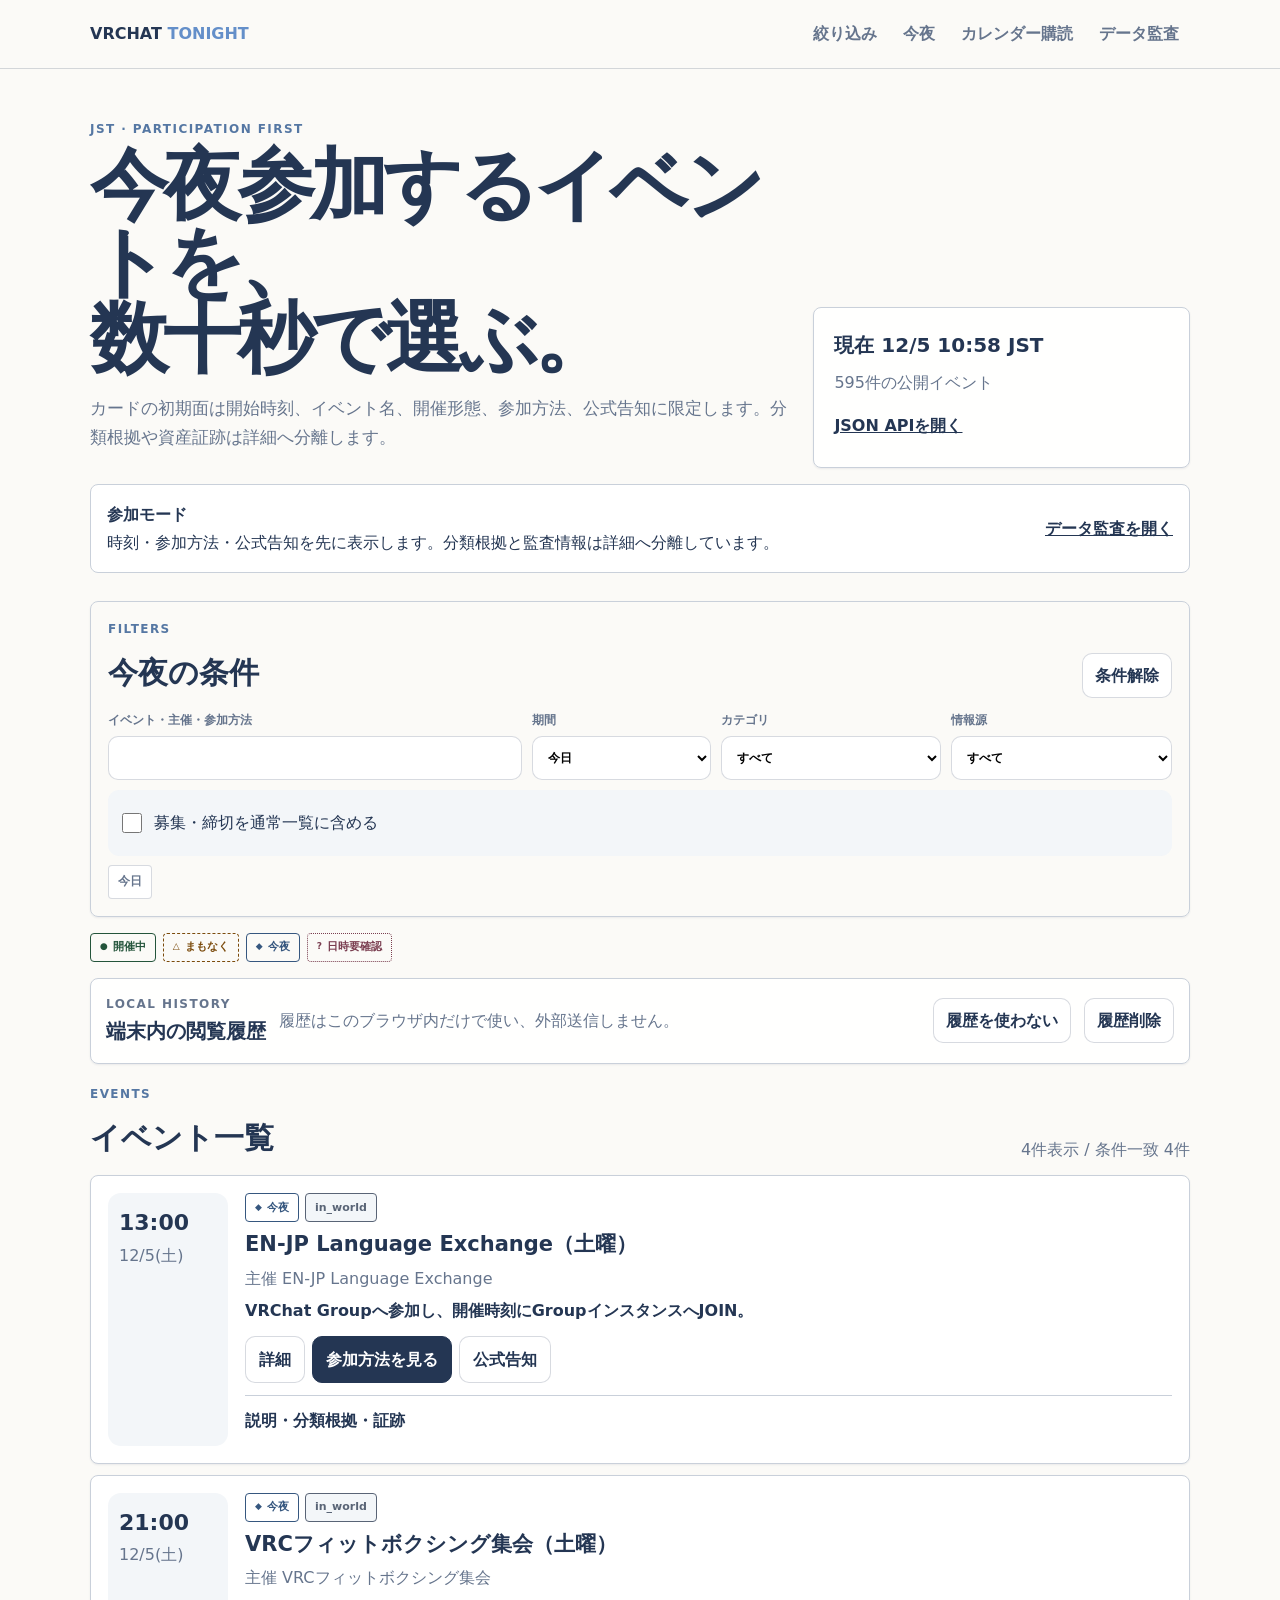
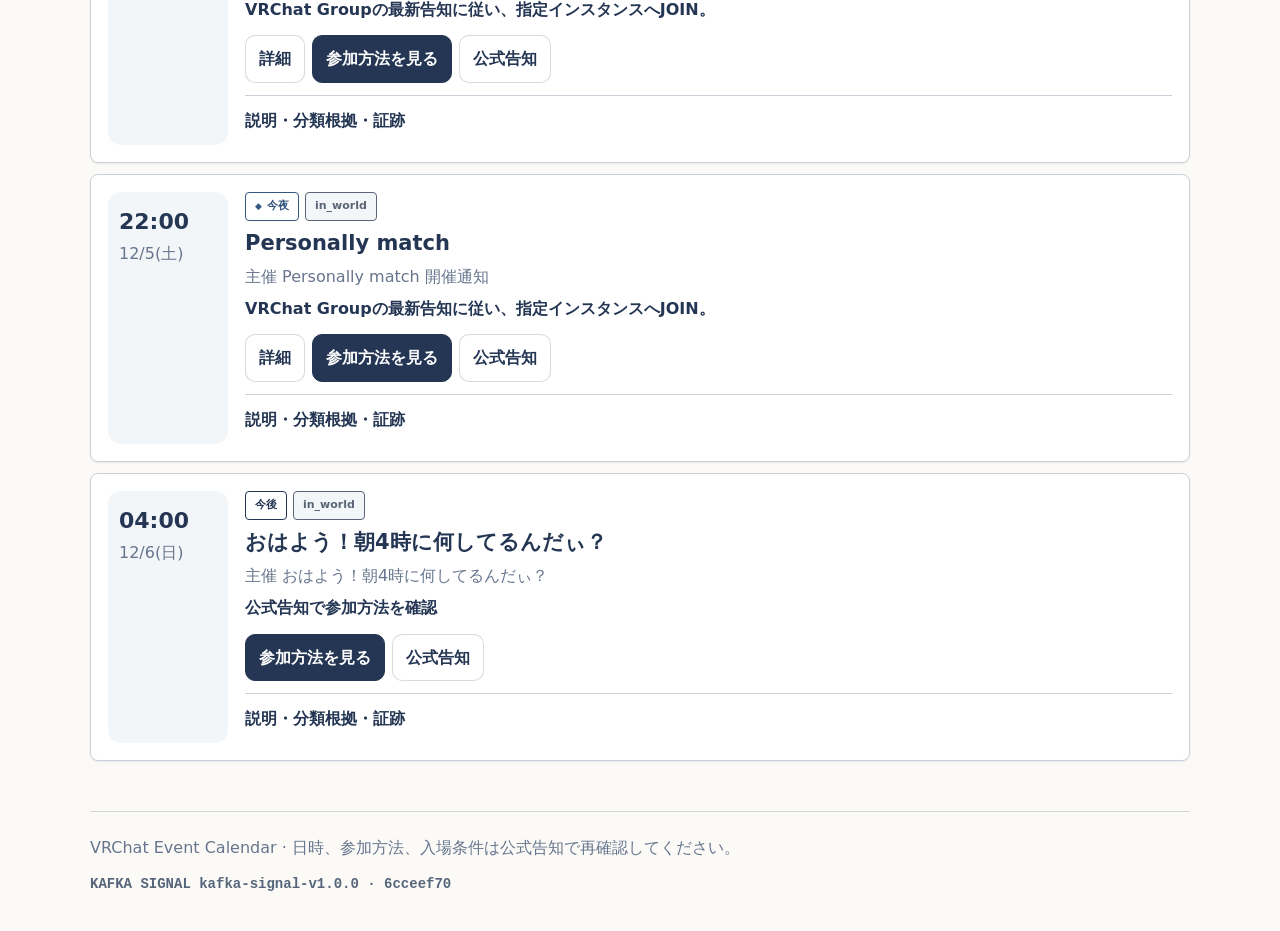
<file: tonight/index.html>
<!doctype html><html lang="ja"><head><meta charset="utf-8"><meta name="viewport" content="width=device-width,initial-scale=1,viewport-fit=cover"><meta name="description" content="VRChatの今夜参加できるイベントを、時刻、開催形態、参加方法、公式告知から選ぶモバイル優先カレンダー。"><meta name="theme-color" content="#fbfaf7"><meta name="kafka-signal-release" content="kafka-signal-v1.0.0"><meta name="kafka-signal-commit" content="6cceef70ab3ad5d15bad972aab0b23d954fc1fd8"><title>今夜のVRChat | Event Calendar</title><link rel="stylesheet" href="./tonight.css"><link rel="stylesheet" href="./kafka-signal.css"><script src="../analytics.js" data-config="../analytics-config.json" defer></script><script src="./tonight.js" defer></script><script src="./kafka-signal.js" defer></script></head><body><a class="skip" href="#events">イベント一覧へ移動</a><header><a href="./" class="brand" rel="home">VRCHAT <span>TONIGHT</span></a><nav><a href="#filters">絞り込み</a><a href="#events">今夜</a><a href="../calendar.ics">カレンダー購読</a><a href="../">データ監査</a></nav></header><main><section class="hero"><div><p class="eyebrow">JST · PARTICIPATION FIRST</p><h1>今夜参加するイベントを、<br>数十秒で選ぶ。</h1><p>カードの初期面は開始時刻、イベント名、開催形態、参加方法、公式告知に限定します。分類根拠や資産証跡は詳細へ分離します。</p></div><aside><strong id="now">現在時刻 —</strong><span id="data-status">イベント読込中</span><a href="../events.json">JSON APIを開く</a></aside></section><section id="filters" class="filters" aria-labelledby="filter-title"><div class="section-heading"><div><p class="eyebrow">FILTERS</p><h2 id="filter-title">今夜の条件</h2></div><button id="clear" type="button">条件解除</button></div><div class="filter-grid"><label class="search"><span>イベント・主催・参加方法</span><input id="q" type="search" autocomplete="off"></label><label><span>期間</span><select id="range"><option value="today">今日</option><option value="week">7日</option><option value="month">30日</option><option value="all">120日</option></select></label><label><span>カテゴリ</span><select id="category"><option value="all">すべて</option></select></label><label><span>情報源</span><select id="source"><option value="all">すべて</option></select></label></div><label class="deadline-toggle"><input id="deadlines" type="checkbox"><span>募集・締切を通常一覧に含める</span></label><div id="active" class="active" aria-live="polite"></div></section><section class="status-legend" aria-label="開催状態"><span class="event-state state-live">開催中</span><span class="event-state state-soon">まもなく</span><span class="event-state state-tonight">今夜</span><span class="event-state state-unknown">日時要確認</span></section><section class="recommendation" aria-labelledby="recommendation-title"><div><p class="eyebrow">LOCAL HISTORY</p><h2 id="recommendation-title">端末内の閲覧履歴</h2></div><p>履歴はこのブラウザ内だけで使い、外部送信しません。</p><button id="history-off" type="button" aria-pressed="false">履歴を使わない</button><button id="history-clear" type="button">履歴削除</button></section><section id="events" tabindex="-1" aria-labelledby="events-title"><div class="section-heading"><div><p class="eyebrow">EVENTS</p><h2 id="events-title">イベント一覧</h2></div><p id="summary" role="status">読み込み中</p></div><div id="loading" class="state">イベントを読み込んでいます。</div><div id="error" class="state error" role="alert" hidden></div><div id="empty" class="state" hidden>条件に一致するイベントがありません。</div><div id="list" class="event-list" aria-busy="true"></div><button id="more" type="button" hidden>さらに表示</button></section></main><template id="event-card"><article class="event-card"><div class="event-time"><strong></strong><span></span></div><div class="event-main"><div class="event-state-row"><span class="event-state"></span><span class="event-mode"></span></div><h3></h3><p class="event-host"></p><p class="participation"></p><div class="actions"><a class="action detail">詳細</a><a class="action primary" target="_blank" rel="noreferrer">参加方法を見る</a><a class="action official" target="_blank" rel="noreferrer">公式告知</a></div><details><summary>説明・分類根拠・証跡</summary><div class="details-body"><p class="description"></p><dl><div><dt>カテゴリ</dt><dd data-field="category"></dd></div><div><dt>確信度</dt><dd data-field="confidence"></dd></div><div><dt>情報源</dt><dd data-field="source"></dd></div><div><dt>分類根拠</dt><dd data-field="reason"></dd></div></dl><div class="proof"></div></div></details></div></article></template><footer>VRChat Event Calendar · 日時、参加方法、入場条件は公式告知で再確認してください。</footer></body></html>
</file>
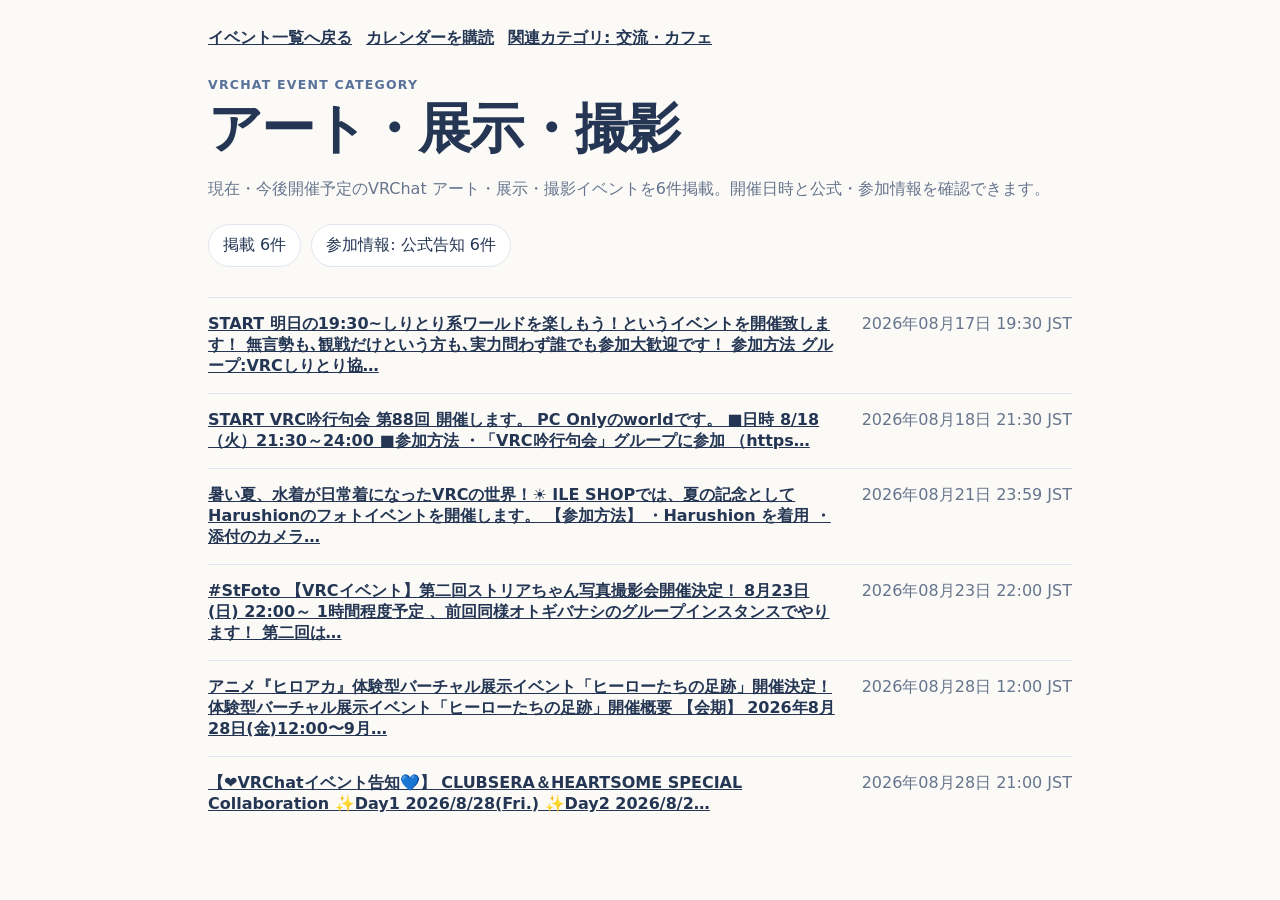
<file: categories/art/index.html>
<!doctype html>
<html lang="ja">
<head>
<meta charset="utf-8">
<meta name="viewport" content="width=device-width,initial-scale=1">
<title>VRChat アート・展示・撮影イベント一覧 | VRChatイベントカレンダー</title>
<meta name="description" content="現在・今後開催予定のVRChat アート・展示・撮影イベントを6件掲載。開催日時と公式・参加情報を確認できます。">
<meta name="robots" content="index,follow,max-image-preview:large,max-snippet:-1">
<link rel="canonical" href="https://kafka2306.github.io/cast_event_cal/categories/art/">
<meta property="og:type" content="website">
<meta property="og:locale" content="ja_JP">
<meta property="og:site_name" content="VRChatイベントカレンダー">
<meta property="og:title" content="VRChat アート・展示・撮影イベント一覧 | VRChatイベントカレンダー">
<meta property="og:description" content="現在・今後開催予定のVRChat アート・展示・撮影イベントを6件掲載。開催日時と公式・参加情報を確認できます。">
<meta property="og:url" content="https://kafka2306.github.io/cast_event_cal/categories/art/">
<meta name="twitter:card" content="summary">
<style>
:root{--bg:#fbfaf7;--surface:#fff;--ink:#243653;--muted:#66758d;--line:#dfe6ef}*{box-sizing:border-box}body{margin:0;background:var(--bg);color:var(--ink);font-family:Inter,ui-sans-serif,system-ui,-apple-system,"Noto Sans JP",sans-serif}main{width:min(900px,100%);margin:auto;padding:28px 18px 64px}a{color:inherit}nav{display:flex;gap:14px;flex-wrap:wrap;margin-bottom:28px}nav a{font-weight:700}.eyebrow{font-size:.78rem;font-weight:800;letter-spacing:.1em;color:#58729a}h1{font-size:clamp(1.9rem,6vw,3.4rem);line-height:1.08;letter-spacing:-.035em;margin:.5rem 0 1rem}.summary{line-height:1.8;color:var(--muted)}.facts{display:flex;gap:10px;flex-wrap:wrap;margin:20px 0}.fact{padding:10px 14px;border:1px solid var(--line);border-radius:999px;background:var(--surface)}ul{list-style:none;padding:0;margin:30px 0 0}li{display:flex;justify-content:space-between;gap:18px;padding:16px 0;border-top:1px solid var(--line)}li a{font-weight:800}li span{color:var(--muted);white-space:nowrap}@media(max-width:620px){li{display:grid;gap:5px}li span{white-space:normal}}
</style>
<script src="../../analytics.js" data-config="../../analytics-config.json" defer></script>
</head>
<body data-page-kind="category-landing" data-category="art">
<main>
<nav><a href="../../">イベント一覧へ戻る</a><a href="../../calendar.ics" data-track="calendar_download">カレンダーを購読</a><!-- category-related:start --><a href="../community/">関連カテゴリ: 交流・カフェ</a><!-- category-related:end --></nav>
<div class="eyebrow">VRCHAT EVENT CATEGORY</div>
<h1>アート・展示・撮影</h1>
<p class="summary">現在・今後開催予定のVRChat アート・展示・撮影イベントを6件掲載。開催日時と公式・参加情報を確認できます。</p>
<div class="facts"><span class="fact">掲載 6件</span><span class="fact">参加情報: 公式告知 6件</span></div>
<ul><li><a href="../../events/325910d30f13dddb193c/" data-track="event_detail_open" data-event-id="325910d30f13dddb193c" data-category="art">START 明日の19:30~しりとり系ワールドを楽しもう！というイベントを開催致します！ 無言勢も､観戦だけという方も､実力問わず誰でも参加大歓迎です！ 参加方法 グループ:VRCしりとり協…</a><span>2026年08月17日 19:30 JST</span></li><li><a href="../../events/ad5e673564a34d4a878f/" data-track="event_detail_open" data-event-id="ad5e673564a34d4a878f" data-category="art">START VRC吟行句会 第88回 開催します。 PC Onlyのworldです。 ■日時 8/18（火）21:30～24:00 ■参加方法 ・「VRC吟行句会」グループに参加 （https…</a><span>2026年08月18日 21:30 JST</span></li><li><a href="../../events/58a0405350c05ad98557/" data-track="event_detail_open" data-event-id="58a0405350c05ad98557" data-category="art">暑い夏、水着が日常着になったVRCの世界！☀️ ILE SHOPでは、夏の記念としてHarushionのフォトイベントを開催します。 【参加方法】 ・Harushion を着用 ・添付のカメラ…</a><span>2026年08月21日 23:59 JST</span></li><li><a href="../../events/a47328b1668f7c4c3e4f/" data-track="event_detail_open" data-event-id="a47328b1668f7c4c3e4f" data-category="art">#StFoto 【VRCイベント】第二回ストリアちゃん写真撮影会開催決定！ 8月23日 (日) 22:00～ 1時間程度予定 、前回同様オトギバナシのグループインスタンスでやります！ 第二回は…</a><span>2026年08月23日 22:00 JST</span></li><li><a href="../../events/abea3b51a844f8b8dbbb/" data-track="event_detail_open" data-event-id="abea3b51a844f8b8dbbb" data-category="art">アニメ『ヒロアカ』体験型バーチャル展示イベント「ヒーローたちの足跡」開催決定！ 体験型バーチャル展示イベント「ヒーローたちの足跡」開催概要 【会期】 2026年8月28日(金)12:00〜9月…</a><span>2026年08月28日 12:00 JST</span></li><li><a href="../../events/9c90a18d5c6d86f2935a/" data-track="event_detail_open" data-event-id="9c90a18d5c6d86f2935a" data-category="art">【❤VRChatイベント告知💙】 CLUBSERA＆HEARTSOME SPECIAL Collaboration ✨️Day1 2026/8/28(Fri.) ✨️Day2 2026/8/2…</a><span>2026年08月28日 21:00 JST</span></li></ul>
</main>
</body>
</html>
</file>
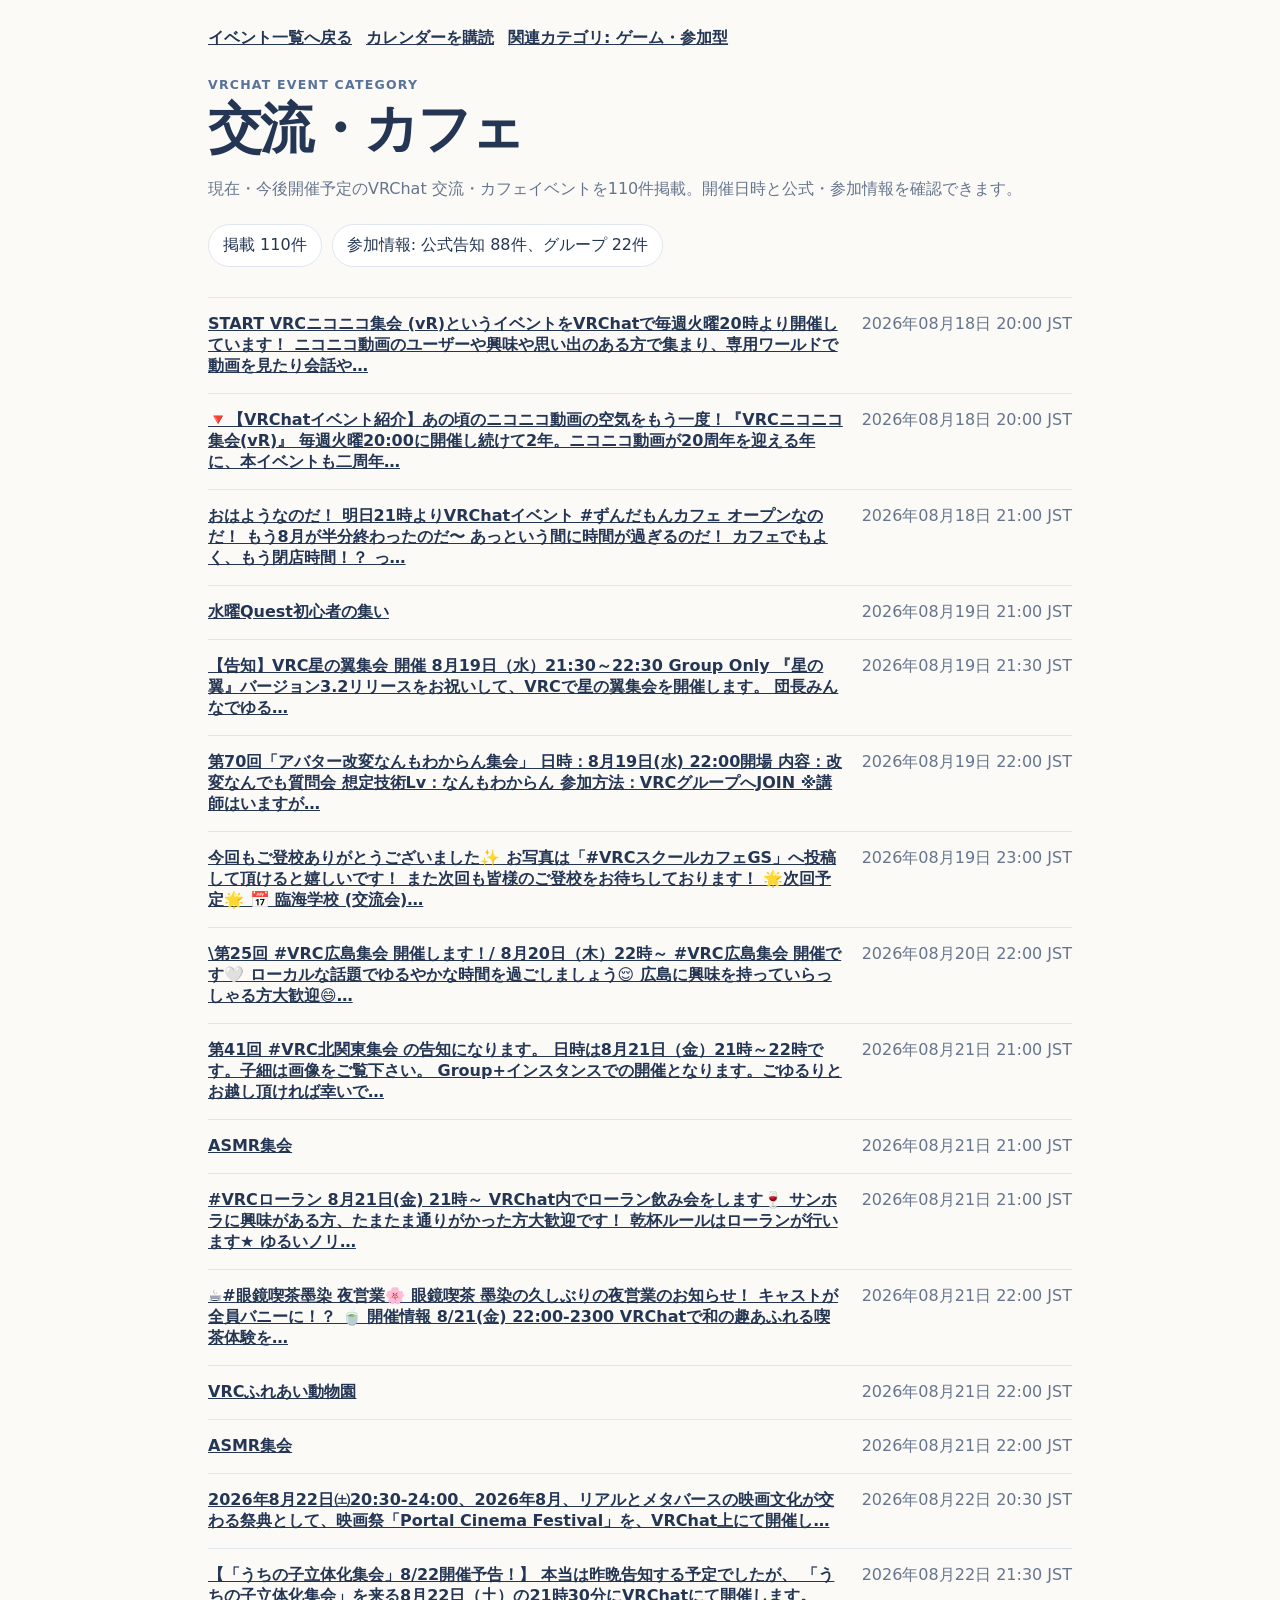
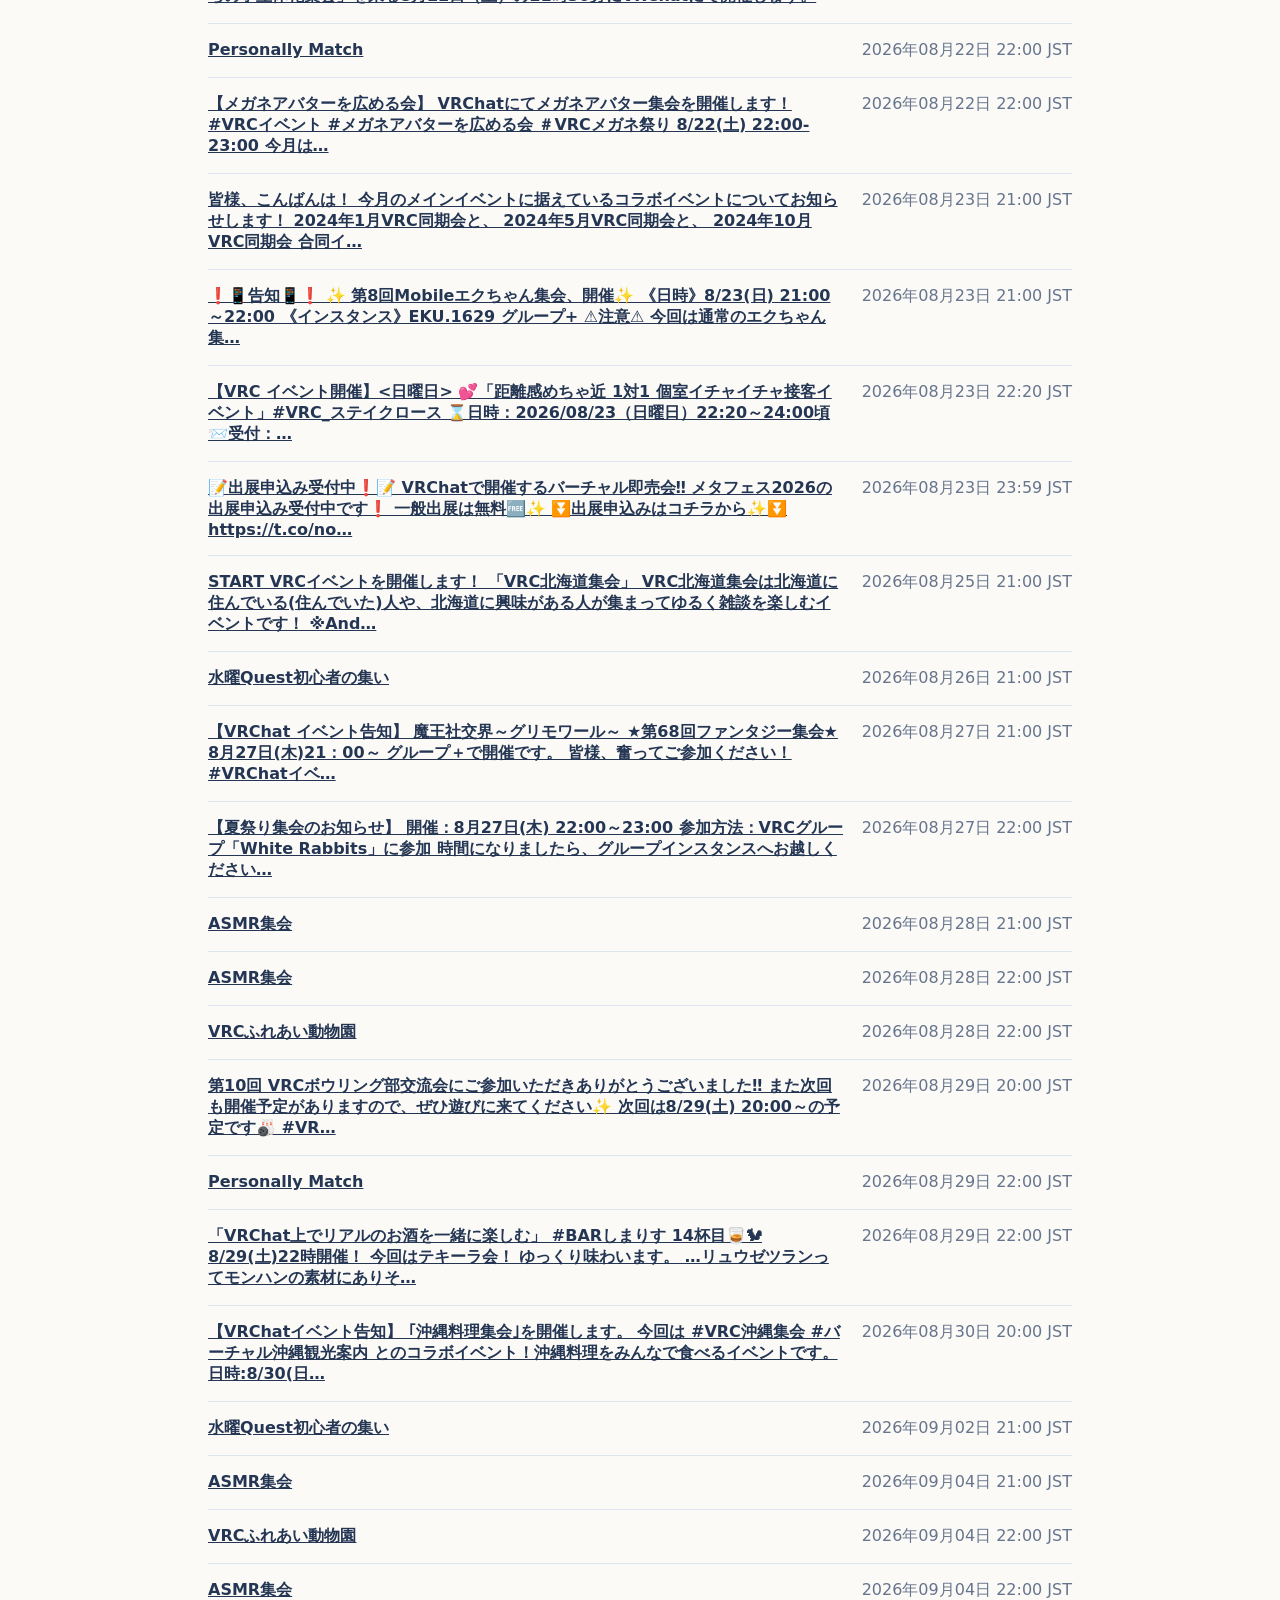
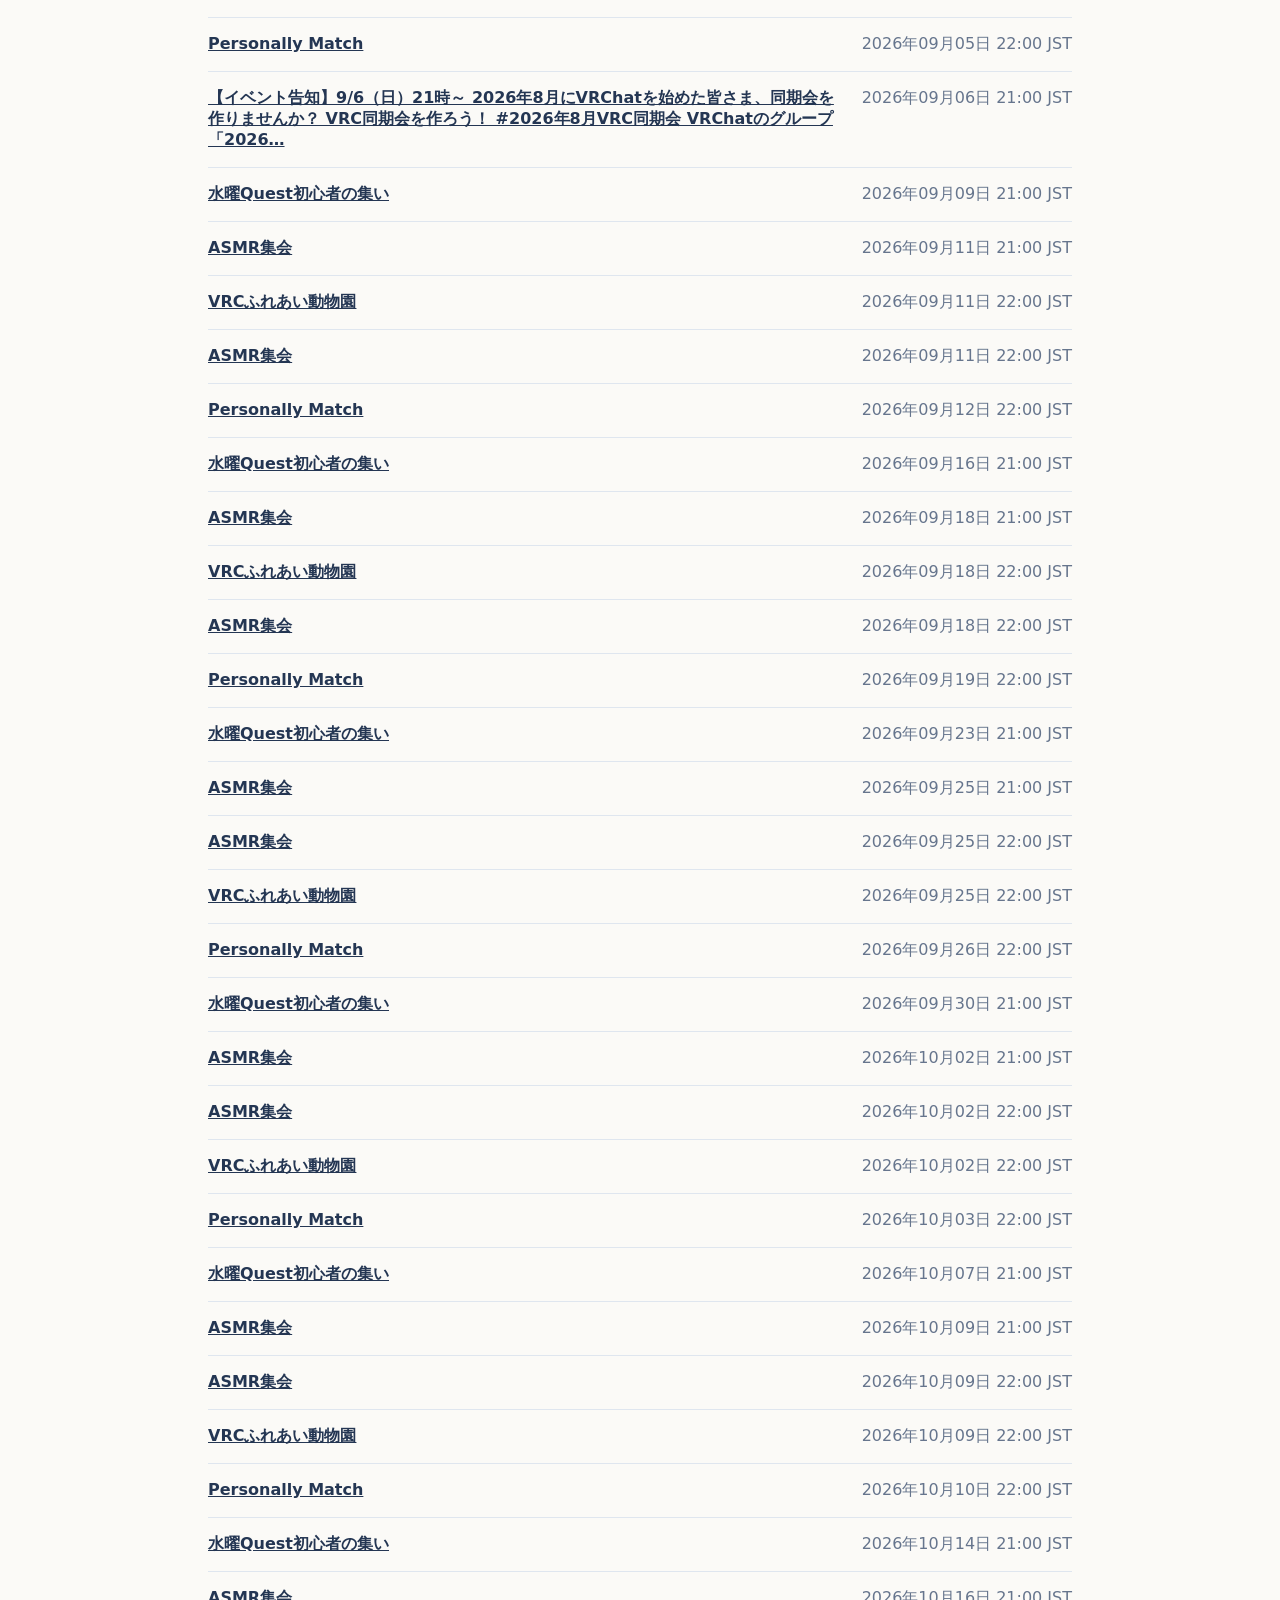
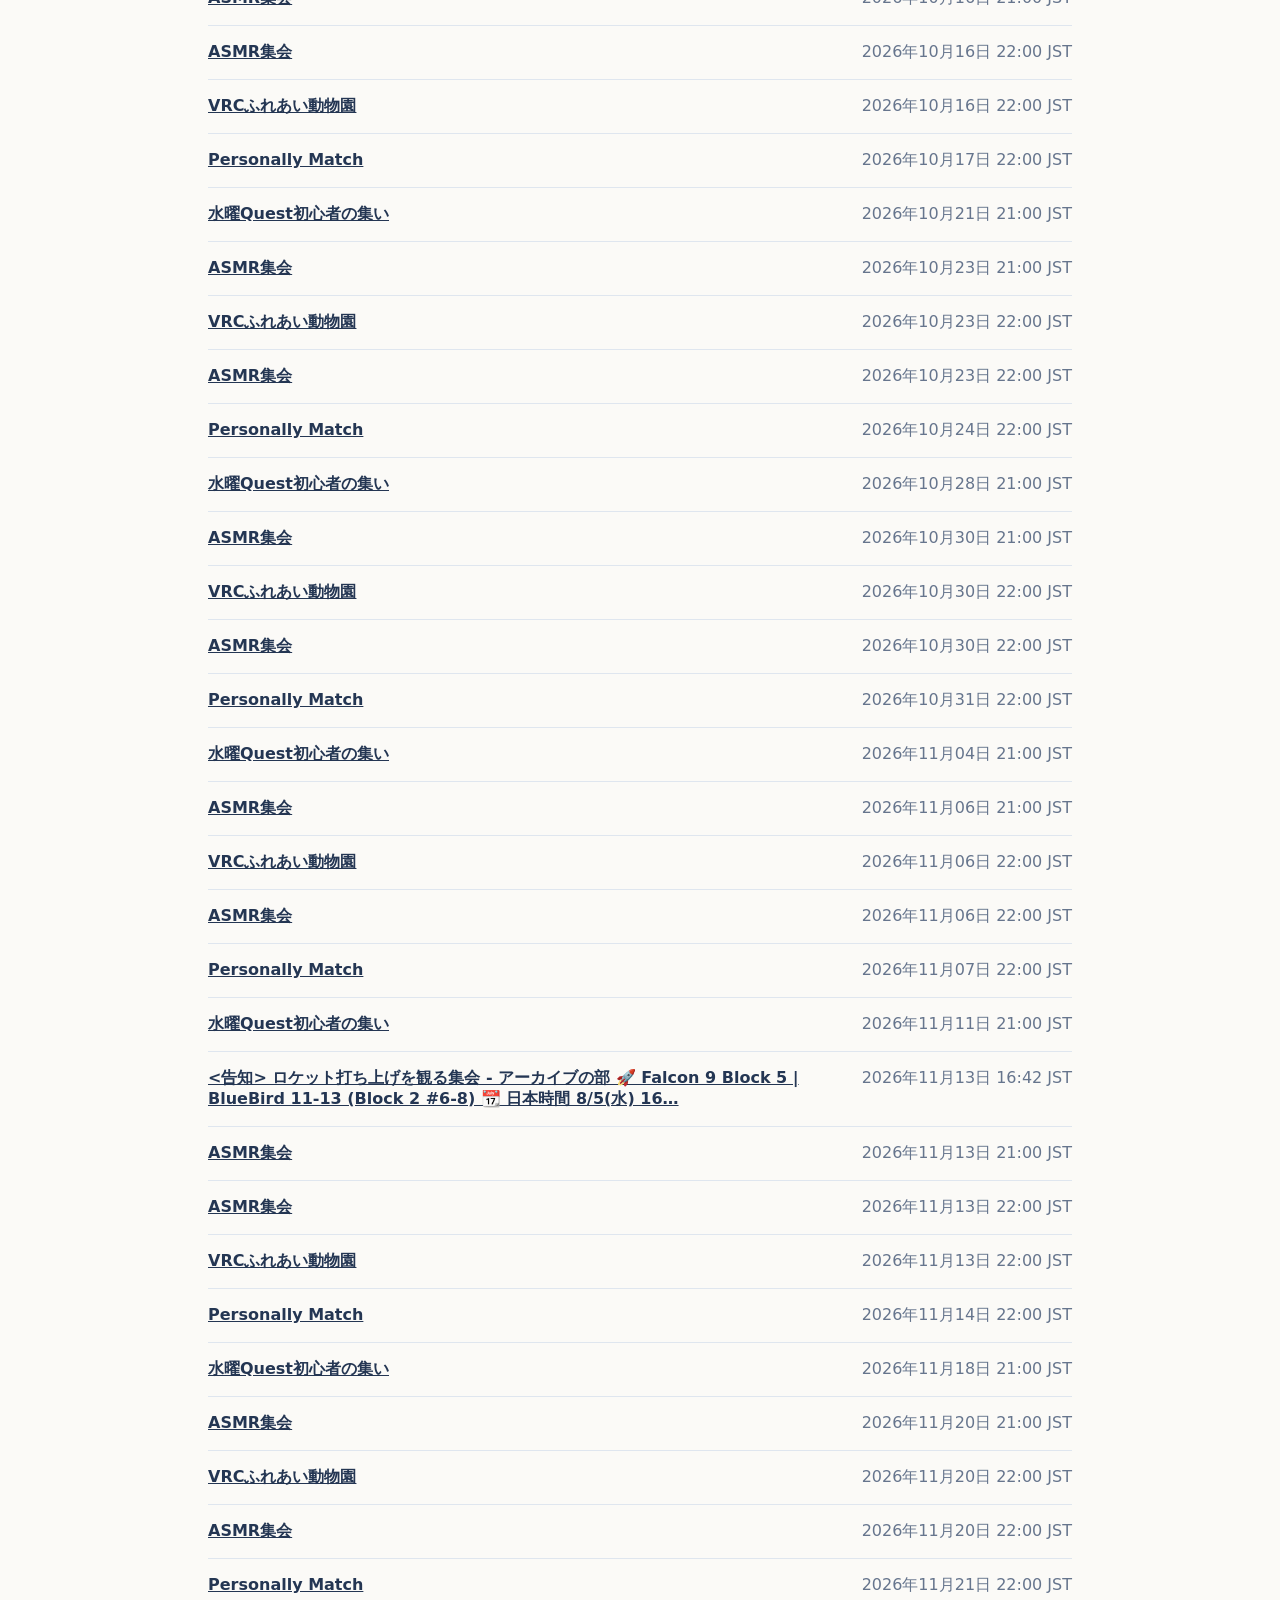
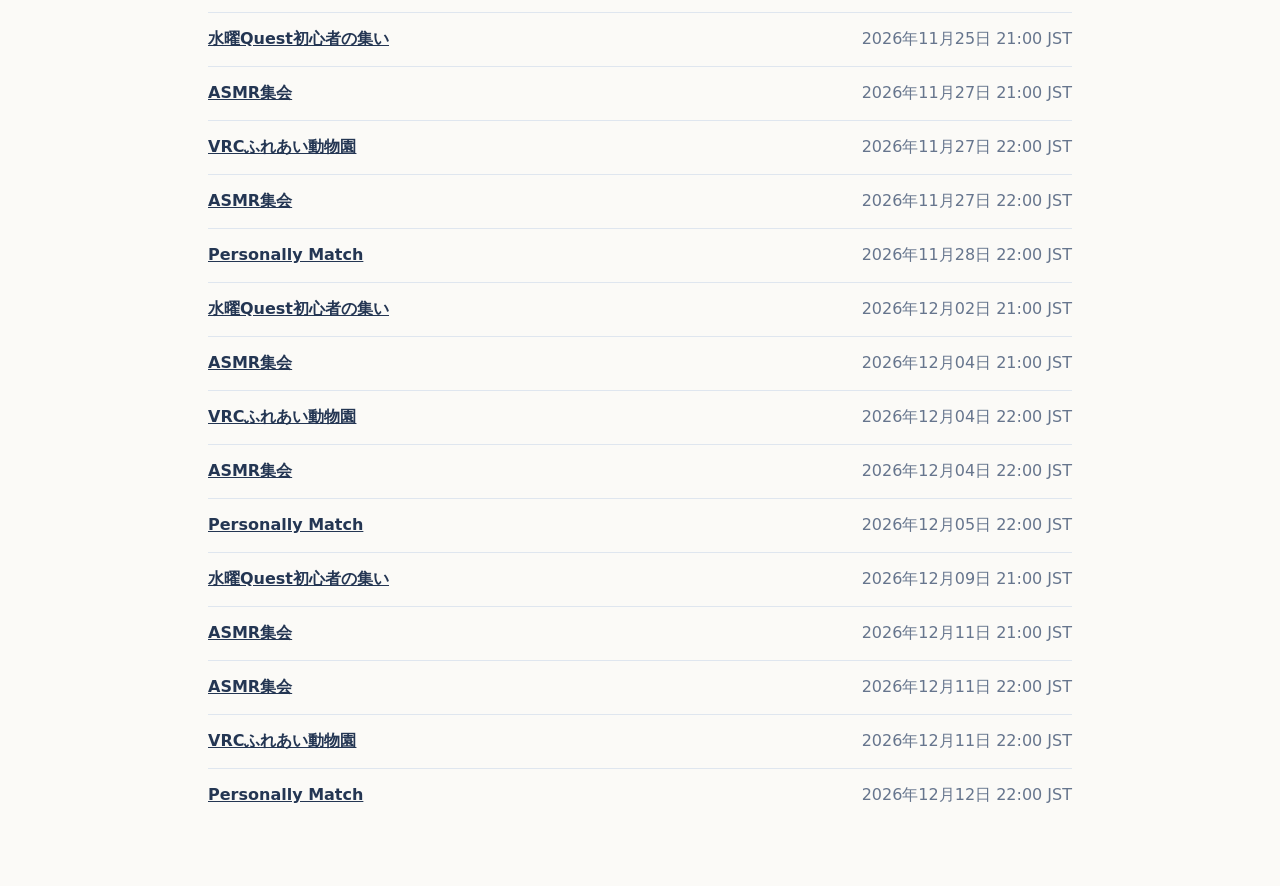
<file: categories/community/index.html>
<!doctype html>
<html lang="ja">
<head>
<meta charset="utf-8">
<meta name="viewport" content="width=device-width,initial-scale=1">
<title>VRChat 交流・カフェイベント一覧 | VRChatイベントカレンダー</title>
<meta name="description" content="現在・今後開催予定のVRChat 交流・カフェイベントを110件掲載。開催日時と公式・参加情報を確認できます。">
<meta name="robots" content="index,follow,max-image-preview:large,max-snippet:-1">
<link rel="canonical" href="https://kafka2306.github.io/cast_event_cal/categories/community/">
<meta property="og:type" content="website">
<meta property="og:locale" content="ja_JP">
<meta property="og:site_name" content="VRChatイベントカレンダー">
<meta property="og:title" content="VRChat 交流・カフェイベント一覧 | VRChatイベントカレンダー">
<meta property="og:description" content="現在・今後開催予定のVRChat 交流・カフェイベントを110件掲載。開催日時と公式・参加情報を確認できます。">
<meta property="og:url" content="https://kafka2306.github.io/cast_event_cal/categories/community/">
<meta name="twitter:card" content="summary">
<style>
:root{--bg:#fbfaf7;--surface:#fff;--ink:#243653;--muted:#66758d;--line:#dfe6ef}*{box-sizing:border-box}body{margin:0;background:var(--bg);color:var(--ink);font-family:Inter,ui-sans-serif,system-ui,-apple-system,"Noto Sans JP",sans-serif}main{width:min(900px,100%);margin:auto;padding:28px 18px 64px}a{color:inherit}nav{display:flex;gap:14px;flex-wrap:wrap;margin-bottom:28px}nav a{font-weight:700}.eyebrow{font-size:.78rem;font-weight:800;letter-spacing:.1em;color:#58729a}h1{font-size:clamp(1.9rem,6vw,3.4rem);line-height:1.08;letter-spacing:-.035em;margin:.5rem 0 1rem}.summary{line-height:1.8;color:var(--muted)}.facts{display:flex;gap:10px;flex-wrap:wrap;margin:20px 0}.fact{padding:10px 14px;border:1px solid var(--line);border-radius:999px;background:var(--surface)}ul{list-style:none;padding:0;margin:30px 0 0}li{display:flex;justify-content:space-between;gap:18px;padding:16px 0;border-top:1px solid var(--line)}li a{font-weight:800}li span{color:var(--muted);white-space:nowrap}@media(max-width:620px){li{display:grid;gap:5px}li span{white-space:normal}}
</style>
<script src="../../analytics.js" data-config="../../analytics-config.json" defer></script>
</head>
<body data-page-kind="category-landing" data-category="community">
<main>
<nav><a href="../../">イベント一覧へ戻る</a><a href="../../calendar.ics" data-track="calendar_download">カレンダーを購読</a><!-- category-related:start --><a href="../game/">関連カテゴリ: ゲーム・参加型</a><!-- category-related:end --></nav>
<div class="eyebrow">VRCHAT EVENT CATEGORY</div>
<h1>交流・カフェ</h1>
<p class="summary">現在・今後開催予定のVRChat 交流・カフェイベントを110件掲載。開催日時と公式・参加情報を確認できます。</p>
<div class="facts"><span class="fact">掲載 110件</span><span class="fact">参加情報: 公式告知 88件、グループ 22件</span></div>
<ul><li><a href="../../events/447ed3c34de08479cc32/" data-track="event_detail_open" data-event-id="447ed3c34de08479cc32" data-category="community">START VRCニコニコ集会 (vR)というイベントをVRChatで毎週火曜20時より開催しています！ ニコニコ動画のユーザーや興味や思い出のある方で集まり、専用ワールドで動画を見たり会話や…</a><span>2026年08月18日 20:00 JST</span></li><li><a href="../../events/50db74eeae9762b3c775/" data-track="event_detail_open" data-event-id="50db74eeae9762b3c775" data-category="community">🔻【VRChatイベント紹介】あの頃のニコニコ動画の空気をもう一度！『VRCニコニコ集会(vR)』 毎週火曜20:00に開催し続けて2年。ニコニコ動画が20周年を迎える年に、本イベントも二周年…</a><span>2026年08月18日 20:00 JST</span></li><li><a href="../../events/e6d7b86671a378681d6b/" data-track="event_detail_open" data-event-id="e6d7b86671a378681d6b" data-category="community">おはようなのだ！ 明日21時よりVRChatイベント #ずんだもんカフェ オープンなのだ！ もう8月が半分終わったのだ〜 あっという間に時間が過ぎるのだ！ カフェでもよく、もう閉店時間！？ っ…</a><span>2026年08月18日 21:00 JST</span></li><li><a href="../../events/cc1f3c1e1676a0dfa509/" data-track="event_detail_open" data-event-id="cc1f3c1e1676a0dfa509" data-category="community">水曜Quest初心者の集い</a><span>2026年08月19日 21:00 JST</span></li><li><a href="../../events/d49b5ac65eb51f46baa7/" data-track="event_detail_open" data-event-id="d49b5ac65eb51f46baa7" data-category="community">【告知】VRC星の翼集会 開催 8月19日（水）21:30～22:30 Group Only 『星の翼』バージョン3.2リリースをお祝いして、VRCで星の翼集会を開催します。 団長みんなでゆる…</a><span>2026年08月19日 21:30 JST</span></li><li><a href="../../events/350fafd5c8e156e1015f/" data-track="event_detail_open" data-event-id="350fafd5c8e156e1015f" data-category="community">第70回「アバター改変なんもわからん集会」 日時：8月19日(水) 22:00開場 内容：改変なんでも質問会 想定技術Lv：なんもわからん 参加方法：VRCグループへJOIN ※講師はいますが…</a><span>2026年08月19日 22:00 JST</span></li><li><a href="../../events/6c265d9ccded30c2a2f3/" data-track="event_detail_open" data-event-id="6c265d9ccded30c2a2f3" data-category="community">今回もご登校ありがとうございました✨ お写真は「#VRCスクールカフェGS」へ投稿して頂けると嬉しいです！ また次回も皆様のご登校をお待ちしております！ 🌟次回予定🌟 📅 臨海学校 (交流会)…</a><span>2026年08月19日 23:00 JST</span></li><li><a href="../../events/67a8935701de07d78a45/" data-track="event_detail_open" data-event-id="67a8935701de07d78a45" data-category="community">\第25回 #VRC広島集会 開催します！/ 8月20日（木）22時～ #VRC広島集会 開催です🤍 ローカルな話題でゆるやかな時間を過ごしましょう😌 広島に興味を持っていらっしゃる方大歓迎😄…</a><span>2026年08月20日 22:00 JST</span></li><li><a href="../../events/7d049901fb238dc35644/" data-track="event_detail_open" data-event-id="7d049901fb238dc35644" data-category="community">第41回 #VRC北関東集会 の告知になります。 日時は8月21日（金）21時～22時です。子細は画像をご覧下さい。 Group+インスタンスでの開催となります。ごゆるりとお越し頂ければ幸いで…</a><span>2026年08月21日 21:00 JST</span></li><li><a href="../../events/af74f6e6671714700d76/" data-track="event_detail_open" data-event-id="af74f6e6671714700d76" data-category="community">ASMR集会</a><span>2026年08月21日 21:00 JST</span></li><li><a href="../../events/ba07098b2b02a1cd76a2/" data-track="event_detail_open" data-event-id="ba07098b2b02a1cd76a2" data-category="community">#VRCローラン 8月21日(金) 21時～ VRChat内でローラン飲み会をします🍷 サンホラに興味がある方、たまたま通りがかった方大歓迎です！ 乾杯ルールはローランが行います★ ゆるいノリ…</a><span>2026年08月21日 21:00 JST</span></li><li><a href="../../events/30c6d3b397c371a95ee6/" data-track="event_detail_open" data-event-id="30c6d3b397c371a95ee6" data-category="community">☕#眼鏡喫茶墨染 夜営業🌸 眼鏡喫茶 墨染の久しぶりの夜営業のお知らせ！ キャストが全員バニーに！？ 🍵 開催情報 8/21(金) 22:00-2300 VRChatで和の趣あふれる喫茶体験を…</a><span>2026年08月21日 22:00 JST</span></li><li><a href="../../events/d4280842078f6b8fb31b/" data-track="event_detail_open" data-event-id="d4280842078f6b8fb31b" data-category="community">VRCふれあい動物園</a><span>2026年08月21日 22:00 JST</span></li><li><a href="../../events/d6711690fa914426a9b0/" data-track="event_detail_open" data-event-id="d6711690fa914426a9b0" data-category="community">ASMR集会</a><span>2026年08月21日 22:00 JST</span></li><li><a href="../../events/8c1d8ff497795b3863fb/" data-track="event_detail_open" data-event-id="8c1d8ff497795b3863fb" data-category="community">2026年8月22日㈯20:30-24:00、2026年8月、リアルとメタバースの映画文化が交わる祭典として、映画祭「Portal Cinema Festival」を、VRChat上にて開催し…</a><span>2026年08月22日 20:30 JST</span></li><li><a href="../../events/d9b953508166f1e0a096/" data-track="event_detail_open" data-event-id="d9b953508166f1e0a096" data-category="community">【「うちの子立体化集会」8/22開催予告！】 本当は昨晩告知する予定でしたが、 「うちの子立体化集会」を来る8月22日（土）の21時30分にVRChatにて開催します。</a><span>2026年08月22日 21:30 JST</span></li><li><a href="../../events/4ccea33ee9d5569ddb80/" data-track="event_detail_open" data-event-id="4ccea33ee9d5569ddb80" data-category="community">Personally Match</a><span>2026年08月22日 22:00 JST</span></li><li><a href="../../events/b2ff25ff78f3797d94c0/" data-track="event_detail_open" data-event-id="b2ff25ff78f3797d94c0" data-category="community">【メガネアバターを広める会】 VRChatにてメガネアバター集会を開催します！ #VRCイベント #メガネアバターを広める会 ＃VRCメガネ祭り 8/22(土) 22:00-23:00 今月は…</a><span>2026年08月22日 22:00 JST</span></li><li><a href="../../events/190a675927eb22344248/" data-track="event_detail_open" data-event-id="190a675927eb22344248" data-category="community">皆様、こんばんは！ 今月のメインイベントに据えているコラボイベントについてお知らせします！ 2024年1月VRC同期会と、 2024年5月VRC同期会と、 2024年10月VRC同期会 合同イ…</a><span>2026年08月23日 21:00 JST</span></li><li><a href="../../events/8d2c545762a4b7fbfc06/" data-track="event_detail_open" data-event-id="8d2c545762a4b7fbfc06" data-category="community">❗📱告知📱❗ ✨ 第8回Mobileエクちゃん集会、開催✨ 《日時》8/23(日) 21:00～22:00 《インスタンス》EKU.1629 グループ+ ⚠️注意⚠️ 今回は通常のエクちゃん集…</a><span>2026年08月23日 21:00 JST</span></li><li><a href="../../events/8a4314019a7e1522c356/" data-track="event_detail_open" data-event-id="8a4314019a7e1522c356" data-category="community">【VRC イベント開催】&lt;日曜日&gt; 💕「距離感めちゃ近 1対1 個室イチャイチャ接客イベント」#VRC_ステイクロース ⌛日時：2026/08/23（日曜日）22:20～24:00頃 📨受付：…</a><span>2026年08月23日 22:20 JST</span></li><li><a href="../../events/558beabacadd0072a133/" data-track="event_detail_open" data-event-id="558beabacadd0072a133" data-category="community">📝出展申込み受付中❗📝 VRChatで開催するバーチャル即売会‼️ メタフェス2026の出展申込み受付中です❗ 一般出展は無料🆓✨ ⏬出展申込みはコチラから✨⏬ https://t.co/no…</a><span>2026年08月23日 23:59 JST</span></li><li><a href="../../events/781a776c7a204861487e/" data-track="event_detail_open" data-event-id="781a776c7a204861487e" data-category="community">START VRCイベントを開催します！ 「VRC北海道集会」 VRC北海道集会は北海道に住んでいる(住んでいた)人や、北海道に興味がある人が集まってゆるく雑談を楽しむイベントです！ ※And…</a><span>2026年08月25日 21:00 JST</span></li><li><a href="../../events/6e2f3ea8d81a67d5b9e7/" data-track="event_detail_open" data-event-id="6e2f3ea8d81a67d5b9e7" data-category="community">水曜Quest初心者の集い</a><span>2026年08月26日 21:00 JST</span></li><li><a href="../../events/4a42cbc1116c1c329f2f/" data-track="event_detail_open" data-event-id="4a42cbc1116c1c329f2f" data-category="community">【VRChat イベント告知】 魔王社交界～グリモワール～ ★第68回ファンタジー集会★ 8月27日(木)21：00～ グループ＋で開催です。 皆様、奮ってご参加ください！ #VRChatイベ…</a><span>2026年08月27日 21:00 JST</span></li><li><a href="../../events/e3ab837d46e1c5055361/" data-track="event_detail_open" data-event-id="e3ab837d46e1c5055361" data-category="community">【夏祭り集会のお知らせ】 開催：8月27日(木) 22:00～23:00 参加方法：VRCグループ「White Rabbits」に参加 時間になりましたら、グループインスタンスへお越しください…</a><span>2026年08月27日 22:00 JST</span></li><li><a href="../../events/70a1ac443d160097cdff/" data-track="event_detail_open" data-event-id="70a1ac443d160097cdff" data-category="community">ASMR集会</a><span>2026年08月28日 21:00 JST</span></li><li><a href="../../events/70819c5fdc183893bafc/" data-track="event_detail_open" data-event-id="70819c5fdc183893bafc" data-category="community">ASMR集会</a><span>2026年08月28日 22:00 JST</span></li><li><a href="../../events/dee591ddd4f7c2722220/" data-track="event_detail_open" data-event-id="dee591ddd4f7c2722220" data-category="community">VRCふれあい動物園</a><span>2026年08月28日 22:00 JST</span></li><li><a href="../../events/0f9cd7a1b94661ffaa54/" data-track="event_detail_open" data-event-id="0f9cd7a1b94661ffaa54" data-category="community">第10回 VRCボウリング部交流会にご参加いただきありがとうございました‼️ また次回も開催予定がありますので、ぜひ遊びに来てください✨ 次回は8/29(土) 20:00～の予定です🎳 #VR…</a><span>2026年08月29日 20:00 JST</span></li><li><a href="../../events/c58e5157fb617121fe99/" data-track="event_detail_open" data-event-id="c58e5157fb617121fe99" data-category="community">Personally Match</a><span>2026年08月29日 22:00 JST</span></li><li><a href="../../events/f227985a480cf03abad2/" data-track="event_detail_open" data-event-id="f227985a480cf03abad2" data-category="community">「VRChat上でリアルのお酒を一緒に楽しむ」 #BARしまりす 14杯目🥃🐿 8/29(土)22時開催！ 今回はテキーラ会！ ゆっくり味わいます。 …リュウゼツランってモンハンの素材にありそ…</a><span>2026年08月29日 22:00 JST</span></li><li><a href="../../events/occ_3882085e706a7ac2abad/" data-track="event_detail_open" data-event-id="occ_3882085e706a7ac2abad" data-category="community">【VRChatイベント告知】 ｢沖縄料理集会｣を開催します。 今回は #VRC沖縄集会 #バーチャル沖縄観光案内 とのコラボイベント！沖縄料理をみんなで食べるイベントです。 日時:8/30(日…</a><span>2026年08月30日 20:00 JST</span></li><li><a href="../../events/8f81eab75cbde8ec4f55/" data-track="event_detail_open" data-event-id="8f81eab75cbde8ec4f55" data-category="community">水曜Quest初心者の集い</a><span>2026年09月02日 21:00 JST</span></li><li><a href="../../events/a14f20fe7094aa15a92f/" data-track="event_detail_open" data-event-id="a14f20fe7094aa15a92f" data-category="community">ASMR集会</a><span>2026年09月04日 21:00 JST</span></li><li><a href="../../events/8969c5512a978751d7c0/" data-track="event_detail_open" data-event-id="8969c5512a978751d7c0" data-category="community">VRCふれあい動物園</a><span>2026年09月04日 22:00 JST</span></li><li><a href="../../events/a9845ddf5db0d93a6be1/" data-track="event_detail_open" data-event-id="a9845ddf5db0d93a6be1" data-category="community">ASMR集会</a><span>2026年09月04日 22:00 JST</span></li><li><a href="../../events/836d27c0533171ce9c7f/" data-track="event_detail_open" data-event-id="836d27c0533171ce9c7f" data-category="community">Personally Match</a><span>2026年09月05日 22:00 JST</span></li><li><a href="../../events/57997568519372e1bff4/" data-track="event_detail_open" data-event-id="57997568519372e1bff4" data-category="community">【イベント告知】9/6（日）21時～ 2026年8月にVRChatを始めた皆さま、同期会を作りませんか？ VRC同期会を作ろう！ #2026年8月VRC同期会 VRChatのグループ「2026…</a><span>2026年09月06日 21:00 JST</span></li><li><a href="../../events/ded1a1769800162430f7/" data-track="event_detail_open" data-event-id="ded1a1769800162430f7" data-category="community">水曜Quest初心者の集い</a><span>2026年09月09日 21:00 JST</span></li><li><a href="../../events/887a1bdb2d359a15eaca/" data-track="event_detail_open" data-event-id="887a1bdb2d359a15eaca" data-category="community">ASMR集会</a><span>2026年09月11日 21:00 JST</span></li><li><a href="../../events/029d9041360d1e8df457/" data-track="event_detail_open" data-event-id="029d9041360d1e8df457" data-category="community">VRCふれあい動物園</a><span>2026年09月11日 22:00 JST</span></li><li><a href="../../events/9b711f0d0ca254e9bc67/" data-track="event_detail_open" data-event-id="9b711f0d0ca254e9bc67" data-category="community">ASMR集会</a><span>2026年09月11日 22:00 JST</span></li><li><a href="../../events/a38cd1ab39f5e526f0a6/" data-track="event_detail_open" data-event-id="a38cd1ab39f5e526f0a6" data-category="community">Personally Match</a><span>2026年09月12日 22:00 JST</span></li><li><a href="../../events/578a900171845bfcbaa8/" data-track="event_detail_open" data-event-id="578a900171845bfcbaa8" data-category="community">水曜Quest初心者の集い</a><span>2026年09月16日 21:00 JST</span></li><li><a href="../../events/454d27d161c73282a481/" data-track="event_detail_open" data-event-id="454d27d161c73282a481" data-category="community">ASMR集会</a><span>2026年09月18日 21:00 JST</span></li><li><a href="../../events/307618f4e19c079a3a39/" data-track="event_detail_open" data-event-id="307618f4e19c079a3a39" data-category="community">VRCふれあい動物園</a><span>2026年09月18日 22:00 JST</span></li><li><a href="../../events/812cd4c577e8585cb0d7/" data-track="event_detail_open" data-event-id="812cd4c577e8585cb0d7" data-category="community">ASMR集会</a><span>2026年09月18日 22:00 JST</span></li><li><a href="../../events/67ed0c13501631a5ae5a/" data-track="event_detail_open" data-event-id="67ed0c13501631a5ae5a" data-category="community">Personally Match</a><span>2026年09月19日 22:00 JST</span></li><li><a href="../../events/d5acc013350f535c52ef/" data-track="event_detail_open" data-event-id="d5acc013350f535c52ef" data-category="community">水曜Quest初心者の集い</a><span>2026年09月23日 21:00 JST</span></li><li><a href="../../events/aac5df8586a3e44e3ee5/" data-track="event_detail_open" data-event-id="aac5df8586a3e44e3ee5" data-category="community">ASMR集会</a><span>2026年09月25日 21:00 JST</span></li><li><a href="../../events/800d1f54a1e67919f587/" data-track="event_detail_open" data-event-id="800d1f54a1e67919f587" data-category="community">ASMR集会</a><span>2026年09月25日 22:00 JST</span></li><li><a href="../../events/d8c90c121f41bc96a0a4/" data-track="event_detail_open" data-event-id="d8c90c121f41bc96a0a4" data-category="community">VRCふれあい動物園</a><span>2026年09月25日 22:00 JST</span></li><li><a href="../../events/179d0d0fed9e0ae2766b/" data-track="event_detail_open" data-event-id="179d0d0fed9e0ae2766b" data-category="community">Personally Match</a><span>2026年09月26日 22:00 JST</span></li><li><a href="../../events/02bc48b57a58fc0932d9/" data-track="event_detail_open" data-event-id="02bc48b57a58fc0932d9" data-category="community">水曜Quest初心者の集い</a><span>2026年09月30日 21:00 JST</span></li><li><a href="../../events/d78138f3d49b4ae266c4/" data-track="event_detail_open" data-event-id="d78138f3d49b4ae266c4" data-category="community">ASMR集会</a><span>2026年10月02日 21:00 JST</span></li><li><a href="../../events/07c3fe71db0e7d8a56cb/" data-track="event_detail_open" data-event-id="07c3fe71db0e7d8a56cb" data-category="community">ASMR集会</a><span>2026年10月02日 22:00 JST</span></li><li><a href="../../events/3f167267cc539d7d15c8/" data-track="event_detail_open" data-event-id="3f167267cc539d7d15c8" data-category="community">VRCふれあい動物園</a><span>2026年10月02日 22:00 JST</span></li><li><a href="../../events/80dfdb07298a86ecd2e1/" data-track="event_detail_open" data-event-id="80dfdb07298a86ecd2e1" data-category="community">Personally Match</a><span>2026年10月03日 22:00 JST</span></li><li><a href="../../events/1f3bc381901ce7253f72/" data-track="event_detail_open" data-event-id="1f3bc381901ce7253f72" data-category="community">水曜Quest初心者の集い</a><span>2026年10月07日 21:00 JST</span></li><li><a href="../../events/b32873723b1fdf637639/" data-track="event_detail_open" data-event-id="b32873723b1fdf637639" data-category="community">ASMR集会</a><span>2026年10月09日 21:00 JST</span></li><li><a href="../../events/50fc9975dd112764ae84/" data-track="event_detail_open" data-event-id="50fc9975dd112764ae84" data-category="community">ASMR集会</a><span>2026年10月09日 22:00 JST</span></li><li><a href="../../events/c9f65e4511edd38a5b30/" data-track="event_detail_open" data-event-id="c9f65e4511edd38a5b30" data-category="community">VRCふれあい動物園</a><span>2026年10月09日 22:00 JST</span></li><li><a href="../../events/eeb314a8d54890534b60/" data-track="event_detail_open" data-event-id="eeb314a8d54890534b60" data-category="community">Personally Match</a><span>2026年10月10日 22:00 JST</span></li><li><a href="../../events/ccf4ada44505d1e3b5fe/" data-track="event_detail_open" data-event-id="ccf4ada44505d1e3b5fe" data-category="community">水曜Quest初心者の集い</a><span>2026年10月14日 21:00 JST</span></li><li><a href="../../events/273eb97a737a6a3da2cd/" data-track="event_detail_open" data-event-id="273eb97a737a6a3da2cd" data-category="community">ASMR集会</a><span>2026年10月16日 21:00 JST</span></li><li><a href="../../events/975d15c557c87c8bc83e/" data-track="event_detail_open" data-event-id="975d15c557c87c8bc83e" data-category="community">ASMR集会</a><span>2026年10月16日 22:00 JST</span></li><li><a href="../../events/a4b8872bc84c14621ea4/" data-track="event_detail_open" data-event-id="a4b8872bc84c14621ea4" data-category="community">VRCふれあい動物園</a><span>2026年10月16日 22:00 JST</span></li><li><a href="../../events/5ccad66b6befcc836612/" data-track="event_detail_open" data-event-id="5ccad66b6befcc836612" data-category="community">Personally Match</a><span>2026年10月17日 22:00 JST</span></li><li><a href="../../events/c2020815d83526e0332e/" data-track="event_detail_open" data-event-id="c2020815d83526e0332e" data-category="community">水曜Quest初心者の集い</a><span>2026年10月21日 21:00 JST</span></li><li><a href="../../events/a4b7d64e7f767f4a4b2f/" data-track="event_detail_open" data-event-id="a4b7d64e7f767f4a4b2f" data-category="community">ASMR集会</a><span>2026年10月23日 21:00 JST</span></li><li><a href="../../events/136ab822c00908d6c052/" data-track="event_detail_open" data-event-id="136ab822c00908d6c052" data-category="community">VRCふれあい動物園</a><span>2026年10月23日 22:00 JST</span></li><li><a href="../../events/3242c5ae207798ade024/" data-track="event_detail_open" data-event-id="3242c5ae207798ade024" data-category="community">ASMR集会</a><span>2026年10月23日 22:00 JST</span></li><li><a href="../../events/0ea6c634032e01172a77/" data-track="event_detail_open" data-event-id="0ea6c634032e01172a77" data-category="community">Personally Match</a><span>2026年10月24日 22:00 JST</span></li><li><a href="../../events/b1d6c6f9be070044a2ed/" data-track="event_detail_open" data-event-id="b1d6c6f9be070044a2ed" data-category="community">水曜Quest初心者の集い</a><span>2026年10月28日 21:00 JST</span></li><li><a href="../../events/9888338a738178eb90dc/" data-track="event_detail_open" data-event-id="9888338a738178eb90dc" data-category="community">ASMR集会</a><span>2026年10月30日 21:00 JST</span></li><li><a href="../../events/67aa4c2afda9341f0e3c/" data-track="event_detail_open" data-event-id="67aa4c2afda9341f0e3c" data-category="community">VRCふれあい動物園</a><span>2026年10月30日 22:00 JST</span></li><li><a href="../../events/c840dbf54cf1b75da676/" data-track="event_detail_open" data-event-id="c840dbf54cf1b75da676" data-category="community">ASMR集会</a><span>2026年10月30日 22:00 JST</span></li><li><a href="../../events/da1ee339c88367d80e75/" data-track="event_detail_open" data-event-id="da1ee339c88367d80e75" data-category="community">Personally Match</a><span>2026年10月31日 22:00 JST</span></li><li><a href="../../events/df152579e48ee6f297a7/" data-track="event_detail_open" data-event-id="df152579e48ee6f297a7" data-category="community">水曜Quest初心者の集い</a><span>2026年11月04日 21:00 JST</span></li><li><a href="../../events/aa053f82e1aa1a710400/" data-track="event_detail_open" data-event-id="aa053f82e1aa1a710400" data-category="community">ASMR集会</a><span>2026年11月06日 21:00 JST</span></li><li><a href="../../events/3300684c89c8021faf45/" data-track="event_detail_open" data-event-id="3300684c89c8021faf45" data-category="community">VRCふれあい動物園</a><span>2026年11月06日 22:00 JST</span></li><li><a href="../../events/682cc49324c0d67c68e1/" data-track="event_detail_open" data-event-id="682cc49324c0d67c68e1" data-category="community">ASMR集会</a><span>2026年11月06日 22:00 JST</span></li><li><a href="../../events/89043d3e5f382c52dc6d/" data-track="event_detail_open" data-event-id="89043d3e5f382c52dc6d" data-category="community">Personally Match</a><span>2026年11月07日 22:00 JST</span></li><li><a href="../../events/44744b02aa928e0b4d8a/" data-track="event_detail_open" data-event-id="44744b02aa928e0b4d8a" data-category="community">水曜Quest初心者の集い</a><span>2026年11月11日 21:00 JST</span></li><li><a href="../../events/939bf31f1bb96f10f514/" data-track="event_detail_open" data-event-id="939bf31f1bb96f10f514" data-category="community">&lt;告知&gt; ロケット打ち上げを観る集会 - アーカイブの部 🚀 Falcon 9 Block 5 | BlueBird 11-13 (Block 2 #6-8) 📆 日本時間 8/5(水) 16…</a><span>2026年11月13日 16:42 JST</span></li><li><a href="../../events/1b2cd7c7f48d21a734bc/" data-track="event_detail_open" data-event-id="1b2cd7c7f48d21a734bc" data-category="community">ASMR集会</a><span>2026年11月13日 21:00 JST</span></li><li><a href="../../events/b1e743e63ebad0492dad/" data-track="event_detail_open" data-event-id="b1e743e63ebad0492dad" data-category="community">ASMR集会</a><span>2026年11月13日 22:00 JST</span></li><li><a href="../../events/cb6bf839954c6164f976/" data-track="event_detail_open" data-event-id="cb6bf839954c6164f976" data-category="community">VRCふれあい動物園</a><span>2026年11月13日 22:00 JST</span></li><li><a href="../../events/5961d13ea5f4999dee52/" data-track="event_detail_open" data-event-id="5961d13ea5f4999dee52" data-category="community">Personally Match</a><span>2026年11月14日 22:00 JST</span></li><li><a href="../../events/57241c4e72b81827e7ef/" data-track="event_detail_open" data-event-id="57241c4e72b81827e7ef" data-category="community">水曜Quest初心者の集い</a><span>2026年11月18日 21:00 JST</span></li><li><a href="../../events/74976e1c0fcbf0732eaf/" data-track="event_detail_open" data-event-id="74976e1c0fcbf0732eaf" data-category="community">ASMR集会</a><span>2026年11月20日 21:00 JST</span></li><li><a href="../../events/b1adece572dea5dcf4a8/" data-track="event_detail_open" data-event-id="b1adece572dea5dcf4a8" data-category="community">VRCふれあい動物園</a><span>2026年11月20日 22:00 JST</span></li><li><a href="../../events/f6d056c8c259d034ec67/" data-track="event_detail_open" data-event-id="f6d056c8c259d034ec67" data-category="community">ASMR集会</a><span>2026年11月20日 22:00 JST</span></li><li><a href="../../events/039a375963dceb263977/" data-track="event_detail_open" data-event-id="039a375963dceb263977" data-category="community">Personally Match</a><span>2026年11月21日 22:00 JST</span></li><li><a href="../../events/ee7b7f0853f14b163478/" data-track="event_detail_open" data-event-id="ee7b7f0853f14b163478" data-category="community">水曜Quest初心者の集い</a><span>2026年11月25日 21:00 JST</span></li><li><a href="../../events/5b9ca1a3e706a68b5602/" data-track="event_detail_open" data-event-id="5b9ca1a3e706a68b5602" data-category="community">ASMR集会</a><span>2026年11月27日 21:00 JST</span></li><li><a href="../../events/03cc45edaab9773f9b25/" data-track="event_detail_open" data-event-id="03cc45edaab9773f9b25" data-category="community">VRCふれあい動物園</a><span>2026年11月27日 22:00 JST</span></li><li><a href="../../events/c550b71ecbb5c29c3191/" data-track="event_detail_open" data-event-id="c550b71ecbb5c29c3191" data-category="community">ASMR集会</a><span>2026年11月27日 22:00 JST</span></li><li><a href="../../events/ac73165c4c69ad310fc5/" data-track="event_detail_open" data-event-id="ac73165c4c69ad310fc5" data-category="community">Personally Match</a><span>2026年11月28日 22:00 JST</span></li><li><a href="../../events/7c026788744eade2637d/" data-track="event_detail_open" data-event-id="7c026788744eade2637d" data-category="community">水曜Quest初心者の集い</a><span>2026年12月02日 21:00 JST</span></li><li><a href="../../events/b40b3f9f3acec693adfa/" data-track="event_detail_open" data-event-id="b40b3f9f3acec693adfa" data-category="community">ASMR集会</a><span>2026年12月04日 21:00 JST</span></li><li><a href="../../events/157db7487dd5197fbcb6/" data-track="event_detail_open" data-event-id="157db7487dd5197fbcb6" data-category="community">VRCふれあい動物園</a><span>2026年12月04日 22:00 JST</span></li><li><a href="../../events/dd3fd2bf7d3bcec45acc/" data-track="event_detail_open" data-event-id="dd3fd2bf7d3bcec45acc" data-category="community">ASMR集会</a><span>2026年12月04日 22:00 JST</span></li><li><a href="../../events/691ead78a33dec12bfbb/" data-track="event_detail_open" data-event-id="691ead78a33dec12bfbb" data-category="community">Personally Match</a><span>2026年12月05日 22:00 JST</span></li><li><a href="../../events/ee084921cfe39206131e/" data-track="event_detail_open" data-event-id="ee084921cfe39206131e" data-category="community">水曜Quest初心者の集い</a><span>2026年12月09日 21:00 JST</span></li><li><a href="../../events/7d5614540fb2493d2029/" data-track="event_detail_open" data-event-id="7d5614540fb2493d2029" data-category="community">ASMR集会</a><span>2026年12月11日 21:00 JST</span></li><li><a href="../../events/86e123bd8697e47475b5/" data-track="event_detail_open" data-event-id="86e123bd8697e47475b5" data-category="community">ASMR集会</a><span>2026年12月11日 22:00 JST</span></li><li><a href="../../events/d61f12df2844ef162844/" data-track="event_detail_open" data-event-id="d61f12df2844ef162844" data-category="community">VRCふれあい動物園</a><span>2026年12月11日 22:00 JST</span></li><li><a href="../../events/4a48808388015ba1de89/" data-track="event_detail_open" data-event-id="4a48808388015ba1de89" data-category="community">Personally Match</a><span>2026年12月12日 22:00 JST</span></li></ul>
</main>
</body>
</html>
</file>
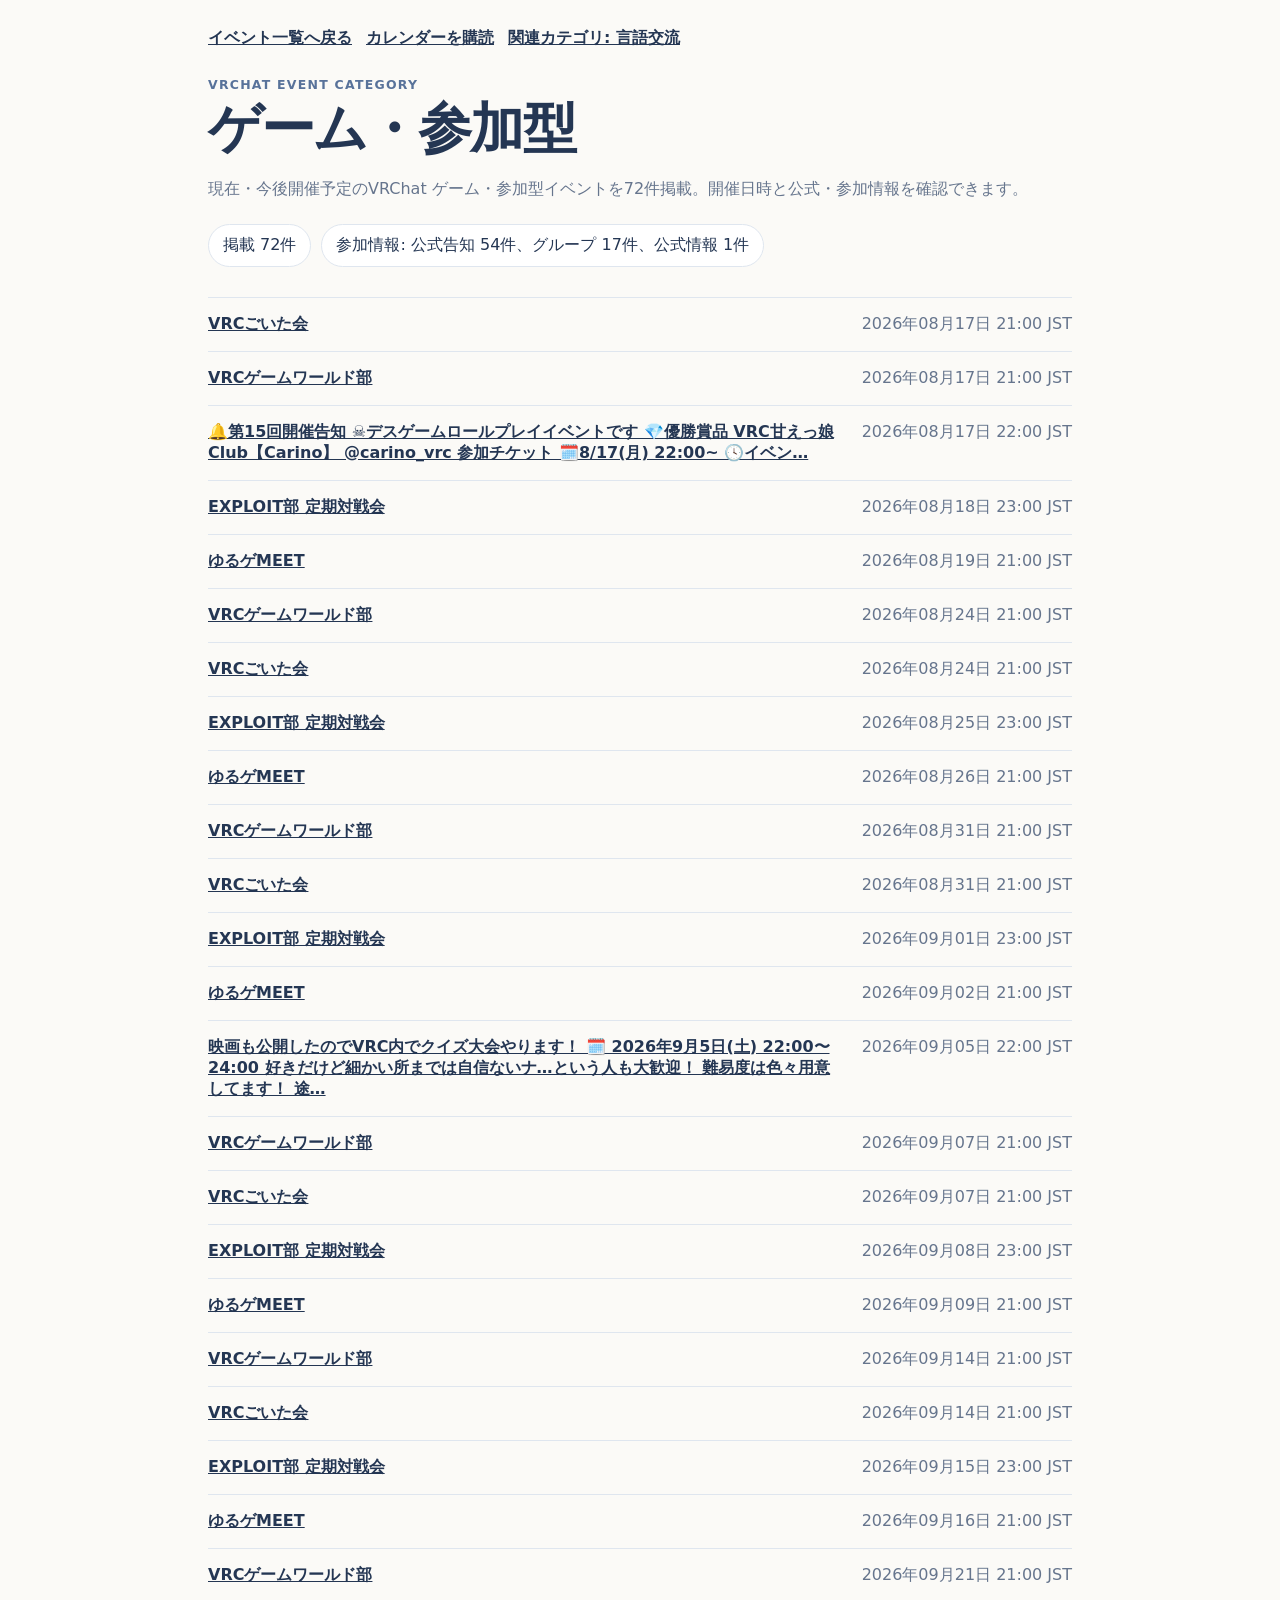
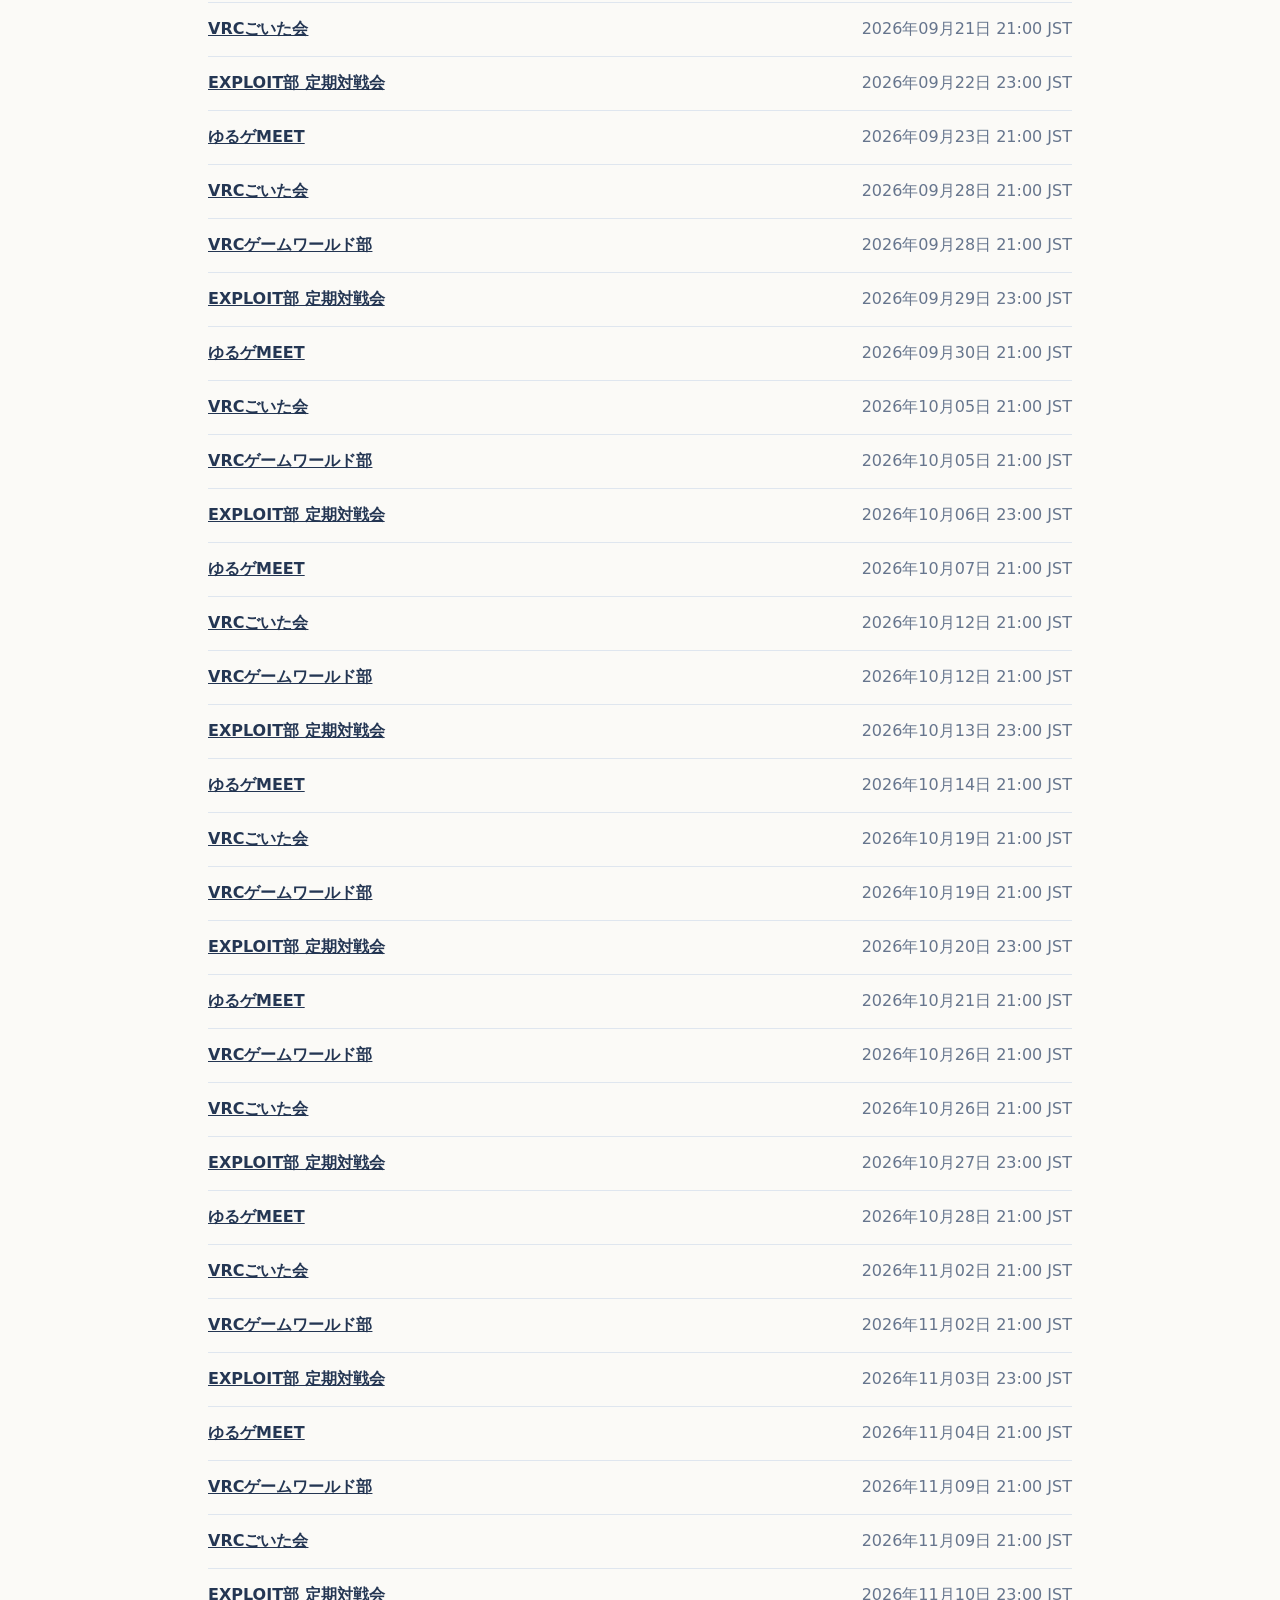
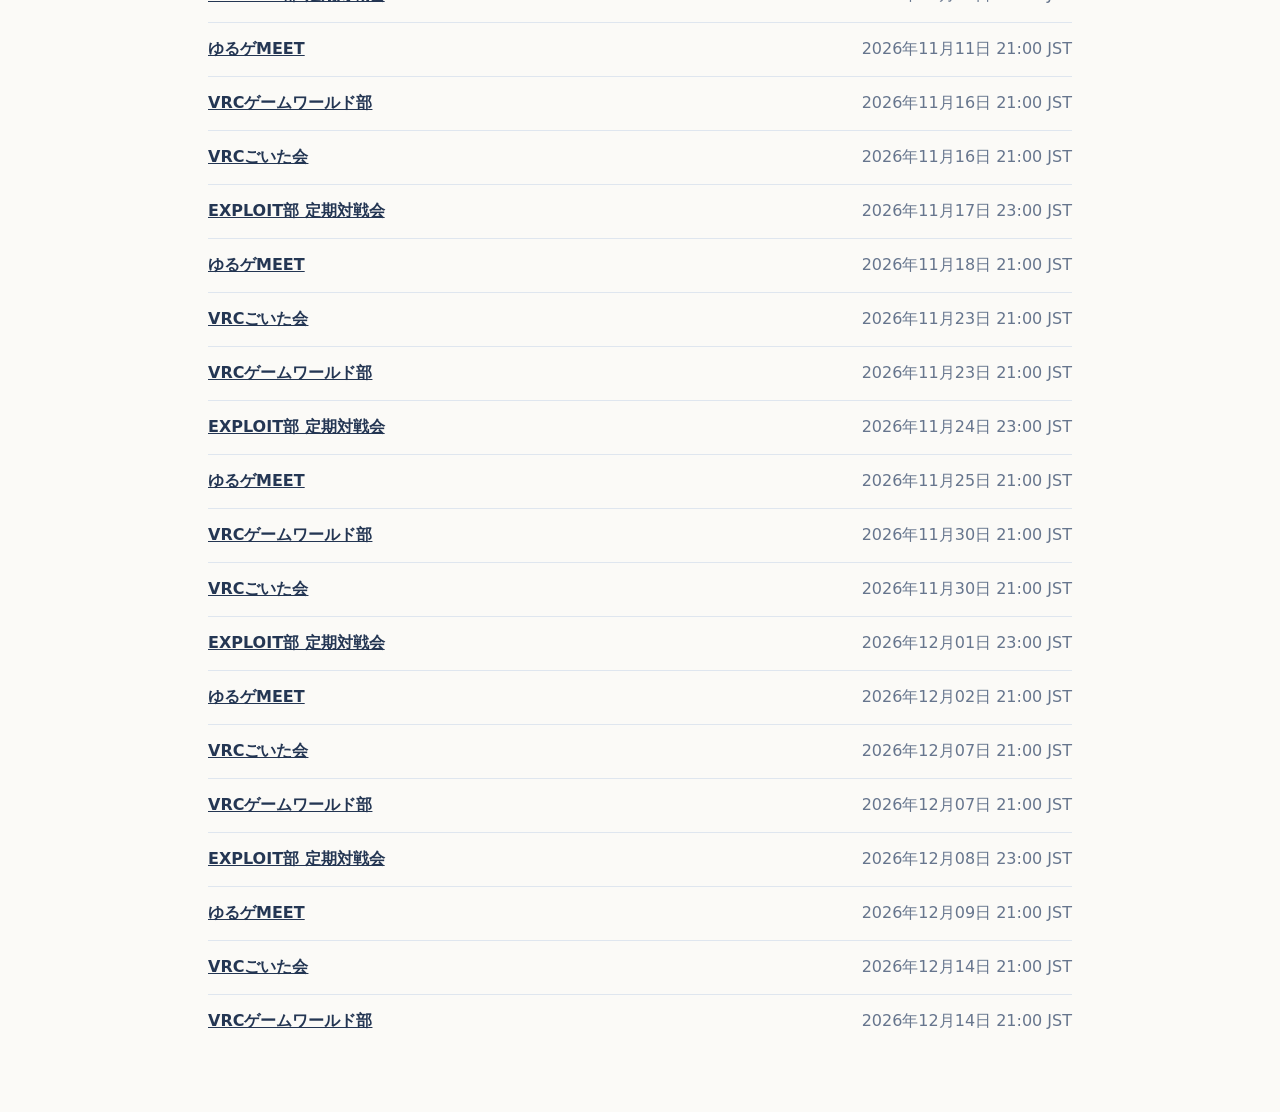
<file: categories/game/index.html>
<!doctype html>
<html lang="ja">
<head>
<meta charset="utf-8">
<meta name="viewport" content="width=device-width,initial-scale=1">
<title>VRChat ゲーム・参加型イベント一覧 | VRChatイベントカレンダー</title>
<meta name="description" content="現在・今後開催予定のVRChat ゲーム・参加型イベントを72件掲載。開催日時と公式・参加情報を確認できます。">
<meta name="robots" content="index,follow,max-image-preview:large,max-snippet:-1">
<link rel="canonical" href="https://kafka2306.github.io/cast_event_cal/categories/game/">
<meta property="og:type" content="website">
<meta property="og:locale" content="ja_JP">
<meta property="og:site_name" content="VRChatイベントカレンダー">
<meta property="og:title" content="VRChat ゲーム・参加型イベント一覧 | VRChatイベントカレンダー">
<meta property="og:description" content="現在・今後開催予定のVRChat ゲーム・参加型イベントを72件掲載。開催日時と公式・参加情報を確認できます。">
<meta property="og:url" content="https://kafka2306.github.io/cast_event_cal/categories/game/">
<meta name="twitter:card" content="summary">
<style>
:root{--bg:#fbfaf7;--surface:#fff;--ink:#243653;--muted:#66758d;--line:#dfe6ef}*{box-sizing:border-box}body{margin:0;background:var(--bg);color:var(--ink);font-family:Inter,ui-sans-serif,system-ui,-apple-system,"Noto Sans JP",sans-serif}main{width:min(900px,100%);margin:auto;padding:28px 18px 64px}a{color:inherit}nav{display:flex;gap:14px;flex-wrap:wrap;margin-bottom:28px}nav a{font-weight:700}.eyebrow{font-size:.78rem;font-weight:800;letter-spacing:.1em;color:#58729a}h1{font-size:clamp(1.9rem,6vw,3.4rem);line-height:1.08;letter-spacing:-.035em;margin:.5rem 0 1rem}.summary{line-height:1.8;color:var(--muted)}.facts{display:flex;gap:10px;flex-wrap:wrap;margin:20px 0}.fact{padding:10px 14px;border:1px solid var(--line);border-radius:999px;background:var(--surface)}ul{list-style:none;padding:0;margin:30px 0 0}li{display:flex;justify-content:space-between;gap:18px;padding:16px 0;border-top:1px solid var(--line)}li a{font-weight:800}li span{color:var(--muted);white-space:nowrap}@media(max-width:620px){li{display:grid;gap:5px}li span{white-space:normal}}
</style>
<script src="../../analytics.js" data-config="../../analytics-config.json" defer></script>
</head>
<body data-page-kind="category-landing" data-category="game">
<main>
<nav><a href="../../">イベント一覧へ戻る</a><a href="../../calendar.ics" data-track="calendar_download">カレンダーを購読</a><!-- category-related:start --><a href="../language_exchange/">関連カテゴリ: 言語交流</a><!-- category-related:end --></nav>
<div class="eyebrow">VRCHAT EVENT CATEGORY</div>
<h1>ゲーム・参加型</h1>
<p class="summary">現在・今後開催予定のVRChat ゲーム・参加型イベントを72件掲載。開催日時と公式・参加情報を確認できます。</p>
<div class="facts"><span class="fact">掲載 72件</span><span class="fact">参加情報: 公式告知 54件、グループ 17件、公式情報 1件</span></div>
<ul><li><a href="../../events/cec86c2a43f112ea1ad5/" data-track="event_detail_open" data-event-id="cec86c2a43f112ea1ad5" data-category="game">VRCごいた会</a><span>2026年08月17日 21:00 JST</span></li><li><a href="../../events/d568153633f309ae2821/" data-track="event_detail_open" data-event-id="d568153633f309ae2821" data-category="game">VRCゲームワールド部</a><span>2026年08月17日 21:00 JST</span></li><li><a href="../../events/f58fe2d3fabb6a9c287a/" data-track="event_detail_open" data-event-id="f58fe2d3fabb6a9c287a" data-category="game">🔔第15回開催告知 ☠️デスゲームロールプレイイベントです 💎優勝賞品 VRC甘えっ娘Club【Carino】 @carino_vrc 参加チケット 🗓️8/17(月) 22:00~ 🕓イベン…</a><span>2026年08月17日 22:00 JST</span></li><li><a href="../../events/e9d2836bd4aae179d4e2/" data-track="event_detail_open" data-event-id="e9d2836bd4aae179d4e2" data-category="game">EXPLOIT部 定期対戦会</a><span>2026年08月18日 23:00 JST</span></li><li><a href="../../events/16dda9f426a88a34983d/" data-track="event_detail_open" data-event-id="16dda9f426a88a34983d" data-category="game">ゆるゲMEET</a><span>2026年08月19日 21:00 JST</span></li><li><a href="../../events/8ccdce0165309e2e7b97/" data-track="event_detail_open" data-event-id="8ccdce0165309e2e7b97" data-category="game">VRCゲームワールド部</a><span>2026年08月24日 21:00 JST</span></li><li><a href="../../events/be0c99e387822f6f9889/" data-track="event_detail_open" data-event-id="be0c99e387822f6f9889" data-category="game">VRCごいた会</a><span>2026年08月24日 21:00 JST</span></li><li><a href="../../events/1c9f23ddc76fb94c9ffb/" data-track="event_detail_open" data-event-id="1c9f23ddc76fb94c9ffb" data-category="game">EXPLOIT部 定期対戦会</a><span>2026年08月25日 23:00 JST</span></li><li><a href="../../events/6ca7957c5d8ecb16e95f/" data-track="event_detail_open" data-event-id="6ca7957c5d8ecb16e95f" data-category="game">ゆるゲMEET</a><span>2026年08月26日 21:00 JST</span></li><li><a href="../../events/2841202cea2978970710/" data-track="event_detail_open" data-event-id="2841202cea2978970710" data-category="game">VRCゲームワールド部</a><span>2026年08月31日 21:00 JST</span></li><li><a href="../../events/d8f11c36cb679a58d73f/" data-track="event_detail_open" data-event-id="d8f11c36cb679a58d73f" data-category="game">VRCごいた会</a><span>2026年08月31日 21:00 JST</span></li><li><a href="../../events/d12830a1f3cac99f6a0a/" data-track="event_detail_open" data-event-id="d12830a1f3cac99f6a0a" data-category="game">EXPLOIT部 定期対戦会</a><span>2026年09月01日 23:00 JST</span></li><li><a href="../../events/082990e8e4de51a3649f/" data-track="event_detail_open" data-event-id="082990e8e4de51a3649f" data-category="game">ゆるゲMEET</a><span>2026年09月02日 21:00 JST</span></li><li><a href="../../events/694ac08cad5f9ecb2602/" data-track="event_detail_open" data-event-id="694ac08cad5f9ecb2602" data-category="game">映画も公開したのでVRC内でクイズ大会やります！ 🗓️ 2026年9月5日(土) 22:00〜24:00 好きだけど細かい所までは自信ないナ…という人も大歓迎！ 難易度は色々用意してます！ 途…</a><span>2026年09月05日 22:00 JST</span></li><li><a href="../../events/58ee99ed3bc2065df5e1/" data-track="event_detail_open" data-event-id="58ee99ed3bc2065df5e1" data-category="game">VRCゲームワールド部</a><span>2026年09月07日 21:00 JST</span></li><li><a href="../../events/cb9b31c0bec00334ba6e/" data-track="event_detail_open" data-event-id="cb9b31c0bec00334ba6e" data-category="game">VRCごいた会</a><span>2026年09月07日 21:00 JST</span></li><li><a href="../../events/e81a2e98d61ff888d830/" data-track="event_detail_open" data-event-id="e81a2e98d61ff888d830" data-category="game">EXPLOIT部 定期対戦会</a><span>2026年09月08日 23:00 JST</span></li><li><a href="../../events/a989c80bf0485789f72e/" data-track="event_detail_open" data-event-id="a989c80bf0485789f72e" data-category="game">ゆるゲMEET</a><span>2026年09月09日 21:00 JST</span></li><li><a href="../../events/1f379cadfa13d0f4924d/" data-track="event_detail_open" data-event-id="1f379cadfa13d0f4924d" data-category="game">VRCゲームワールド部</a><span>2026年09月14日 21:00 JST</span></li><li><a href="../../events/ab5158a9eeef5ed7c6bb/" data-track="event_detail_open" data-event-id="ab5158a9eeef5ed7c6bb" data-category="game">VRCごいた会</a><span>2026年09月14日 21:00 JST</span></li><li><a href="../../events/3205fa22f23196912823/" data-track="event_detail_open" data-event-id="3205fa22f23196912823" data-category="game">EXPLOIT部 定期対戦会</a><span>2026年09月15日 23:00 JST</span></li><li><a href="../../events/684377dd739b71a1c3ec/" data-track="event_detail_open" data-event-id="684377dd739b71a1c3ec" data-category="game">ゆるゲMEET</a><span>2026年09月16日 21:00 JST</span></li><li><a href="../../events/258bce0da612fcb744a4/" data-track="event_detail_open" data-event-id="258bce0da612fcb744a4" data-category="game">VRCゲームワールド部</a><span>2026年09月21日 21:00 JST</span></li><li><a href="../../events/2cc273ddbf9018326045/" data-track="event_detail_open" data-event-id="2cc273ddbf9018326045" data-category="game">VRCごいた会</a><span>2026年09月21日 21:00 JST</span></li><li><a href="../../events/da86cbc7fc6a24ee2588/" data-track="event_detail_open" data-event-id="da86cbc7fc6a24ee2588" data-category="game">EXPLOIT部 定期対戦会</a><span>2026年09月22日 23:00 JST</span></li><li><a href="../../events/ce156676a848e4f73e80/" data-track="event_detail_open" data-event-id="ce156676a848e4f73e80" data-category="game">ゆるゲMEET</a><span>2026年09月23日 21:00 JST</span></li><li><a href="../../events/2a1e72bdea3f526ad327/" data-track="event_detail_open" data-event-id="2a1e72bdea3f526ad327" data-category="game">VRCごいた会</a><span>2026年09月28日 21:00 JST</span></li><li><a href="../../events/3f49e384deff54993893/" data-track="event_detail_open" data-event-id="3f49e384deff54993893" data-category="game">VRCゲームワールド部</a><span>2026年09月28日 21:00 JST</span></li><li><a href="../../events/cb9808eba000845bd5d7/" data-track="event_detail_open" data-event-id="cb9808eba000845bd5d7" data-category="game">EXPLOIT部 定期対戦会</a><span>2026年09月29日 23:00 JST</span></li><li><a href="../../events/f82b7f03f41670ebf132/" data-track="event_detail_open" data-event-id="f82b7f03f41670ebf132" data-category="game">ゆるゲMEET</a><span>2026年09月30日 21:00 JST</span></li><li><a href="../../events/424cd5898b51194201b9/" data-track="event_detail_open" data-event-id="424cd5898b51194201b9" data-category="game">VRCごいた会</a><span>2026年10月05日 21:00 JST</span></li><li><a href="../../events/c8dbb72bc7e12461cd84/" data-track="event_detail_open" data-event-id="c8dbb72bc7e12461cd84" data-category="game">VRCゲームワールド部</a><span>2026年10月05日 21:00 JST</span></li><li><a href="../../events/12764719f7038812a508/" data-track="event_detail_open" data-event-id="12764719f7038812a508" data-category="game">EXPLOIT部 定期対戦会</a><span>2026年10月06日 23:00 JST</span></li><li><a href="../../events/997a9ff606ec5f9cb9e2/" data-track="event_detail_open" data-event-id="997a9ff606ec5f9cb9e2" data-category="game">ゆるゲMEET</a><span>2026年10月07日 21:00 JST</span></li><li><a href="../../events/15337c163e8c9ea14892/" data-track="event_detail_open" data-event-id="15337c163e8c9ea14892" data-category="game">VRCごいた会</a><span>2026年10月12日 21:00 JST</span></li><li><a href="../../events/be11ade18fc266bbbbca/" data-track="event_detail_open" data-event-id="be11ade18fc266bbbbca" data-category="game">VRCゲームワールド部</a><span>2026年10月12日 21:00 JST</span></li><li><a href="../../events/fabfd4f5387de018e5d3/" data-track="event_detail_open" data-event-id="fabfd4f5387de018e5d3" data-category="game">EXPLOIT部 定期対戦会</a><span>2026年10月13日 23:00 JST</span></li><li><a href="../../events/8d58d31d269e118801a3/" data-track="event_detail_open" data-event-id="8d58d31d269e118801a3" data-category="game">ゆるゲMEET</a><span>2026年10月14日 21:00 JST</span></li><li><a href="../../events/977ff31eaadd907009be/" data-track="event_detail_open" data-event-id="977ff31eaadd907009be" data-category="game">VRCごいた会</a><span>2026年10月19日 21:00 JST</span></li><li><a href="../../events/999f35ac2831cae2ab54/" data-track="event_detail_open" data-event-id="999f35ac2831cae2ab54" data-category="game">VRCゲームワールド部</a><span>2026年10月19日 21:00 JST</span></li><li><a href="../../events/8d6e5a7b651258c64e0d/" data-track="event_detail_open" data-event-id="8d6e5a7b651258c64e0d" data-category="game">EXPLOIT部 定期対戦会</a><span>2026年10月20日 23:00 JST</span></li><li><a href="../../events/b0d7e1427846f9294597/" data-track="event_detail_open" data-event-id="b0d7e1427846f9294597" data-category="game">ゆるゲMEET</a><span>2026年10月21日 21:00 JST</span></li><li><a href="../../events/ae45192ab7517c561d5c/" data-track="event_detail_open" data-event-id="ae45192ab7517c561d5c" data-category="game">VRCゲームワールド部</a><span>2026年10月26日 21:00 JST</span></li><li><a href="../../events/f3b915274a6bb1967956/" data-track="event_detail_open" data-event-id="f3b915274a6bb1967956" data-category="game">VRCごいた会</a><span>2026年10月26日 21:00 JST</span></li><li><a href="../../events/c84b5434740488a7281b/" data-track="event_detail_open" data-event-id="c84b5434740488a7281b" data-category="game">EXPLOIT部 定期対戦会</a><span>2026年10月27日 23:00 JST</span></li><li><a href="../../events/8a59be7e33dea47ccb15/" data-track="event_detail_open" data-event-id="8a59be7e33dea47ccb15" data-category="game">ゆるゲMEET</a><span>2026年10月28日 21:00 JST</span></li><li><a href="../../events/6bffb7923f81287383dd/" data-track="event_detail_open" data-event-id="6bffb7923f81287383dd" data-category="game">VRCごいた会</a><span>2026年11月02日 21:00 JST</span></li><li><a href="../../events/b690f97dbcf662babaea/" data-track="event_detail_open" data-event-id="b690f97dbcf662babaea" data-category="game">VRCゲームワールド部</a><span>2026年11月02日 21:00 JST</span></li><li><a href="../../events/1827c8b82af9ef9d2b9e/" data-track="event_detail_open" data-event-id="1827c8b82af9ef9d2b9e" data-category="game">EXPLOIT部 定期対戦会</a><span>2026年11月03日 23:00 JST</span></li><li><a href="../../events/ad75da481fada5d16638/" data-track="event_detail_open" data-event-id="ad75da481fada5d16638" data-category="game">ゆるゲMEET</a><span>2026年11月04日 21:00 JST</span></li><li><a href="../../events/8435043c22b1194f5605/" data-track="event_detail_open" data-event-id="8435043c22b1194f5605" data-category="game">VRCゲームワールド部</a><span>2026年11月09日 21:00 JST</span></li><li><a href="../../events/f6bcd2c8a966f9fe9b03/" data-track="event_detail_open" data-event-id="f6bcd2c8a966f9fe9b03" data-category="game">VRCごいた会</a><span>2026年11月09日 21:00 JST</span></li><li><a href="../../events/deb33fb097bba8c1d821/" data-track="event_detail_open" data-event-id="deb33fb097bba8c1d821" data-category="game">EXPLOIT部 定期対戦会</a><span>2026年11月10日 23:00 JST</span></li><li><a href="../../events/da07039c18568d626d4e/" data-track="event_detail_open" data-event-id="da07039c18568d626d4e" data-category="game">ゆるゲMEET</a><span>2026年11月11日 21:00 JST</span></li><li><a href="../../events/dd8c9488758a019973c5/" data-track="event_detail_open" data-event-id="dd8c9488758a019973c5" data-category="game">VRCゲームワールド部</a><span>2026年11月16日 21:00 JST</span></li><li><a href="../../events/fc2fdd34ccddae63dbfc/" data-track="event_detail_open" data-event-id="fc2fdd34ccddae63dbfc" data-category="game">VRCごいた会</a><span>2026年11月16日 21:00 JST</span></li><li><a href="../../events/b7ea170c0a1fd28c7b41/" data-track="event_detail_open" data-event-id="b7ea170c0a1fd28c7b41" data-category="game">EXPLOIT部 定期対戦会</a><span>2026年11月17日 23:00 JST</span></li><li><a href="../../events/b209927b4fc3981dfd28/" data-track="event_detail_open" data-event-id="b209927b4fc3981dfd28" data-category="game">ゆるゲMEET</a><span>2026年11月18日 21:00 JST</span></li><li><a href="../../events/9b7ba929da742b49571e/" data-track="event_detail_open" data-event-id="9b7ba929da742b49571e" data-category="game">VRCごいた会</a><span>2026年11月23日 21:00 JST</span></li><li><a href="../../events/ccf45a1360b975db4772/" data-track="event_detail_open" data-event-id="ccf45a1360b975db4772" data-category="game">VRCゲームワールド部</a><span>2026年11月23日 21:00 JST</span></li><li><a href="../../events/f19475f8fff8fb071071/" data-track="event_detail_open" data-event-id="f19475f8fff8fb071071" data-category="game">EXPLOIT部 定期対戦会</a><span>2026年11月24日 23:00 JST</span></li><li><a href="../../events/bf24bf4627968220bf7d/" data-track="event_detail_open" data-event-id="bf24bf4627968220bf7d" data-category="game">ゆるゲMEET</a><span>2026年11月25日 21:00 JST</span></li><li><a href="../../events/449af5c5a44546a0cc68/" data-track="event_detail_open" data-event-id="449af5c5a44546a0cc68" data-category="game">VRCゲームワールド部</a><span>2026年11月30日 21:00 JST</span></li><li><a href="../../events/b44532122ebef5366587/" data-track="event_detail_open" data-event-id="b44532122ebef5366587" data-category="game">VRCごいた会</a><span>2026年11月30日 21:00 JST</span></li><li><a href="../../events/8a2bb1529703f339c5a9/" data-track="event_detail_open" data-event-id="8a2bb1529703f339c5a9" data-category="game">EXPLOIT部 定期対戦会</a><span>2026年12月01日 23:00 JST</span></li><li><a href="../../events/fcf95beb2f65d739a76e/" data-track="event_detail_open" data-event-id="fcf95beb2f65d739a76e" data-category="game">ゆるゲMEET</a><span>2026年12月02日 21:00 JST</span></li><li><a href="../../events/a10afd6a5640d821eaf6/" data-track="event_detail_open" data-event-id="a10afd6a5640d821eaf6" data-category="game">VRCごいた会</a><span>2026年12月07日 21:00 JST</span></li><li><a href="../../events/f9c8c0c72b68e61085ad/" data-track="event_detail_open" data-event-id="f9c8c0c72b68e61085ad" data-category="game">VRCゲームワールド部</a><span>2026年12月07日 21:00 JST</span></li><li><a href="../../events/7d09a998e4c5d4945d64/" data-track="event_detail_open" data-event-id="7d09a998e4c5d4945d64" data-category="game">EXPLOIT部 定期対戦会</a><span>2026年12月08日 23:00 JST</span></li><li><a href="../../events/bda3d4cd85c48af5d9e8/" data-track="event_detail_open" data-event-id="bda3d4cd85c48af5d9e8" data-category="game">ゆるゲMEET</a><span>2026年12月09日 21:00 JST</span></li><li><a href="../../events/7ec9b6afd9e9d55b56b0/" data-track="event_detail_open" data-event-id="7ec9b6afd9e9d55b56b0" data-category="game">VRCごいた会</a><span>2026年12月14日 21:00 JST</span></li><li><a href="../../events/93847fc62dd05ba09784/" data-track="event_detail_open" data-event-id="93847fc62dd05ba09784" data-category="game">VRCゲームワールド部</a><span>2026年12月14日 21:00 JST</span></li></ul>
</main>
</body>
</html>
</file>
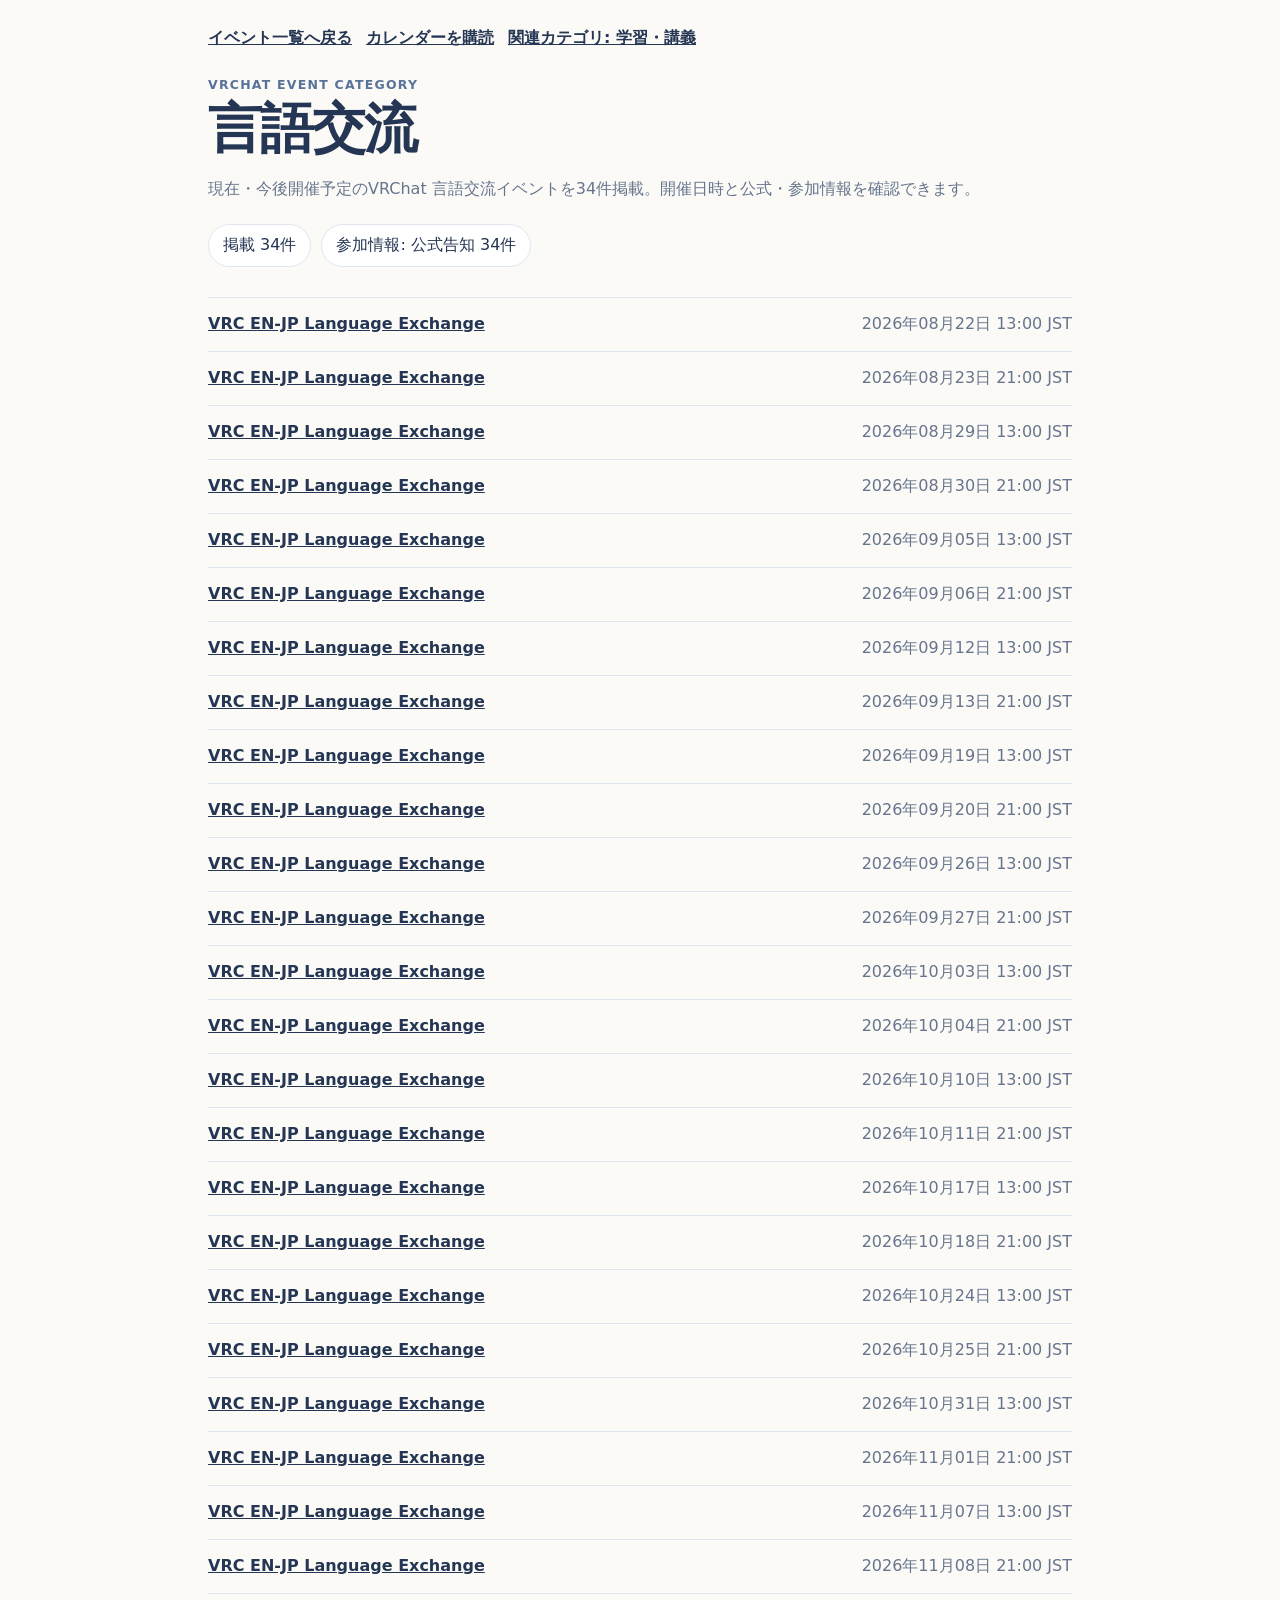
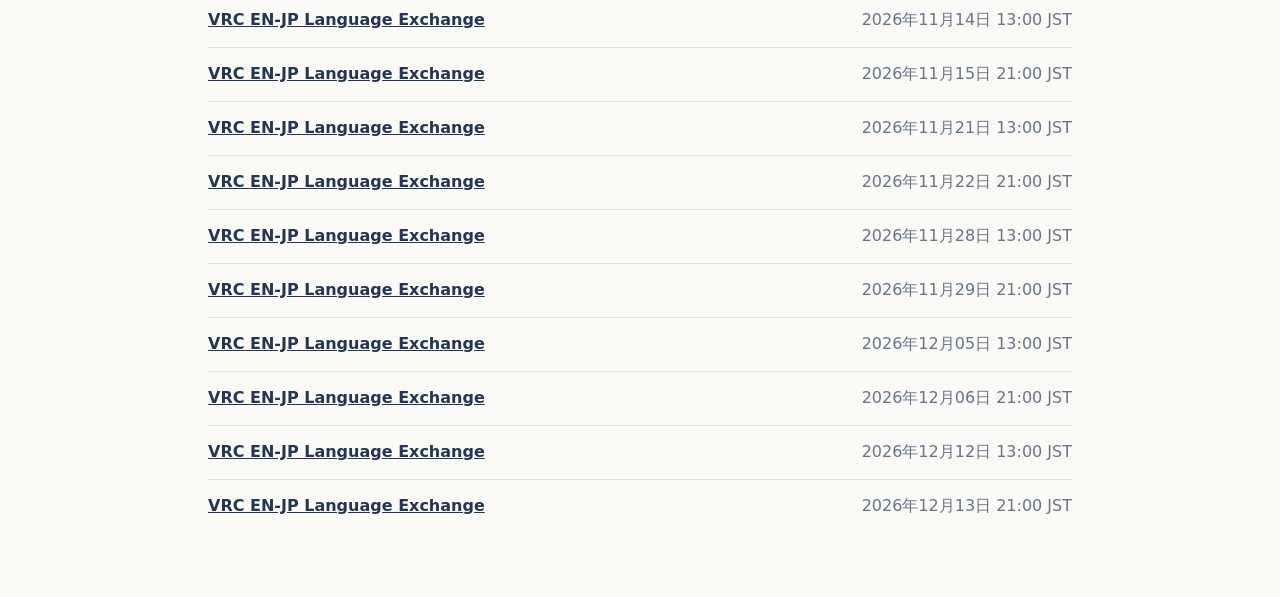
<file: categories/language_exchange/index.html>
<!doctype html>
<html lang="ja">
<head>
<meta charset="utf-8">
<meta name="viewport" content="width=device-width,initial-scale=1">
<title>VRChat 言語交流イベント一覧 | VRChatイベントカレンダー</title>
<meta name="description" content="現在・今後開催予定のVRChat 言語交流イベントを34件掲載。開催日時と公式・参加情報を確認できます。">
<meta name="robots" content="index,follow,max-image-preview:large,max-snippet:-1">
<link rel="canonical" href="https://kafka2306.github.io/cast_event_cal/categories/language_exchange/">
<meta property="og:type" content="website">
<meta property="og:locale" content="ja_JP">
<meta property="og:site_name" content="VRChatイベントカレンダー">
<meta property="og:title" content="VRChat 言語交流イベント一覧 | VRChatイベントカレンダー">
<meta property="og:description" content="現在・今後開催予定のVRChat 言語交流イベントを34件掲載。開催日時と公式・参加情報を確認できます。">
<meta property="og:url" content="https://kafka2306.github.io/cast_event_cal/categories/language_exchange/">
<meta name="twitter:card" content="summary">
<style>
:root{--bg:#fbfaf7;--surface:#fff;--ink:#243653;--muted:#66758d;--line:#dfe6ef}*{box-sizing:border-box}body{margin:0;background:var(--bg);color:var(--ink);font-family:Inter,ui-sans-serif,system-ui,-apple-system,"Noto Sans JP",sans-serif}main{width:min(900px,100%);margin:auto;padding:28px 18px 64px}a{color:inherit}nav{display:flex;gap:14px;flex-wrap:wrap;margin-bottom:28px}nav a{font-weight:700}.eyebrow{font-size:.78rem;font-weight:800;letter-spacing:.1em;color:#58729a}h1{font-size:clamp(1.9rem,6vw,3.4rem);line-height:1.08;letter-spacing:-.035em;margin:.5rem 0 1rem}.summary{line-height:1.8;color:var(--muted)}.facts{display:flex;gap:10px;flex-wrap:wrap;margin:20px 0}.fact{padding:10px 14px;border:1px solid var(--line);border-radius:999px;background:var(--surface)}ul{list-style:none;padding:0;margin:30px 0 0}li{display:flex;justify-content:space-between;gap:18px;padding:16px 0;border-top:1px solid var(--line)}li a{font-weight:800}li span{color:var(--muted);white-space:nowrap}@media(max-width:620px){li{display:grid;gap:5px}li span{white-space:normal}}
</style>
<script src="../../analytics.js" data-config="../../analytics-config.json" defer></script>
</head>
<body data-page-kind="category-landing" data-category="language_exchange">
<main>
<nav><a href="../../">イベント一覧へ戻る</a><a href="../../calendar.ics" data-track="calendar_download">カレンダーを購読</a><!-- category-related:start --><a href="../learning/">関連カテゴリ: 学習・講義</a><!-- category-related:end --></nav>
<div class="eyebrow">VRCHAT EVENT CATEGORY</div>
<h1>言語交流</h1>
<p class="summary">現在・今後開催予定のVRChat 言語交流イベントを34件掲載。開催日時と公式・参加情報を確認できます。</p>
<div class="facts"><span class="fact">掲載 34件</span><span class="fact">参加情報: 公式告知 34件</span></div>
<ul><li><a href="../../events/0d8939e4a2a9700f5299/" data-track="event_detail_open" data-event-id="0d8939e4a2a9700f5299" data-category="language_exchange">VRC EN-JP Language Exchange</a><span>2026年08月22日 13:00 JST</span></li><li><a href="../../events/36524b541dae79c104dc/" data-track="event_detail_open" data-event-id="36524b541dae79c104dc" data-category="language_exchange">VRC EN-JP Language Exchange</a><span>2026年08月23日 21:00 JST</span></li><li><a href="../../events/c6136dcff9308366ea4f/" data-track="event_detail_open" data-event-id="c6136dcff9308366ea4f" data-category="language_exchange">VRC EN-JP Language Exchange</a><span>2026年08月29日 13:00 JST</span></li><li><a href="../../events/6397ef1aad7083960e66/" data-track="event_detail_open" data-event-id="6397ef1aad7083960e66" data-category="language_exchange">VRC EN-JP Language Exchange</a><span>2026年08月30日 21:00 JST</span></li><li><a href="../../events/0fff853f683ba4d13d8d/" data-track="event_detail_open" data-event-id="0fff853f683ba4d13d8d" data-category="language_exchange">VRC EN-JP Language Exchange</a><span>2026年09月05日 13:00 JST</span></li><li><a href="../../events/5b9f5ffba113b5e35368/" data-track="event_detail_open" data-event-id="5b9f5ffba113b5e35368" data-category="language_exchange">VRC EN-JP Language Exchange</a><span>2026年09月06日 21:00 JST</span></li><li><a href="../../events/271fece1c62b5d034bef/" data-track="event_detail_open" data-event-id="271fece1c62b5d034bef" data-category="language_exchange">VRC EN-JP Language Exchange</a><span>2026年09月12日 13:00 JST</span></li><li><a href="../../events/1e205dda60c19ebf820c/" data-track="event_detail_open" data-event-id="1e205dda60c19ebf820c" data-category="language_exchange">VRC EN-JP Language Exchange</a><span>2026年09月13日 21:00 JST</span></li><li><a href="../../events/dc308c0547050fe28bac/" data-track="event_detail_open" data-event-id="dc308c0547050fe28bac" data-category="language_exchange">VRC EN-JP Language Exchange</a><span>2026年09月19日 13:00 JST</span></li><li><a href="../../events/005c721f280dd8b5ee64/" data-track="event_detail_open" data-event-id="005c721f280dd8b5ee64" data-category="language_exchange">VRC EN-JP Language Exchange</a><span>2026年09月20日 21:00 JST</span></li><li><a href="../../events/26b090fcf8f1df3f5b8e/" data-track="event_detail_open" data-event-id="26b090fcf8f1df3f5b8e" data-category="language_exchange">VRC EN-JP Language Exchange</a><span>2026年09月26日 13:00 JST</span></li><li><a href="../../events/b68961063048e593721f/" data-track="event_detail_open" data-event-id="b68961063048e593721f" data-category="language_exchange">VRC EN-JP Language Exchange</a><span>2026年09月27日 21:00 JST</span></li><li><a href="../../events/ebcc33b9e6018d0be225/" data-track="event_detail_open" data-event-id="ebcc33b9e6018d0be225" data-category="language_exchange">VRC EN-JP Language Exchange</a><span>2026年10月03日 13:00 JST</span></li><li><a href="../../events/02ef3a5e60331103d649/" data-track="event_detail_open" data-event-id="02ef3a5e60331103d649" data-category="language_exchange">VRC EN-JP Language Exchange</a><span>2026年10月04日 21:00 JST</span></li><li><a href="../../events/5a36f7ed8434f280d128/" data-track="event_detail_open" data-event-id="5a36f7ed8434f280d128" data-category="language_exchange">VRC EN-JP Language Exchange</a><span>2026年10月10日 13:00 JST</span></li><li><a href="../../events/a274450e5f45757ebe8b/" data-track="event_detail_open" data-event-id="a274450e5f45757ebe8b" data-category="language_exchange">VRC EN-JP Language Exchange</a><span>2026年10月11日 21:00 JST</span></li><li><a href="../../events/d33938ac59d25c109227/" data-track="event_detail_open" data-event-id="d33938ac59d25c109227" data-category="language_exchange">VRC EN-JP Language Exchange</a><span>2026年10月17日 13:00 JST</span></li><li><a href="../../events/f4b2d7fbb81f77e59be4/" data-track="event_detail_open" data-event-id="f4b2d7fbb81f77e59be4" data-category="language_exchange">VRC EN-JP Language Exchange</a><span>2026年10月18日 21:00 JST</span></li><li><a href="../../events/0452557c250bfae8fde7/" data-track="event_detail_open" data-event-id="0452557c250bfae8fde7" data-category="language_exchange">VRC EN-JP Language Exchange</a><span>2026年10月24日 13:00 JST</span></li><li><a href="../../events/0b850211cdbd50b651d6/" data-track="event_detail_open" data-event-id="0b850211cdbd50b651d6" data-category="language_exchange">VRC EN-JP Language Exchange</a><span>2026年10月25日 21:00 JST</span></li><li><a href="../../events/7cbfd0510c919edf7016/" data-track="event_detail_open" data-event-id="7cbfd0510c919edf7016" data-category="language_exchange">VRC EN-JP Language Exchange</a><span>2026年10月31日 13:00 JST</span></li><li><a href="../../events/48dffa09d8d52fe836b4/" data-track="event_detail_open" data-event-id="48dffa09d8d52fe836b4" data-category="language_exchange">VRC EN-JP Language Exchange</a><span>2026年11月01日 21:00 JST</span></li><li><a href="../../events/bcbd21194da31707e33c/" data-track="event_detail_open" data-event-id="bcbd21194da31707e33c" data-category="language_exchange">VRC EN-JP Language Exchange</a><span>2026年11月07日 13:00 JST</span></li><li><a href="../../events/be6ea365e33355c8db67/" data-track="event_detail_open" data-event-id="be6ea365e33355c8db67" data-category="language_exchange">VRC EN-JP Language Exchange</a><span>2026年11月08日 21:00 JST</span></li><li><a href="../../events/965899572241a22a68aa/" data-track="event_detail_open" data-event-id="965899572241a22a68aa" data-category="language_exchange">VRC EN-JP Language Exchange</a><span>2026年11月14日 13:00 JST</span></li><li><a href="../../events/268a1cb6a5931591f9a4/" data-track="event_detail_open" data-event-id="268a1cb6a5931591f9a4" data-category="language_exchange">VRC EN-JP Language Exchange</a><span>2026年11月15日 21:00 JST</span></li><li><a href="../../events/2a4a3da8ff62de09bc42/" data-track="event_detail_open" data-event-id="2a4a3da8ff62de09bc42" data-category="language_exchange">VRC EN-JP Language Exchange</a><span>2026年11月21日 13:00 JST</span></li><li><a href="../../events/4099ed77b3b4e4bf4c33/" data-track="event_detail_open" data-event-id="4099ed77b3b4e4bf4c33" data-category="language_exchange">VRC EN-JP Language Exchange</a><span>2026年11月22日 21:00 JST</span></li><li><a href="../../events/711303b0f88eedef78a9/" data-track="event_detail_open" data-event-id="711303b0f88eedef78a9" data-category="language_exchange">VRC EN-JP Language Exchange</a><span>2026年11月28日 13:00 JST</span></li><li><a href="../../events/396a8bf9629b10c0bf37/" data-track="event_detail_open" data-event-id="396a8bf9629b10c0bf37" data-category="language_exchange">VRC EN-JP Language Exchange</a><span>2026年11月29日 21:00 JST</span></li><li><a href="../../events/fa4ad9cde7e0f7ac3990/" data-track="event_detail_open" data-event-id="fa4ad9cde7e0f7ac3990" data-category="language_exchange">VRC EN-JP Language Exchange</a><span>2026年12月05日 13:00 JST</span></li><li><a href="../../events/6473c2550fddf09eb781/" data-track="event_detail_open" data-event-id="6473c2550fddf09eb781" data-category="language_exchange">VRC EN-JP Language Exchange</a><span>2026年12月06日 21:00 JST</span></li><li><a href="../../events/28171f16e59a676edf7c/" data-track="event_detail_open" data-event-id="28171f16e59a676edf7c" data-category="language_exchange">VRC EN-JP Language Exchange</a><span>2026年12月12日 13:00 JST</span></li><li><a href="../../events/fd729747b80244b70cbf/" data-track="event_detail_open" data-event-id="fd729747b80244b70cbf" data-category="language_exchange">VRC EN-JP Language Exchange</a><span>2026年12月13日 21:00 JST</span></li></ul>
</main>
</body>
</html>
</file>
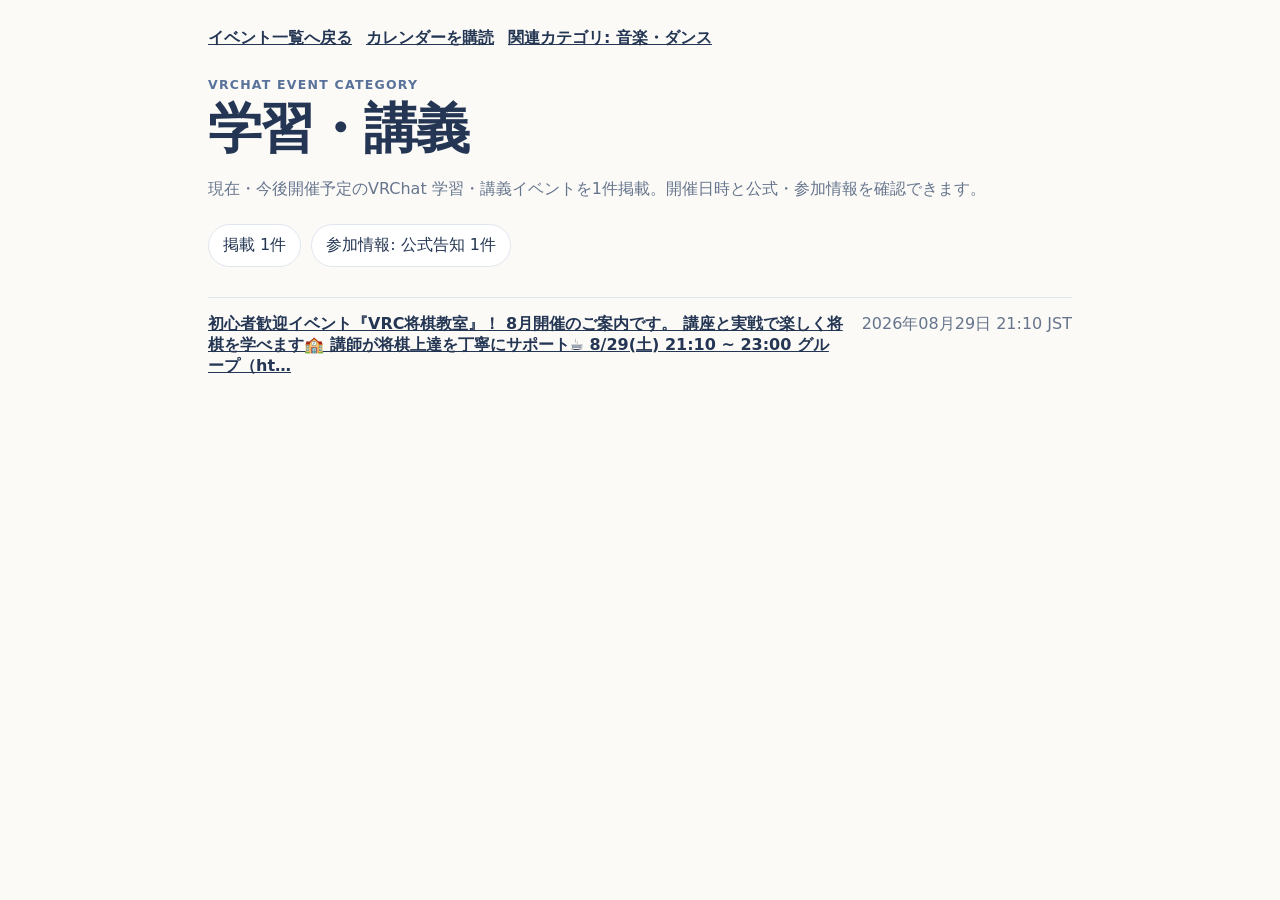
<file: categories/learning/index.html>
<!doctype html>
<html lang="ja">
<head>
<meta charset="utf-8">
<meta name="viewport" content="width=device-width,initial-scale=1">
<title>VRChat 学習・講義イベント一覧 | VRChatイベントカレンダー</title>
<meta name="description" content="現在・今後開催予定のVRChat 学習・講義イベントを1件掲載。開催日時と公式・参加情報を確認できます。">
<meta name="robots" content="index,follow,max-image-preview:large,max-snippet:-1">
<link rel="canonical" href="https://kafka2306.github.io/cast_event_cal/categories/learning/">
<meta property="og:type" content="website">
<meta property="og:locale" content="ja_JP">
<meta property="og:site_name" content="VRChatイベントカレンダー">
<meta property="og:title" content="VRChat 学習・講義イベント一覧 | VRChatイベントカレンダー">
<meta property="og:description" content="現在・今後開催予定のVRChat 学習・講義イベントを1件掲載。開催日時と公式・参加情報を確認できます。">
<meta property="og:url" content="https://kafka2306.github.io/cast_event_cal/categories/learning/">
<meta name="twitter:card" content="summary">
<style>
:root{--bg:#fbfaf7;--surface:#fff;--ink:#243653;--muted:#66758d;--line:#dfe6ef}*{box-sizing:border-box}body{margin:0;background:var(--bg);color:var(--ink);font-family:Inter,ui-sans-serif,system-ui,-apple-system,"Noto Sans JP",sans-serif}main{width:min(900px,100%);margin:auto;padding:28px 18px 64px}a{color:inherit}nav{display:flex;gap:14px;flex-wrap:wrap;margin-bottom:28px}nav a{font-weight:700}.eyebrow{font-size:.78rem;font-weight:800;letter-spacing:.1em;color:#58729a}h1{font-size:clamp(1.9rem,6vw,3.4rem);line-height:1.08;letter-spacing:-.035em;margin:.5rem 0 1rem}.summary{line-height:1.8;color:var(--muted)}.facts{display:flex;gap:10px;flex-wrap:wrap;margin:20px 0}.fact{padding:10px 14px;border:1px solid var(--line);border-radius:999px;background:var(--surface)}ul{list-style:none;padding:0;margin:30px 0 0}li{display:flex;justify-content:space-between;gap:18px;padding:16px 0;border-top:1px solid var(--line)}li a{font-weight:800}li span{color:var(--muted);white-space:nowrap}@media(max-width:620px){li{display:grid;gap:5px}li span{white-space:normal}}
</style>
<script src="../../analytics.js" data-config="../../analytics-config.json" defer></script>
</head>
<body data-page-kind="category-landing" data-category="learning">
<main>
<nav><a href="../../">イベント一覧へ戻る</a><a href="../../calendar.ics" data-track="calendar_download">カレンダーを購読</a><!-- category-related:start --><a href="../music/">関連カテゴリ: 音楽・ダンス</a><!-- category-related:end --></nav>
<div class="eyebrow">VRCHAT EVENT CATEGORY</div>
<h1>学習・講義</h1>
<p class="summary">現在・今後開催予定のVRChat 学習・講義イベントを1件掲載。開催日時と公式・参加情報を確認できます。</p>
<div class="facts"><span class="fact">掲載 1件</span><span class="fact">参加情報: 公式告知 1件</span></div>
<ul><li><a href="../../events/e978fd124fe5a35ce9cc/" data-track="event_detail_open" data-event-id="e978fd124fe5a35ce9cc" data-category="learning">初心者歓迎イベント『VRC将棋教室』！ 8月開催のご案内です。 講座と実戦で楽しく将棋を学べます🏫 講師が将棋上達を丁寧にサポート☕ 8/29(土) 21:10 ~ 23:00 グループ（ht…</a><span>2026年08月29日 21:10 JST</span></li></ul>
</main>
</body>
</html>
</file>
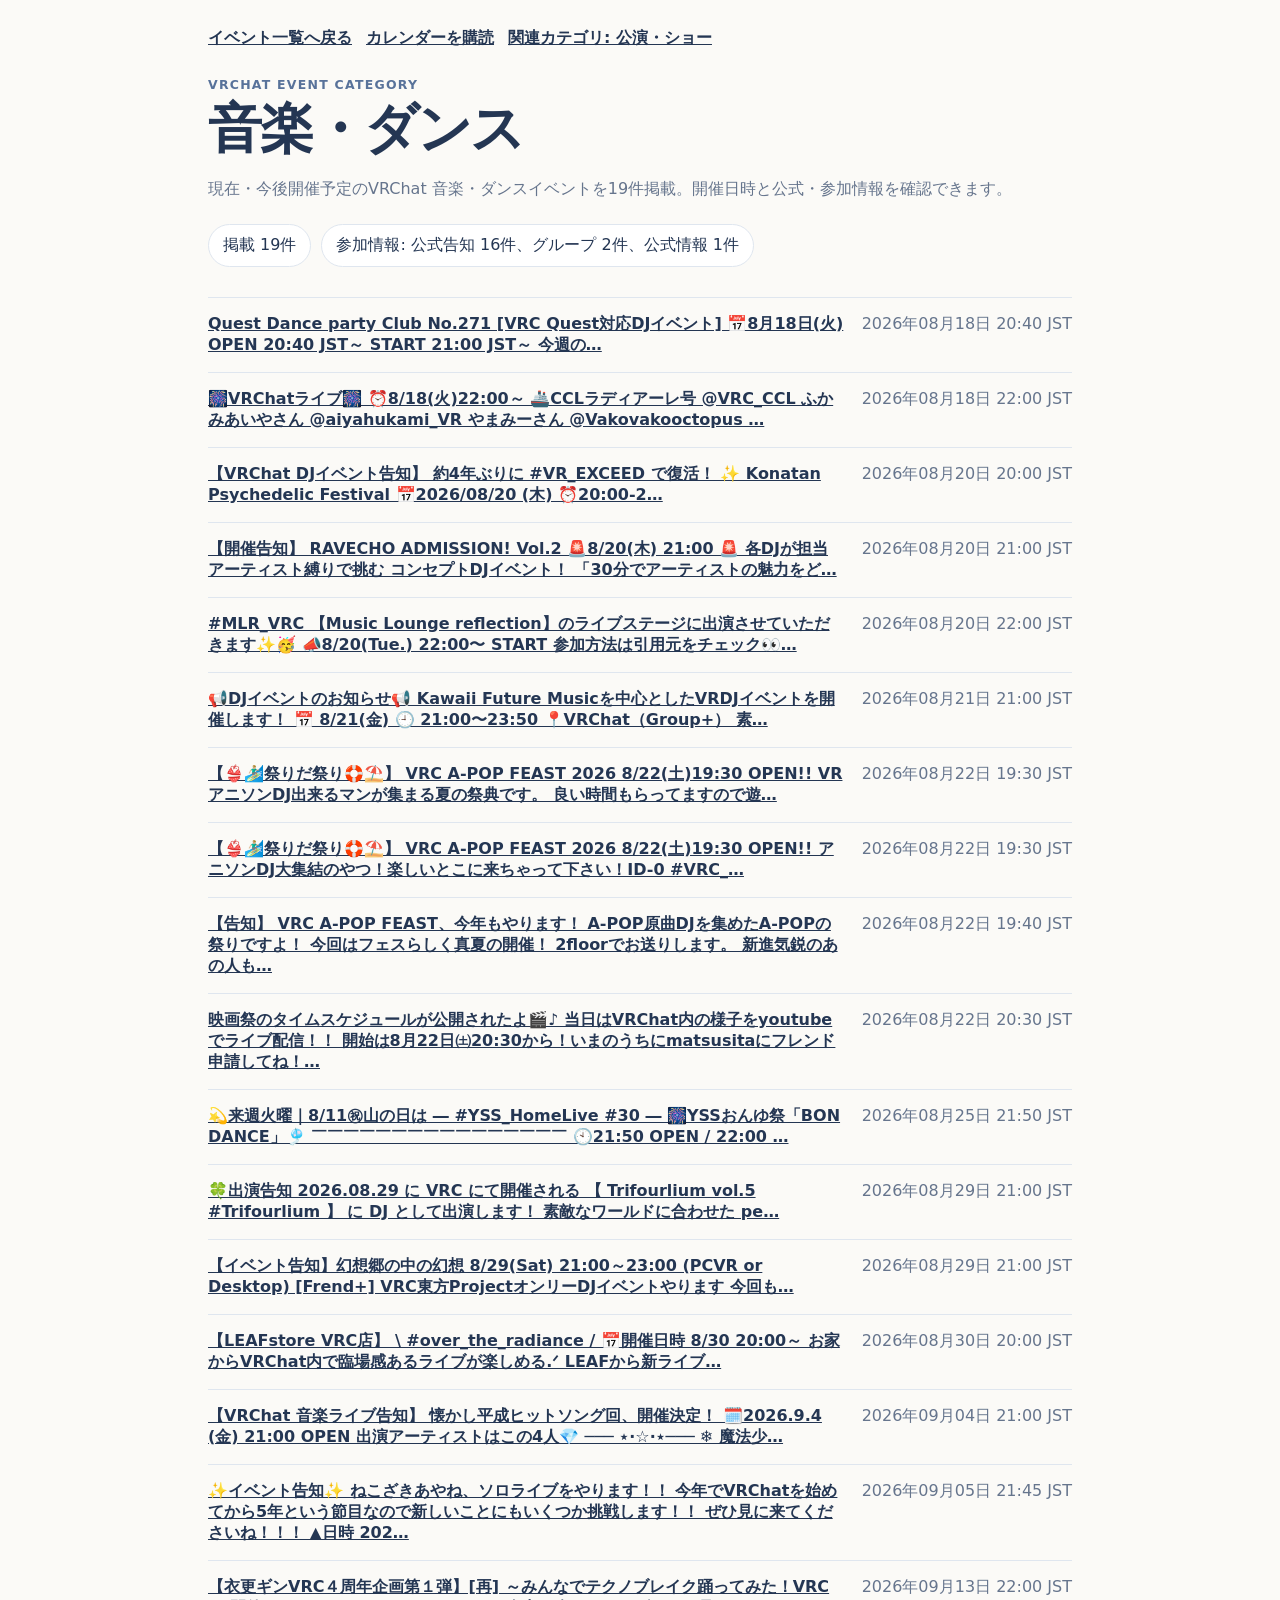
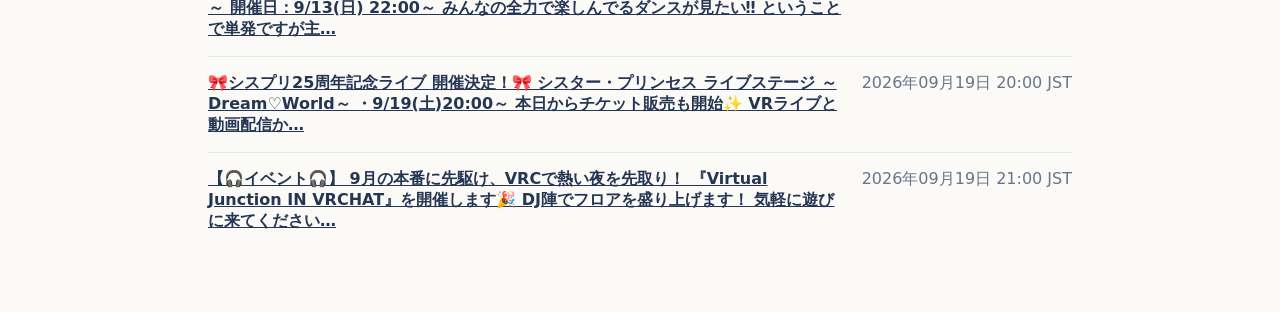
<file: categories/music/index.html>
<!doctype html>
<html lang="ja">
<head>
<meta charset="utf-8">
<meta name="viewport" content="width=device-width,initial-scale=1">
<title>VRChat 音楽・ダンスイベント一覧 | VRChatイベントカレンダー</title>
<meta name="description" content="現在・今後開催予定のVRChat 音楽・ダンスイベントを19件掲載。開催日時と公式・参加情報を確認できます。">
<meta name="robots" content="index,follow,max-image-preview:large,max-snippet:-1">
<link rel="canonical" href="https://kafka2306.github.io/cast_event_cal/categories/music/">
<meta property="og:type" content="website">
<meta property="og:locale" content="ja_JP">
<meta property="og:site_name" content="VRChatイベントカレンダー">
<meta property="og:title" content="VRChat 音楽・ダンスイベント一覧 | VRChatイベントカレンダー">
<meta property="og:description" content="現在・今後開催予定のVRChat 音楽・ダンスイベントを19件掲載。開催日時と公式・参加情報を確認できます。">
<meta property="og:url" content="https://kafka2306.github.io/cast_event_cal/categories/music/">
<meta name="twitter:card" content="summary">
<style>
:root{--bg:#fbfaf7;--surface:#fff;--ink:#243653;--muted:#66758d;--line:#dfe6ef}*{box-sizing:border-box}body{margin:0;background:var(--bg);color:var(--ink);font-family:Inter,ui-sans-serif,system-ui,-apple-system,"Noto Sans JP",sans-serif}main{width:min(900px,100%);margin:auto;padding:28px 18px 64px}a{color:inherit}nav{display:flex;gap:14px;flex-wrap:wrap;margin-bottom:28px}nav a{font-weight:700}.eyebrow{font-size:.78rem;font-weight:800;letter-spacing:.1em;color:#58729a}h1{font-size:clamp(1.9rem,6vw,3.4rem);line-height:1.08;letter-spacing:-.035em;margin:.5rem 0 1rem}.summary{line-height:1.8;color:var(--muted)}.facts{display:flex;gap:10px;flex-wrap:wrap;margin:20px 0}.fact{padding:10px 14px;border:1px solid var(--line);border-radius:999px;background:var(--surface)}ul{list-style:none;padding:0;margin:30px 0 0}li{display:flex;justify-content:space-between;gap:18px;padding:16px 0;border-top:1px solid var(--line)}li a{font-weight:800}li span{color:var(--muted);white-space:nowrap}@media(max-width:620px){li{display:grid;gap:5px}li span{white-space:normal}}
</style>
<script src="../../analytics.js" data-config="../../analytics-config.json" defer></script>
</head>
<body data-page-kind="category-landing" data-category="music">
<main>
<nav><a href="../../">イベント一覧へ戻る</a><a href="../../calendar.ics" data-track="calendar_download">カレンダーを購読</a><!-- category-related:start --><a href="../performance/">関連カテゴリ: 公演・ショー</a><!-- category-related:end --></nav>
<div class="eyebrow">VRCHAT EVENT CATEGORY</div>
<h1>音楽・ダンス</h1>
<p class="summary">現在・今後開催予定のVRChat 音楽・ダンスイベントを19件掲載。開催日時と公式・参加情報を確認できます。</p>
<div class="facts"><span class="fact">掲載 19件</span><span class="fact">参加情報: 公式告知 16件、グループ 2件、公式情報 1件</span></div>
<ul><li><a href="../../events/c9054e1f992e1fb47be3/" data-track="event_detail_open" data-event-id="c9054e1f992e1fb47be3" data-category="music">Quest Dance party Club No.271 [VRC Quest対応DJイベント] 📅8月18日(火) OPEN 20:40 JST～ START 21:00 JST～ 今週の…</a><span>2026年08月18日 20:40 JST</span></li><li><a href="../../events/f16dcab0e0ee503a47ae/" data-track="event_detail_open" data-event-id="f16dcab0e0ee503a47ae" data-category="music">🎆VRChatライブ🎆 ⏰8/18(火)22:00～ 🚢CCLラディアーレ号 @VRC_CCL ふかみあいやさん @aiyahukami_VR やまみーさん @Vakovakooctopus …</a><span>2026年08月18日 22:00 JST</span></li><li><a href="../../events/a7be7f426a03dc72ec98/" data-track="event_detail_open" data-event-id="a7be7f426a03dc72ec98" data-category="music">【VRChat DJイベント告知】 約4年ぶりに #VR_EXCEED で復活！ ✨ Konatan Psychedelic Festival 📅2026/08/20 (木) ⏰20:00-2…</a><span>2026年08月20日 20:00 JST</span></li><li><a href="../../events/2bf33a2265f645043079/" data-track="event_detail_open" data-event-id="2bf33a2265f645043079" data-category="music">【開催告知】 RAVECHO ADMISSION! Vol.2 🚨8/20(木) 21:00 🚨 各DJが担当アーティスト縛りで挑む コンセプトDJイベント！ 「30分でアーティストの魅力をど…</a><span>2026年08月20日 21:00 JST</span></li><li><a href="../../events/7d6efbb13590ddb56bab/" data-track="event_detail_open" data-event-id="7d6efbb13590ddb56bab" data-category="music">#MLR_VRC 【Music Lounge reflection】のライブステージに出演させていただきます✨🥳 📣8/20(Tue.) 22:00〜 START 参加方法は引用元をチェック👀…</a><span>2026年08月20日 22:00 JST</span></li><li><a href="../../events/82ee2c5f83ce5da4b2c0/" data-track="event_detail_open" data-event-id="82ee2c5f83ce5da4b2c0" data-category="music">📢DJイベントのお知らせ📢 Kawaii Future Musicを中心としたVRDJイベントを開催します！ 📅 8/21(金) 🕘 21:00〜23:50 📍VRChat（Group+） 素…</a><span>2026年08月21日 21:00 JST</span></li><li><a href="../../events/7c7a914baeceb73894c1/" data-track="event_detail_open" data-event-id="7c7a914baeceb73894c1" data-category="music">【👙🏄🏼‍♂️祭りだ祭り🛟⛱️】 VRC A-POP FEAST 2026 8/22(土)19:30 OPEN!! VRアニソンDJ出来るマンが集まる夏の祭典です。 良い時間もらってますので遊…</a><span>2026年08月22日 19:30 JST</span></li><li><a href="../../events/ad0851435ee5b0535cae/" data-track="event_detail_open" data-event-id="ad0851435ee5b0535cae" data-category="music">【👙🏄🏼‍♂️祭りだ祭り🛟⛱️】 VRC A-POP FEAST 2026 8/22(土)19:30 OPEN!! アニソンDJ大集結のやつ！楽しいとこに来ちゃって下さい！ID-0 #VRC_…</a><span>2026年08月22日 19:30 JST</span></li><li><a href="../../events/cce8c94ae489df6200b1/" data-track="event_detail_open" data-event-id="cce8c94ae489df6200b1" data-category="music">【告知】 VRC A-POP FEAST、今年もやります！ A-POP原曲DJを集めたA-POPの祭りですよ！ 今回はフェスらしく真夏の開催！ 2floorでお送りします。 新進気鋭のあの人も…</a><span>2026年08月22日 19:40 JST</span></li><li><a href="../../events/d7d36b25fed55f51ced5/" data-track="event_detail_open" data-event-id="d7d36b25fed55f51ced5" data-category="music">映画祭のタイムスケジュールが公開されたよ🎬♪ 当日はVRChat内の様子をyoutubeでライブ配信！！ 開始は8月22日㈯20:30から！いまのうちにmatsusitaにフレンド申請してね！…</a><span>2026年08月22日 20:30 JST</span></li><li><a href="../../events/a7a3e5b0f2e81f116b90/" data-track="event_detail_open" data-event-id="a7a3e5b0f2e81f116b90" data-category="music">💫来週火曜｜8/11㊗山の日は ― #YSS_HomeLive #30 ― 🎆YSSおんゆ祭「BON DANCE」🎐 ￣￣￣￣￣￣￣￣￣￣￣￣￣￣￣￣ 🕙21:50 OPEN / 22:00 …</a><span>2026年08月25日 21:50 JST</span></li><li><a href="../../events/c0b41610c911738ae693/" data-track="event_detail_open" data-event-id="c0b41610c911738ae693" data-category="music">🍀出演告知 2026.08.29 に VRC にて開催される 【 Trifourlium vol.5 #Trifourlium 】 に DJ として出演します！ 素敵なワールドに合わせた pe…</a><span>2026年08月29日 21:00 JST</span></li><li><a href="../../events/c23ffafc05eb1ee00e10/" data-track="event_detail_open" data-event-id="c23ffafc05eb1ee00e10" data-category="music">【イベント告知】幻想郷の中の幻想 8/29(Sat) 21:00～23:00 (PCVR or Desktop) [Frend+] VRC東方ProjectオンリーDJイベントやります 今回も…</a><span>2026年08月29日 21:00 JST</span></li><li><a href="../../events/44981abd298d5e3bc497/" data-track="event_detail_open" data-event-id="44981abd298d5e3bc497" data-category="music">【LEAFstore VRC店】 \ #over_the_radiance / 📅開催日時 8/30 20:00～ お家からVRChat内で臨場感あるライブが楽しめる.ᐟ LEAFから新ライブ…</a><span>2026年08月30日 20:00 JST</span></li><li><a href="../../events/c2020f98a002def3cd91/" data-track="event_detail_open" data-event-id="c2020f98a002def3cd91" data-category="music">【VRChat 音楽ライブ告知】 懐かし平成ヒットソング回、開催決定！ 🗓️2026.9.4 (金) 21:00 OPEN 出演アーティストはこの4人💎 ─── ⋆⋅☆⋅⋆─── ❄️ 魔法少…</a><span>2026年09月04日 21:00 JST</span></li><li><a href="../../events/662cb6c6a80f3b9f6534/" data-track="event_detail_open" data-event-id="662cb6c6a80f3b9f6534" data-category="music">✨イベント告知✨ ねこざきあやね、ソロライブをやります！！ 今年でVRChatを始めてから5年という節目なので新しいことにもいくつか挑戦します！！ ぜひ見に来てくださいね！！！ ▲日時 202…</a><span>2026年09月05日 21:45 JST</span></li><li><a href="../../events/62043f8ea7d0a2bc319c/" data-track="event_detail_open" data-event-id="62043f8ea7d0a2bc319c" data-category="music">【衣更ギンVRC４周年企画第１弾】[再] ～みんなでテクノブレイク踊ってみた！VRC～ 開催日：9/13(日) 22:00～ みんなの全力で楽しんでるダンスが見たい‼ ということで単発ですが主…</a><span>2026年09月13日 22:00 JST</span></li><li><a href="../../events/3d8cc2567c4c49ed919c/" data-track="event_detail_open" data-event-id="3d8cc2567c4c49ed919c" data-category="music">🎀シスプリ25周年記念ライブ 開催決定！🎀 シスター・プリンセス ライブステージ ～Dream♡World～ ・9/19(土)20:00～ 本日からチケット販売も開始✨ VRライブと動画配信か…</a><span>2026年09月19日 20:00 JST</span></li><li><a href="../../events/7984e2456185bfcb53a6/" data-track="event_detail_open" data-event-id="7984e2456185bfcb53a6" data-category="music">【🎧イベント🎧】 9月の本番に先駆け、VRCで熱い夜を先取り！ 『Virtual Junction IN VRCHAT』を開催します🎉 DJ陣でフロアを盛り上げます！ 気軽に遊びに来てください…</a><span>2026年09月19日 21:00 JST</span></li></ul>
</main>
</body>
</html>
</file>
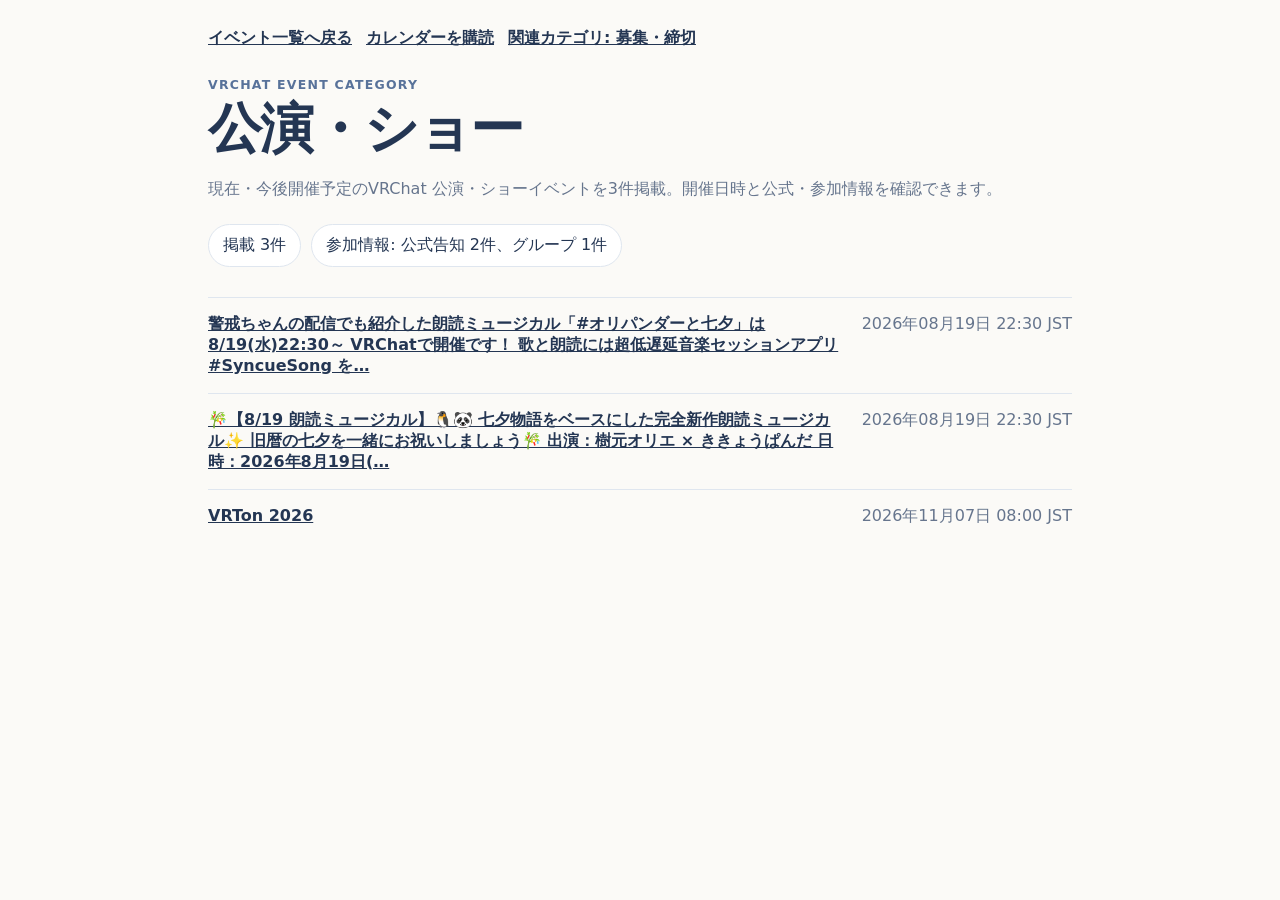
<file: categories/performance/index.html>
<!doctype html>
<html lang="ja">
<head>
<meta charset="utf-8">
<meta name="viewport" content="width=device-width,initial-scale=1">
<title>VRChat 公演・ショーイベント一覧 | VRChatイベントカレンダー</title>
<meta name="description" content="現在・今後開催予定のVRChat 公演・ショーイベントを3件掲載。開催日時と公式・参加情報を確認できます。">
<meta name="robots" content="index,follow,max-image-preview:large,max-snippet:-1">
<link rel="canonical" href="https://kafka2306.github.io/cast_event_cal/categories/performance/">
<meta property="og:type" content="website">
<meta property="og:locale" content="ja_JP">
<meta property="og:site_name" content="VRChatイベントカレンダー">
<meta property="og:title" content="VRChat 公演・ショーイベント一覧 | VRChatイベントカレンダー">
<meta property="og:description" content="現在・今後開催予定のVRChat 公演・ショーイベントを3件掲載。開催日時と公式・参加情報を確認できます。">
<meta property="og:url" content="https://kafka2306.github.io/cast_event_cal/categories/performance/">
<meta name="twitter:card" content="summary">
<style>
:root{--bg:#fbfaf7;--surface:#fff;--ink:#243653;--muted:#66758d;--line:#dfe6ef}*{box-sizing:border-box}body{margin:0;background:var(--bg);color:var(--ink);font-family:Inter,ui-sans-serif,system-ui,-apple-system,"Noto Sans JP",sans-serif}main{width:min(900px,100%);margin:auto;padding:28px 18px 64px}a{color:inherit}nav{display:flex;gap:14px;flex-wrap:wrap;margin-bottom:28px}nav a{font-weight:700}.eyebrow{font-size:.78rem;font-weight:800;letter-spacing:.1em;color:#58729a}h1{font-size:clamp(1.9rem,6vw,3.4rem);line-height:1.08;letter-spacing:-.035em;margin:.5rem 0 1rem}.summary{line-height:1.8;color:var(--muted)}.facts{display:flex;gap:10px;flex-wrap:wrap;margin:20px 0}.fact{padding:10px 14px;border:1px solid var(--line);border-radius:999px;background:var(--surface)}ul{list-style:none;padding:0;margin:30px 0 0}li{display:flex;justify-content:space-between;gap:18px;padding:16px 0;border-top:1px solid var(--line)}li a{font-weight:800}li span{color:var(--muted);white-space:nowrap}@media(max-width:620px){li{display:grid;gap:5px}li span{white-space:normal}}
</style>
<script src="../../analytics.js" data-config="../../analytics-config.json" defer></script>
</head>
<body data-page-kind="category-landing" data-category="performance">
<main>
<nav><a href="../../">イベント一覧へ戻る</a><a href="../../calendar.ics" data-track="calendar_download">カレンダーを購読</a><!-- category-related:start --><a href="../recruitment_deadline/">関連カテゴリ: 募集・締切</a><!-- category-related:end --></nav>
<div class="eyebrow">VRCHAT EVENT CATEGORY</div>
<h1>公演・ショー</h1>
<p class="summary">現在・今後開催予定のVRChat 公演・ショーイベントを3件掲載。開催日時と公式・参加情報を確認できます。</p>
<div class="facts"><span class="fact">掲載 3件</span><span class="fact">参加情報: 公式告知 2件、グループ 1件</span></div>
<ul><li><a href="../../events/6112bea2096b5c11b877/" data-track="event_detail_open" data-event-id="6112bea2096b5c11b877" data-category="performance">警戒ちゃんの配信でも紹介した朗読ミュージカル「#オリパンダーと七夕」は8/19(水)22:30～ VRChatで開催です！ 歌と朗読には超低遅延音楽セッションアプリ #SyncueSong を…</a><span>2026年08月19日 22:30 JST</span></li><li><a href="../../events/b0bb7f61f1529fa79a4c/" data-track="event_detail_open" data-event-id="b0bb7f61f1529fa79a4c" data-category="performance">🎋【8/19 朗読ミュージカル】🐧🐼 七夕物語をベースにした完全新作朗読ミュージカル✨ 旧暦の七夕を一緒にお祝いしましょう🎋 出演：樹元オリエ × ききょうぱんだ 日時：2026年8月19日(…</a><span>2026年08月19日 22:30 JST</span></li><li><a href="../../events/a8593d8a748a6be4f84f/" data-track="event_detail_open" data-event-id="a8593d8a748a6be4f84f" data-category="performance">VRTon 2026</a><span>2026年11月07日 08:00 JST</span></li></ul>
</main>
</body>
</html>
</file>
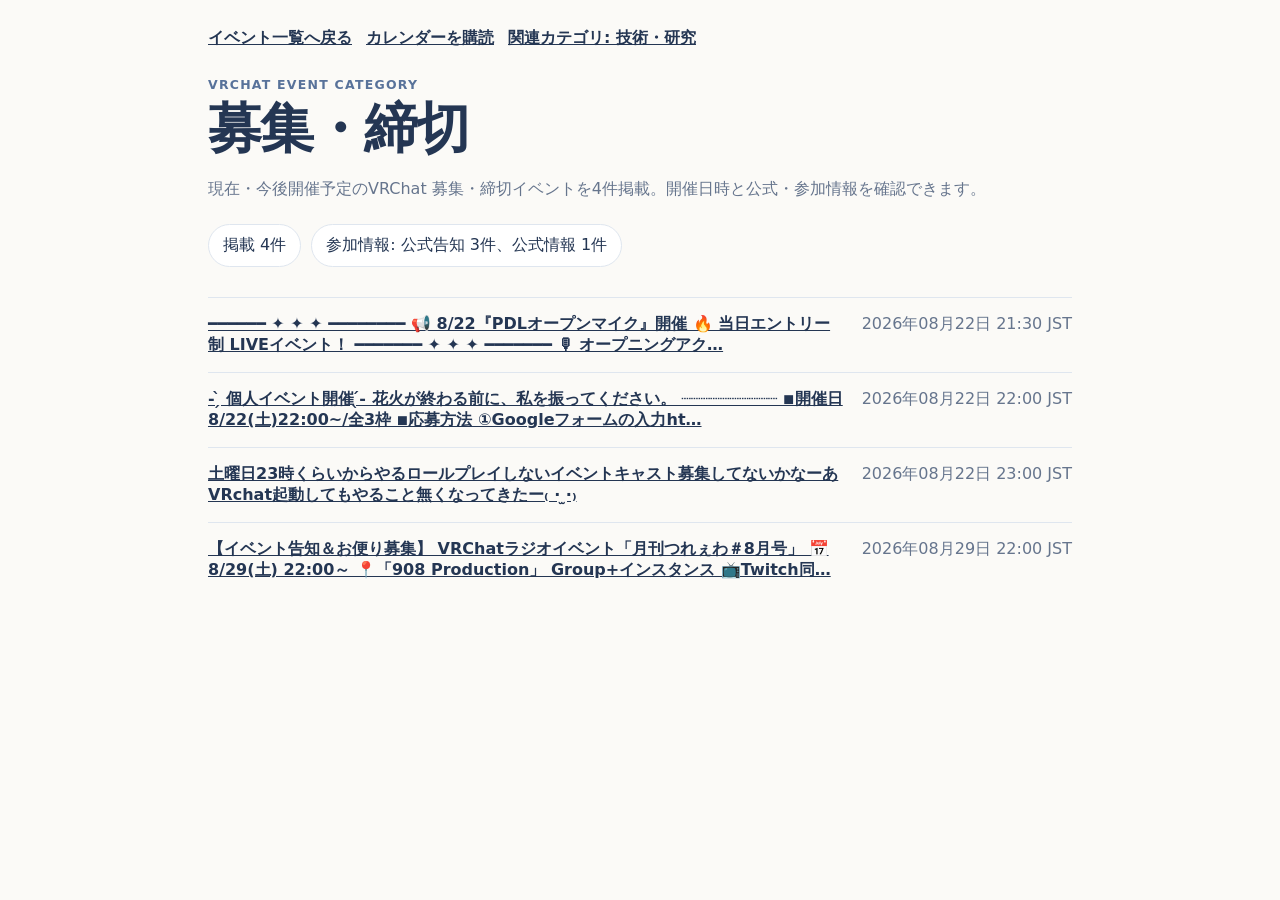
<file: categories/recruitment_deadline/index.html>
<!doctype html>
<html lang="ja">
<head>
<meta charset="utf-8">
<meta name="viewport" content="width=device-width,initial-scale=1">
<title>VRChat 募集・締切イベント一覧 | VRChatイベントカレンダー</title>
<meta name="description" content="現在・今後開催予定のVRChat 募集・締切イベントを4件掲載。開催日時と公式・参加情報を確認できます。">
<meta name="robots" content="index,follow,max-image-preview:large,max-snippet:-1">
<link rel="canonical" href="https://kafka2306.github.io/cast_event_cal/categories/recruitment_deadline/">
<meta property="og:type" content="website">
<meta property="og:locale" content="ja_JP">
<meta property="og:site_name" content="VRChatイベントカレンダー">
<meta property="og:title" content="VRChat 募集・締切イベント一覧 | VRChatイベントカレンダー">
<meta property="og:description" content="現在・今後開催予定のVRChat 募集・締切イベントを4件掲載。開催日時と公式・参加情報を確認できます。">
<meta property="og:url" content="https://kafka2306.github.io/cast_event_cal/categories/recruitment_deadline/">
<meta name="twitter:card" content="summary">
<style>
:root{--bg:#fbfaf7;--surface:#fff;--ink:#243653;--muted:#66758d;--line:#dfe6ef}*{box-sizing:border-box}body{margin:0;background:var(--bg);color:var(--ink);font-family:Inter,ui-sans-serif,system-ui,-apple-system,"Noto Sans JP",sans-serif}main{width:min(900px,100%);margin:auto;padding:28px 18px 64px}a{color:inherit}nav{display:flex;gap:14px;flex-wrap:wrap;margin-bottom:28px}nav a{font-weight:700}.eyebrow{font-size:.78rem;font-weight:800;letter-spacing:.1em;color:#58729a}h1{font-size:clamp(1.9rem,6vw,3.4rem);line-height:1.08;letter-spacing:-.035em;margin:.5rem 0 1rem}.summary{line-height:1.8;color:var(--muted)}.facts{display:flex;gap:10px;flex-wrap:wrap;margin:20px 0}.fact{padding:10px 14px;border:1px solid var(--line);border-radius:999px;background:var(--surface)}ul{list-style:none;padding:0;margin:30px 0 0}li{display:flex;justify-content:space-between;gap:18px;padding:16px 0;border-top:1px solid var(--line)}li a{font-weight:800}li span{color:var(--muted);white-space:nowrap}@media(max-width:620px){li{display:grid;gap:5px}li span{white-space:normal}}
</style>
<script src="../../analytics.js" data-config="../../analytics-config.json" defer></script>
</head>
<body data-page-kind="category-landing" data-category="recruitment_deadline">
<main>
<nav><a href="../../">イベント一覧へ戻る</a><a href="../../calendar.ics" data-track="calendar_download">カレンダーを購読</a><!-- category-related:start --><a href="../technology/">関連カテゴリ: 技術・研究</a><!-- category-related:end --></nav>
<div class="eyebrow">VRCHAT EVENT CATEGORY</div>
<h1>募集・締切</h1>
<p class="summary">現在・今後開催予定のVRChat 募集・締切イベントを4件掲載。開催日時と公式・参加情報を確認できます。</p>
<div class="facts"><span class="fact">掲載 4件</span><span class="fact">参加情報: 公式告知 3件、公式情報 1件</span></div>
<ul><li><a href="../../events/375f2ed3f38392f7ed96/" data-track="event_detail_open" data-event-id="375f2ed3f38392f7ed96" data-category="recruitment_deadline">━━━━━━ ✦ ✦ ✦ ━━━━━━━━ 📢 8/22『PDLオープンマイク』開催 🔥 当日エントリー制 LIVEイベント！ ━━━━━━━ ✦ ✦ ✦ ━━━━━━━ 🎙 オープニングアク…</a><span>2026年08月22日 21:30 JST</span></li><li><a href="../../events/c4ca82e352df72246546/" data-track="event_detail_open" data-event-id="c4ca82e352df72246546" data-category="recruitment_deadline">- ̗̀ 個人イベント開催 ̖́- 花火が終わる前に、私を振ってください。 ┈┈┈┈┈┈┈┈┈┈ ◾︎開催日 8/22(土)22:00~/全3枠 ◾︎応募方法 ①Googleフォームの入力ht…</a><span>2026年08月22日 22:00 JST</span></li><li><a href="../../events/27ba840a0fa674b2b7e3/" data-track="event_detail_open" data-event-id="27ba840a0fa674b2b7e3" data-category="recruitment_deadline">土曜日23時くらいからやるロールプレイしないイベントキャスト募集してないかなーあ VRchat起動してもやること無くなってきたー₍ · ̫·₎</a><span>2026年08月22日 23:00 JST</span></li><li><a href="../../events/9b722004abd10b9a9aaf/" data-track="event_detail_open" data-event-id="9b722004abd10b9a9aaf" data-category="recruitment_deadline">【イベント告知＆お便り募集】 VRChatラジオイベント「月刊つれぇわ＃8月号」 📅8/29(土) 22:00～ 📍「908 Production」 Group+インスタンス 📺Twitch同…</a><span>2026年08月29日 22:00 JST</span></li></ul>
</main>
</body>
</html>
</file>
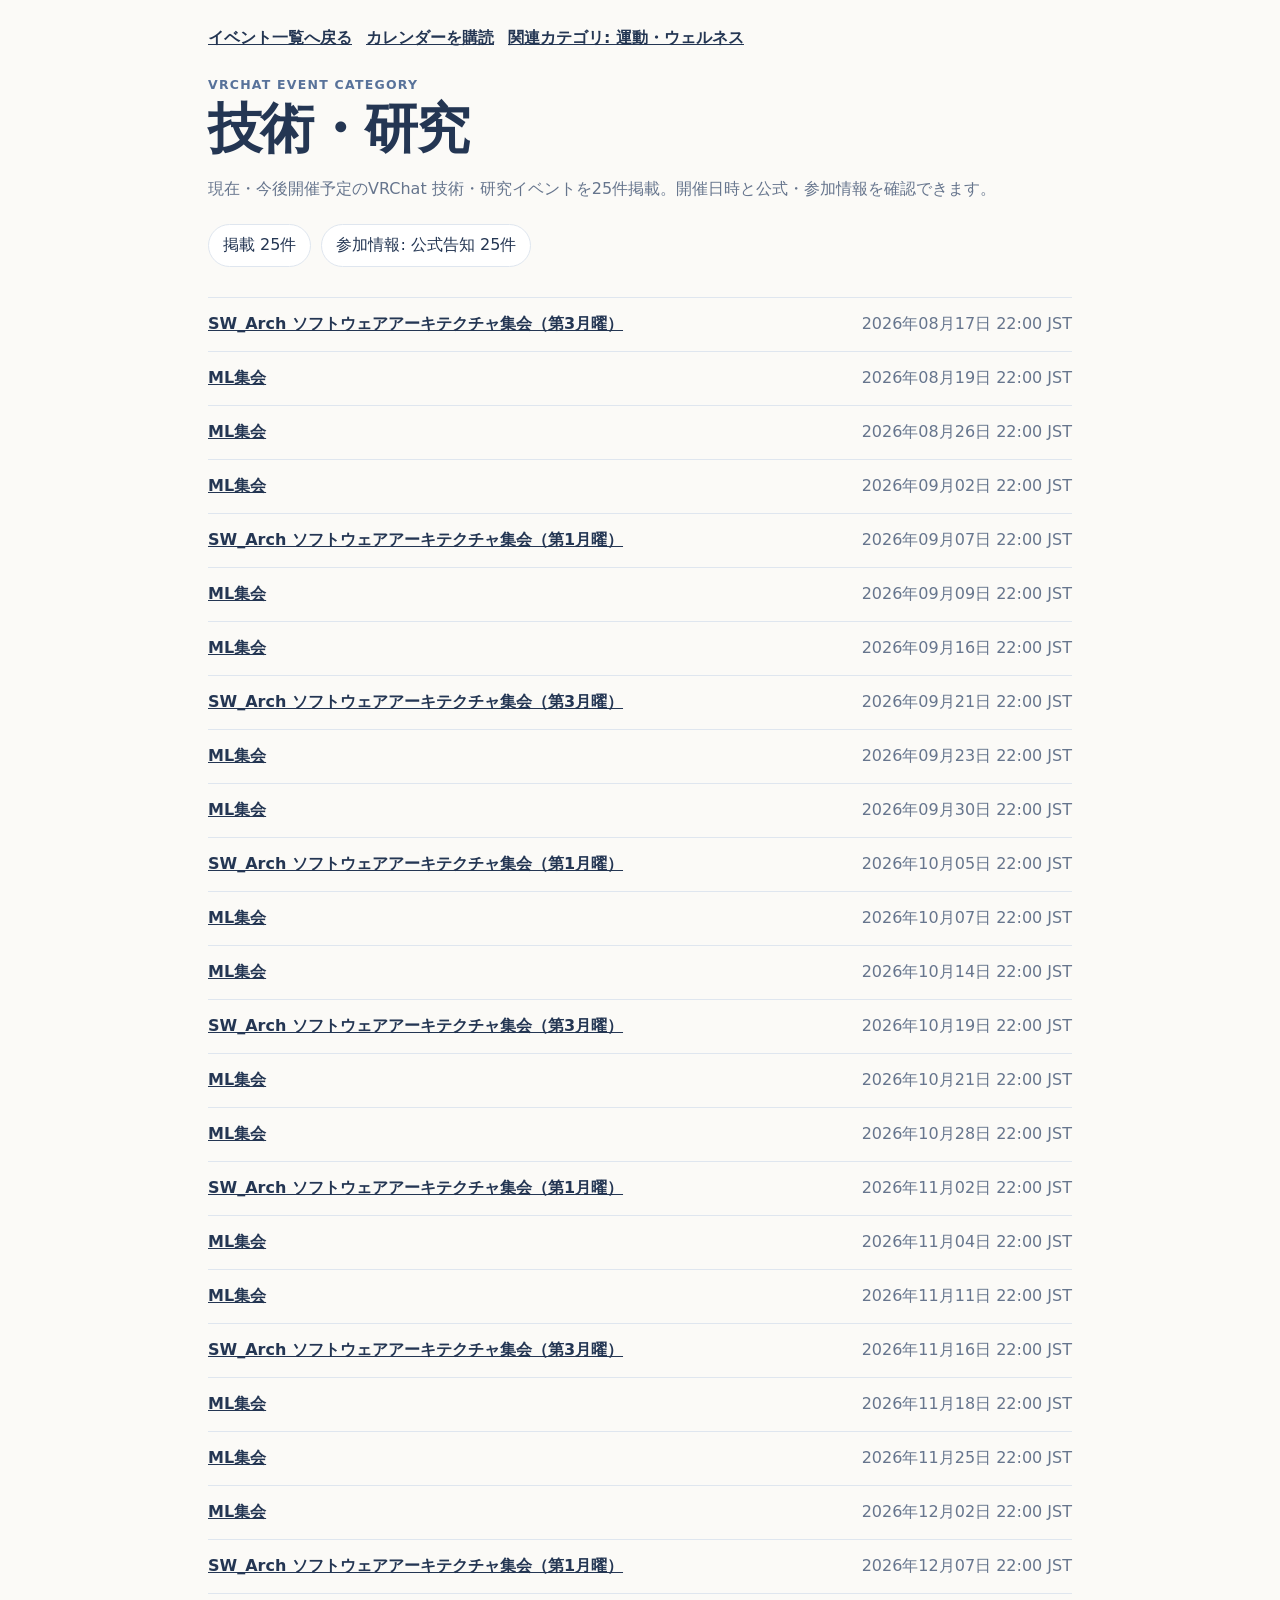
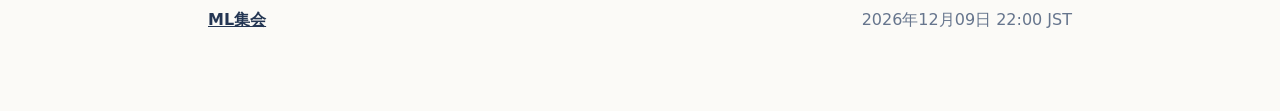
<file: categories/technology/index.html>
<!doctype html>
<html lang="ja">
<head>
<meta charset="utf-8">
<meta name="viewport" content="width=device-width,initial-scale=1">
<title>VRChat 技術・研究イベント一覧 | VRChatイベントカレンダー</title>
<meta name="description" content="現在・今後開催予定のVRChat 技術・研究イベントを25件掲載。開催日時と公式・参加情報を確認できます。">
<meta name="robots" content="index,follow,max-image-preview:large,max-snippet:-1">
<link rel="canonical" href="https://kafka2306.github.io/cast_event_cal/categories/technology/">
<meta property="og:type" content="website">
<meta property="og:locale" content="ja_JP">
<meta property="og:site_name" content="VRChatイベントカレンダー">
<meta property="og:title" content="VRChat 技術・研究イベント一覧 | VRChatイベントカレンダー">
<meta property="og:description" content="現在・今後開催予定のVRChat 技術・研究イベントを25件掲載。開催日時と公式・参加情報を確認できます。">
<meta property="og:url" content="https://kafka2306.github.io/cast_event_cal/categories/technology/">
<meta name="twitter:card" content="summary">
<style>
:root{--bg:#fbfaf7;--surface:#fff;--ink:#243653;--muted:#66758d;--line:#dfe6ef}*{box-sizing:border-box}body{margin:0;background:var(--bg);color:var(--ink);font-family:Inter,ui-sans-serif,system-ui,-apple-system,"Noto Sans JP",sans-serif}main{width:min(900px,100%);margin:auto;padding:28px 18px 64px}a{color:inherit}nav{display:flex;gap:14px;flex-wrap:wrap;margin-bottom:28px}nav a{font-weight:700}.eyebrow{font-size:.78rem;font-weight:800;letter-spacing:.1em;color:#58729a}h1{font-size:clamp(1.9rem,6vw,3.4rem);line-height:1.08;letter-spacing:-.035em;margin:.5rem 0 1rem}.summary{line-height:1.8;color:var(--muted)}.facts{display:flex;gap:10px;flex-wrap:wrap;margin:20px 0}.fact{padding:10px 14px;border:1px solid var(--line);border-radius:999px;background:var(--surface)}ul{list-style:none;padding:0;margin:30px 0 0}li{display:flex;justify-content:space-between;gap:18px;padding:16px 0;border-top:1px solid var(--line)}li a{font-weight:800}li span{color:var(--muted);white-space:nowrap}@media(max-width:620px){li{display:grid;gap:5px}li span{white-space:normal}}
</style>
<script src="../../analytics.js" data-config="../../analytics-config.json" defer></script>
</head>
<body data-page-kind="category-landing" data-category="technology">
<main>
<nav><a href="../../">イベント一覧へ戻る</a><a href="../../calendar.ics" data-track="calendar_download">カレンダーを購読</a><!-- category-related:start --><a href="../wellness/">関連カテゴリ: 運動・ウェルネス</a><!-- category-related:end --></nav>
<div class="eyebrow">VRCHAT EVENT CATEGORY</div>
<h1>技術・研究</h1>
<p class="summary">現在・今後開催予定のVRChat 技術・研究イベントを25件掲載。開催日時と公式・参加情報を確認できます。</p>
<div class="facts"><span class="fact">掲載 25件</span><span class="fact">参加情報: 公式告知 25件</span></div>
<ul><li><a href="../../events/404f760b26ac3aae8a1f/" data-track="event_detail_open" data-event-id="404f760b26ac3aae8a1f" data-category="technology">SW_Arch ソフトウェアアーキテクチャ集会（第3月曜）</a><span>2026年08月17日 22:00 JST</span></li><li><a href="../../events/808892671d038210d4fa/" data-track="event_detail_open" data-event-id="808892671d038210d4fa" data-category="technology">ML集会</a><span>2026年08月19日 22:00 JST</span></li><li><a href="../../events/7e6dd1dc1b04c27f5364/" data-track="event_detail_open" data-event-id="7e6dd1dc1b04c27f5364" data-category="technology">ML集会</a><span>2026年08月26日 22:00 JST</span></li><li><a href="../../events/9c940ba4aee802a4afb9/" data-track="event_detail_open" data-event-id="9c940ba4aee802a4afb9" data-category="technology">ML集会</a><span>2026年09月02日 22:00 JST</span></li><li><a href="../../events/99e45ed6a30252f9f71d/" data-track="event_detail_open" data-event-id="99e45ed6a30252f9f71d" data-category="technology">SW_Arch ソフトウェアアーキテクチャ集会（第1月曜）</a><span>2026年09月07日 22:00 JST</span></li><li><a href="../../events/0861f536a5e50acde35e/" data-track="event_detail_open" data-event-id="0861f536a5e50acde35e" data-category="technology">ML集会</a><span>2026年09月09日 22:00 JST</span></li><li><a href="../../events/7944af9f2f42ffd978cf/" data-track="event_detail_open" data-event-id="7944af9f2f42ffd978cf" data-category="technology">ML集会</a><span>2026年09月16日 22:00 JST</span></li><li><a href="../../events/2aa1723ad7be584b7f33/" data-track="event_detail_open" data-event-id="2aa1723ad7be584b7f33" data-category="technology">SW_Arch ソフトウェアアーキテクチャ集会（第3月曜）</a><span>2026年09月21日 22:00 JST</span></li><li><a href="../../events/8650478ca7f96ebe9e06/" data-track="event_detail_open" data-event-id="8650478ca7f96ebe9e06" data-category="technology">ML集会</a><span>2026年09月23日 22:00 JST</span></li><li><a href="../../events/962d513e0debae419b63/" data-track="event_detail_open" data-event-id="962d513e0debae419b63" data-category="technology">ML集会</a><span>2026年09月30日 22:00 JST</span></li><li><a href="../../events/ef2fbc7013d3b818e6a1/" data-track="event_detail_open" data-event-id="ef2fbc7013d3b818e6a1" data-category="technology">SW_Arch ソフトウェアアーキテクチャ集会（第1月曜）</a><span>2026年10月05日 22:00 JST</span></li><li><a href="../../events/68f0d4394439a0f7b2db/" data-track="event_detail_open" data-event-id="68f0d4394439a0f7b2db" data-category="technology">ML集会</a><span>2026年10月07日 22:00 JST</span></li><li><a href="../../events/105cef7393aa3061bed5/" data-track="event_detail_open" data-event-id="105cef7393aa3061bed5" data-category="technology">ML集会</a><span>2026年10月14日 22:00 JST</span></li><li><a href="../../events/a167ca3713c9326262f3/" data-track="event_detail_open" data-event-id="a167ca3713c9326262f3" data-category="technology">SW_Arch ソフトウェアアーキテクチャ集会（第3月曜）</a><span>2026年10月19日 22:00 JST</span></li><li><a href="../../events/4f7aef24777469a2b7e4/" data-track="event_detail_open" data-event-id="4f7aef24777469a2b7e4" data-category="technology">ML集会</a><span>2026年10月21日 22:00 JST</span></li><li><a href="../../events/58860e21d66596a1defe/" data-track="event_detail_open" data-event-id="58860e21d66596a1defe" data-category="technology">ML集会</a><span>2026年10月28日 22:00 JST</span></li><li><a href="../../events/79fc24072ca708b70aae/" data-track="event_detail_open" data-event-id="79fc24072ca708b70aae" data-category="technology">SW_Arch ソフトウェアアーキテクチャ集会（第1月曜）</a><span>2026年11月02日 22:00 JST</span></li><li><a href="../../events/a1caaec5d96cdec04f3e/" data-track="event_detail_open" data-event-id="a1caaec5d96cdec04f3e" data-category="technology">ML集会</a><span>2026年11月04日 22:00 JST</span></li><li><a href="../../events/9d27e128b15ce4509c64/" data-track="event_detail_open" data-event-id="9d27e128b15ce4509c64" data-category="technology">ML集会</a><span>2026年11月11日 22:00 JST</span></li><li><a href="../../events/6a1182933cea113f356c/" data-track="event_detail_open" data-event-id="6a1182933cea113f356c" data-category="technology">SW_Arch ソフトウェアアーキテクチャ集会（第3月曜）</a><span>2026年11月16日 22:00 JST</span></li><li><a href="../../events/0ef220bd53fc30b4fcb0/" data-track="event_detail_open" data-event-id="0ef220bd53fc30b4fcb0" data-category="technology">ML集会</a><span>2026年11月18日 22:00 JST</span></li><li><a href="../../events/66f85658cae212606f07/" data-track="event_detail_open" data-event-id="66f85658cae212606f07" data-category="technology">ML集会</a><span>2026年11月25日 22:00 JST</span></li><li><a href="../../events/d842fd2fc8f4809a3ad4/" data-track="event_detail_open" data-event-id="d842fd2fc8f4809a3ad4" data-category="technology">ML集会</a><span>2026年12月02日 22:00 JST</span></li><li><a href="../../events/a1b3f5fda1747721de98/" data-track="event_detail_open" data-event-id="a1b3f5fda1747721de98" data-category="technology">SW_Arch ソフトウェアアーキテクチャ集会（第1月曜）</a><span>2026年12月07日 22:00 JST</span></li><li><a href="../../events/7857640a0f0fe1203cea/" data-track="event_detail_open" data-event-id="7857640a0f0fe1203cea" data-category="technology">ML集会</a><span>2026年12月09日 22:00 JST</span></li></ul>
</main>
</body>
</html>
</file>
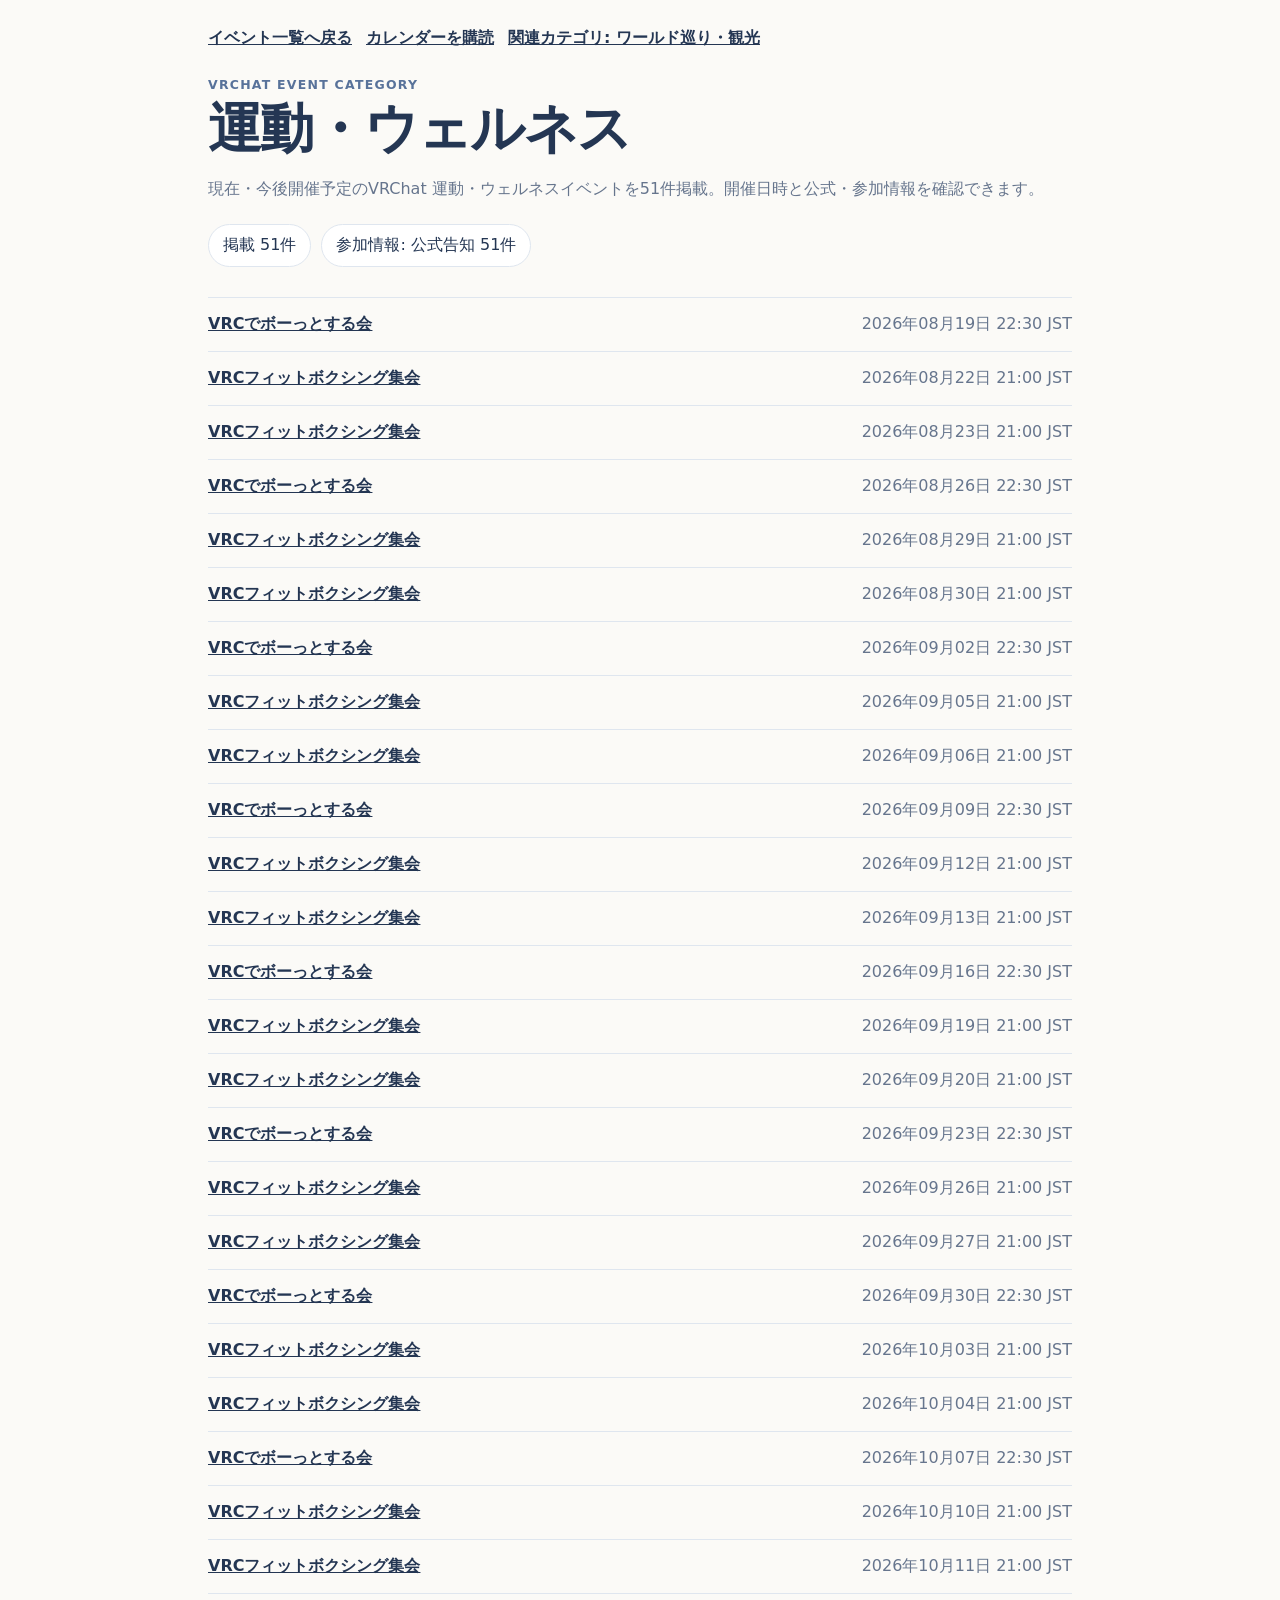
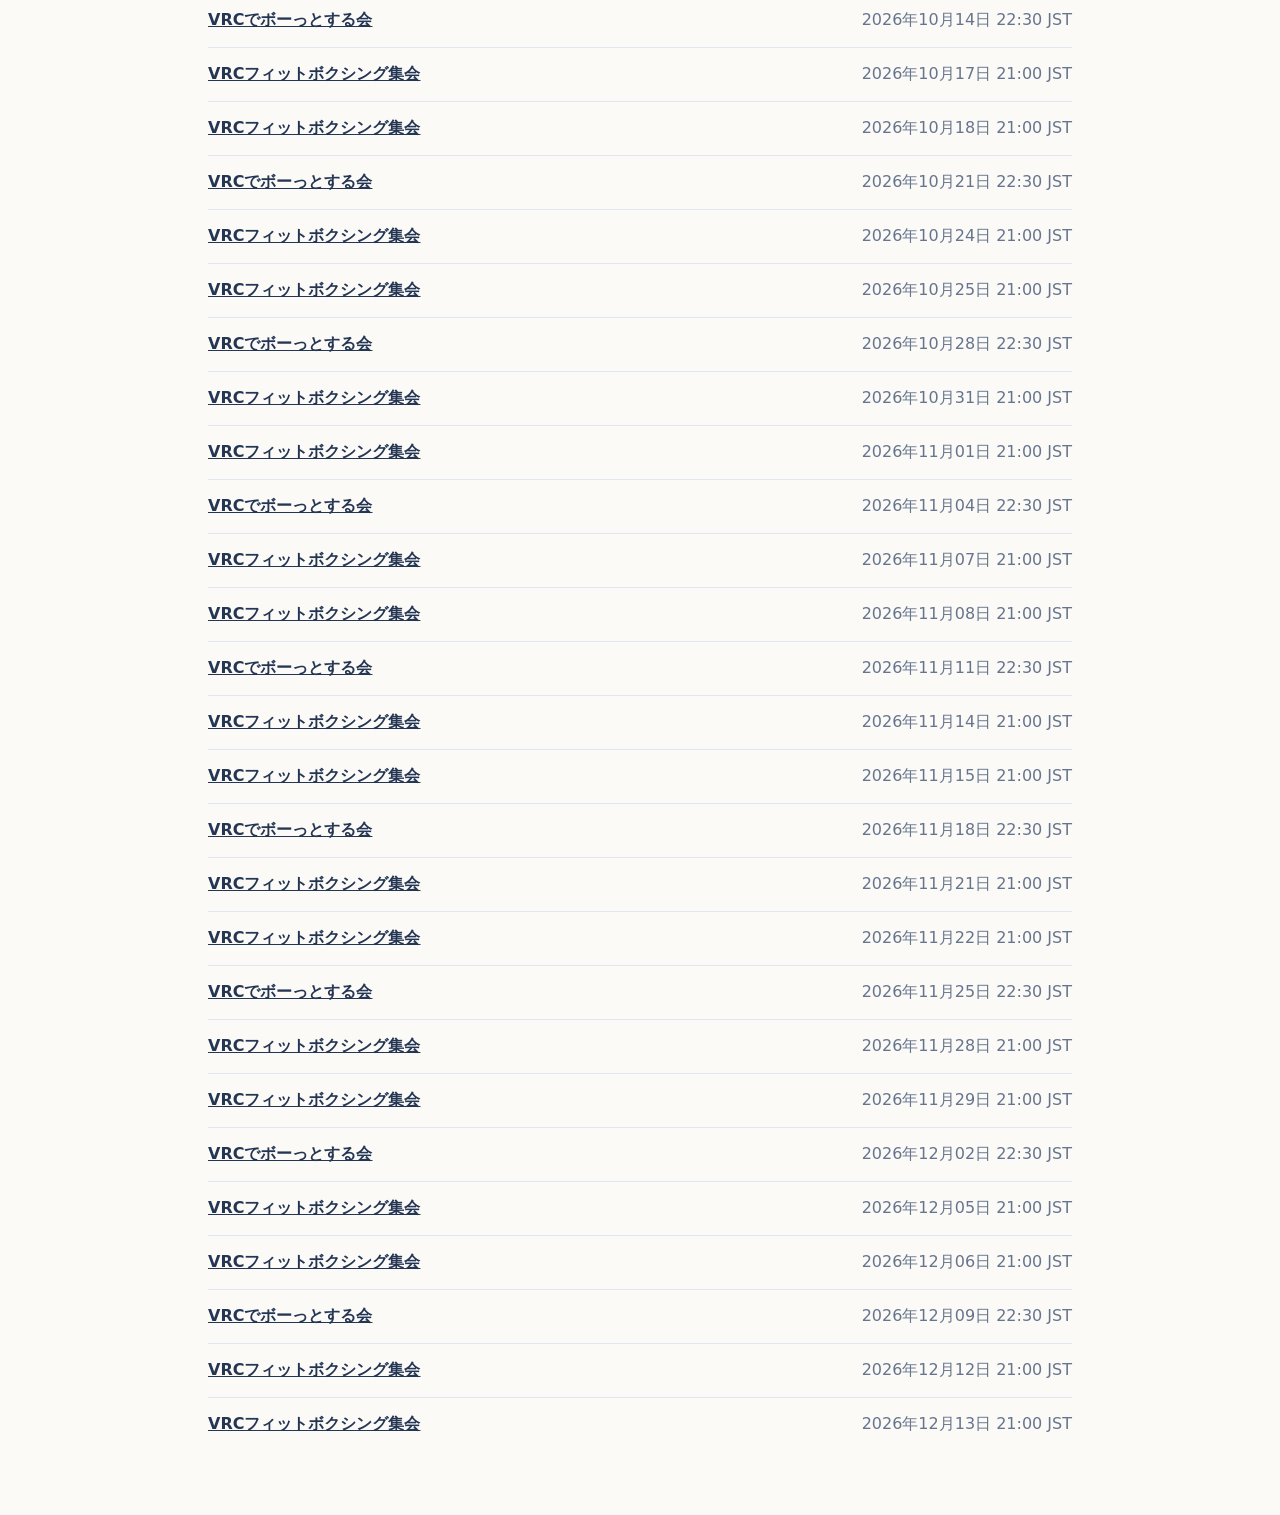
<file: categories/wellness/index.html>
<!doctype html>
<html lang="ja">
<head>
<meta charset="utf-8">
<meta name="viewport" content="width=device-width,initial-scale=1">
<title>VRChat 運動・ウェルネスイベント一覧 | VRChatイベントカレンダー</title>
<meta name="description" content="現在・今後開催予定のVRChat 運動・ウェルネスイベントを51件掲載。開催日時と公式・参加情報を確認できます。">
<meta name="robots" content="index,follow,max-image-preview:large,max-snippet:-1">
<link rel="canonical" href="https://kafka2306.github.io/cast_event_cal/categories/wellness/">
<meta property="og:type" content="website">
<meta property="og:locale" content="ja_JP">
<meta property="og:site_name" content="VRChatイベントカレンダー">
<meta property="og:title" content="VRChat 運動・ウェルネスイベント一覧 | VRChatイベントカレンダー">
<meta property="og:description" content="現在・今後開催予定のVRChat 運動・ウェルネスイベントを51件掲載。開催日時と公式・参加情報を確認できます。">
<meta property="og:url" content="https://kafka2306.github.io/cast_event_cal/categories/wellness/">
<meta name="twitter:card" content="summary">
<style>
:root{--bg:#fbfaf7;--surface:#fff;--ink:#243653;--muted:#66758d;--line:#dfe6ef}*{box-sizing:border-box}body{margin:0;background:var(--bg);color:var(--ink);font-family:Inter,ui-sans-serif,system-ui,-apple-system,"Noto Sans JP",sans-serif}main{width:min(900px,100%);margin:auto;padding:28px 18px 64px}a{color:inherit}nav{display:flex;gap:14px;flex-wrap:wrap;margin-bottom:28px}nav a{font-weight:700}.eyebrow{font-size:.78rem;font-weight:800;letter-spacing:.1em;color:#58729a}h1{font-size:clamp(1.9rem,6vw,3.4rem);line-height:1.08;letter-spacing:-.035em;margin:.5rem 0 1rem}.summary{line-height:1.8;color:var(--muted)}.facts{display:flex;gap:10px;flex-wrap:wrap;margin:20px 0}.fact{padding:10px 14px;border:1px solid var(--line);border-radius:999px;background:var(--surface)}ul{list-style:none;padding:0;margin:30px 0 0}li{display:flex;justify-content:space-between;gap:18px;padding:16px 0;border-top:1px solid var(--line)}li a{font-weight:800}li span{color:var(--muted);white-space:nowrap}@media(max-width:620px){li{display:grid;gap:5px}li span{white-space:normal}}
</style>
<script src="../../analytics.js" data-config="../../analytics-config.json" defer></script>
</head>
<body data-page-kind="category-landing" data-category="wellness">
<main>
<nav><a href="../../">イベント一覧へ戻る</a><a href="../../calendar.ics" data-track="calendar_download">カレンダーを購読</a><!-- category-related:start --><a href="../world_tour/">関連カテゴリ: ワールド巡り・観光</a><!-- category-related:end --></nav>
<div class="eyebrow">VRCHAT EVENT CATEGORY</div>
<h1>運動・ウェルネス</h1>
<p class="summary">現在・今後開催予定のVRChat 運動・ウェルネスイベントを51件掲載。開催日時と公式・参加情報を確認できます。</p>
<div class="facts"><span class="fact">掲載 51件</span><span class="fact">参加情報: 公式告知 51件</span></div>
<ul><li><a href="../../events/ed4b7f3b337613398aad/" data-track="event_detail_open" data-event-id="ed4b7f3b337613398aad" data-category="wellness">VRCでボーっとする会</a><span>2026年08月19日 22:30 JST</span></li><li><a href="../../events/e14a42dbcae379d872d1/" data-track="event_detail_open" data-event-id="e14a42dbcae379d872d1" data-category="wellness">VRCフィットボクシング集会</a><span>2026年08月22日 21:00 JST</span></li><li><a href="../../events/c6ece42330c7f868c889/" data-track="event_detail_open" data-event-id="c6ece42330c7f868c889" data-category="wellness">VRCフィットボクシング集会</a><span>2026年08月23日 21:00 JST</span></li><li><a href="../../events/e78e71d06b40b34560fe/" data-track="event_detail_open" data-event-id="e78e71d06b40b34560fe" data-category="wellness">VRCでボーっとする会</a><span>2026年08月26日 22:30 JST</span></li><li><a href="../../events/15d038c1142e9d4d8c67/" data-track="event_detail_open" data-event-id="15d038c1142e9d4d8c67" data-category="wellness">VRCフィットボクシング集会</a><span>2026年08月29日 21:00 JST</span></li><li><a href="../../events/edd8cb8ac78aa179a1ab/" data-track="event_detail_open" data-event-id="edd8cb8ac78aa179a1ab" data-category="wellness">VRCフィットボクシング集会</a><span>2026年08月30日 21:00 JST</span></li><li><a href="../../events/497038ba9c06e73682d6/" data-track="event_detail_open" data-event-id="497038ba9c06e73682d6" data-category="wellness">VRCでボーっとする会</a><span>2026年09月02日 22:30 JST</span></li><li><a href="../../events/17be6b34b9994ac5935e/" data-track="event_detail_open" data-event-id="17be6b34b9994ac5935e" data-category="wellness">VRCフィットボクシング集会</a><span>2026年09月05日 21:00 JST</span></li><li><a href="../../events/141d07f9e049e8c7c75c/" data-track="event_detail_open" data-event-id="141d07f9e049e8c7c75c" data-category="wellness">VRCフィットボクシング集会</a><span>2026年09月06日 21:00 JST</span></li><li><a href="../../events/384a43b5585f1b19ac51/" data-track="event_detail_open" data-event-id="384a43b5585f1b19ac51" data-category="wellness">VRCでボーっとする会</a><span>2026年09月09日 22:30 JST</span></li><li><a href="../../events/6c88271478c105bd1b35/" data-track="event_detail_open" data-event-id="6c88271478c105bd1b35" data-category="wellness">VRCフィットボクシング集会</a><span>2026年09月12日 21:00 JST</span></li><li><a href="../../events/1e8b7af1e6735b8b9a0f/" data-track="event_detail_open" data-event-id="1e8b7af1e6735b8b9a0f" data-category="wellness">VRCフィットボクシング集会</a><span>2026年09月13日 21:00 JST</span></li><li><a href="../../events/ba89ee9fbed17e33ebde/" data-track="event_detail_open" data-event-id="ba89ee9fbed17e33ebde" data-category="wellness">VRCでボーっとする会</a><span>2026年09月16日 22:30 JST</span></li><li><a href="../../events/c173fc47fc9064c5c3a7/" data-track="event_detail_open" data-event-id="c173fc47fc9064c5c3a7" data-category="wellness">VRCフィットボクシング集会</a><span>2026年09月19日 21:00 JST</span></li><li><a href="../../events/4c7e833ae3aedb020bcf/" data-track="event_detail_open" data-event-id="4c7e833ae3aedb020bcf" data-category="wellness">VRCフィットボクシング集会</a><span>2026年09月20日 21:00 JST</span></li><li><a href="../../events/8e895ea4fc3a1d1191c1/" data-track="event_detail_open" data-event-id="8e895ea4fc3a1d1191c1" data-category="wellness">VRCでボーっとする会</a><span>2026年09月23日 22:30 JST</span></li><li><a href="../../events/bc9f65e865a1b85aa655/" data-track="event_detail_open" data-event-id="bc9f65e865a1b85aa655" data-category="wellness">VRCフィットボクシング集会</a><span>2026年09月26日 21:00 JST</span></li><li><a href="../../events/f178af8b1ed2143b363d/" data-track="event_detail_open" data-event-id="f178af8b1ed2143b363d" data-category="wellness">VRCフィットボクシング集会</a><span>2026年09月27日 21:00 JST</span></li><li><a href="../../events/c4657f46747bbc224fd8/" data-track="event_detail_open" data-event-id="c4657f46747bbc224fd8" data-category="wellness">VRCでボーっとする会</a><span>2026年09月30日 22:30 JST</span></li><li><a href="../../events/db45cb82ced9ea7824d6/" data-track="event_detail_open" data-event-id="db45cb82ced9ea7824d6" data-category="wellness">VRCフィットボクシング集会</a><span>2026年10月03日 21:00 JST</span></li><li><a href="../../events/11c63f9d390b2848cc4a/" data-track="event_detail_open" data-event-id="11c63f9d390b2848cc4a" data-category="wellness">VRCフィットボクシング集会</a><span>2026年10月04日 21:00 JST</span></li><li><a href="../../events/c0e0fcb0a951ab5bec96/" data-track="event_detail_open" data-event-id="c0e0fcb0a951ab5bec96" data-category="wellness">VRCでボーっとする会</a><span>2026年10月07日 22:30 JST</span></li><li><a href="../../events/00c06c23ca3832786280/" data-track="event_detail_open" data-event-id="00c06c23ca3832786280" data-category="wellness">VRCフィットボクシング集会</a><span>2026年10月10日 21:00 JST</span></li><li><a href="../../events/d8003630b759fc46627c/" data-track="event_detail_open" data-event-id="d8003630b759fc46627c" data-category="wellness">VRCフィットボクシング集会</a><span>2026年10月11日 21:00 JST</span></li><li><a href="../../events/5495c92eca44d929ccdc/" data-track="event_detail_open" data-event-id="5495c92eca44d929ccdc" data-category="wellness">VRCでボーっとする会</a><span>2026年10月14日 22:30 JST</span></li><li><a href="../../events/5426731cf71940057a96/" data-track="event_detail_open" data-event-id="5426731cf71940057a96" data-category="wellness">VRCフィットボクシング集会</a><span>2026年10月17日 21:00 JST</span></li><li><a href="../../events/d19ec1eff9cdcb5606fb/" data-track="event_detail_open" data-event-id="d19ec1eff9cdcb5606fb" data-category="wellness">VRCフィットボクシング集会</a><span>2026年10月18日 21:00 JST</span></li><li><a href="../../events/8c2f2ec9b387f3b508ee/" data-track="event_detail_open" data-event-id="8c2f2ec9b387f3b508ee" data-category="wellness">VRCでボーっとする会</a><span>2026年10月21日 22:30 JST</span></li><li><a href="../../events/eeb8e68c1c34a47ffadf/" data-track="event_detail_open" data-event-id="eeb8e68c1c34a47ffadf" data-category="wellness">VRCフィットボクシング集会</a><span>2026年10月24日 21:00 JST</span></li><li><a href="../../events/50dfc7af954f49668f22/" data-track="event_detail_open" data-event-id="50dfc7af954f49668f22" data-category="wellness">VRCフィットボクシング集会</a><span>2026年10月25日 21:00 JST</span></li><li><a href="../../events/6b451b6fc0e238cd5b1a/" data-track="event_detail_open" data-event-id="6b451b6fc0e238cd5b1a" data-category="wellness">VRCでボーっとする会</a><span>2026年10月28日 22:30 JST</span></li><li><a href="../../events/54b368bdee03e1741f63/" data-track="event_detail_open" data-event-id="54b368bdee03e1741f63" data-category="wellness">VRCフィットボクシング集会</a><span>2026年10月31日 21:00 JST</span></li><li><a href="../../events/898a6d0d0dd7fd562afc/" data-track="event_detail_open" data-event-id="898a6d0d0dd7fd562afc" data-category="wellness">VRCフィットボクシング集会</a><span>2026年11月01日 21:00 JST</span></li><li><a href="../../events/da7303632997e92cec59/" data-track="event_detail_open" data-event-id="da7303632997e92cec59" data-category="wellness">VRCでボーっとする会</a><span>2026年11月04日 22:30 JST</span></li><li><a href="../../events/2bf4707395b74b9471e0/" data-track="event_detail_open" data-event-id="2bf4707395b74b9471e0" data-category="wellness">VRCフィットボクシング集会</a><span>2026年11月07日 21:00 JST</span></li><li><a href="../../events/cb4b2393882549dbc8fb/" data-track="event_detail_open" data-event-id="cb4b2393882549dbc8fb" data-category="wellness">VRCフィットボクシング集会</a><span>2026年11月08日 21:00 JST</span></li><li><a href="../../events/d4c99601664e9c3c1a51/" data-track="event_detail_open" data-event-id="d4c99601664e9c3c1a51" data-category="wellness">VRCでボーっとする会</a><span>2026年11月11日 22:30 JST</span></li><li><a href="../../events/5b8e8c87d3c43f3a0337/" data-track="event_detail_open" data-event-id="5b8e8c87d3c43f3a0337" data-category="wellness">VRCフィットボクシング集会</a><span>2026年11月14日 21:00 JST</span></li><li><a href="../../events/b9faab84f5b566f243ae/" data-track="event_detail_open" data-event-id="b9faab84f5b566f243ae" data-category="wellness">VRCフィットボクシング集会</a><span>2026年11月15日 21:00 JST</span></li><li><a href="../../events/80dacea56c65ba7e99c2/" data-track="event_detail_open" data-event-id="80dacea56c65ba7e99c2" data-category="wellness">VRCでボーっとする会</a><span>2026年11月18日 22:30 JST</span></li><li><a href="../../events/bcfac6e757a0c16875f9/" data-track="event_detail_open" data-event-id="bcfac6e757a0c16875f9" data-category="wellness">VRCフィットボクシング集会</a><span>2026年11月21日 21:00 JST</span></li><li><a href="../../events/cdc35833b9b63107dddd/" data-track="event_detail_open" data-event-id="cdc35833b9b63107dddd" data-category="wellness">VRCフィットボクシング集会</a><span>2026年11月22日 21:00 JST</span></li><li><a href="../../events/ebcd30a182a41db4c619/" data-track="event_detail_open" data-event-id="ebcd30a182a41db4c619" data-category="wellness">VRCでボーっとする会</a><span>2026年11月25日 22:30 JST</span></li><li><a href="../../events/a049027601cf8b80bc4e/" data-track="event_detail_open" data-event-id="a049027601cf8b80bc4e" data-category="wellness">VRCフィットボクシング集会</a><span>2026年11月28日 21:00 JST</span></li><li><a href="../../events/bfad4a2e57e42e5a9388/" data-track="event_detail_open" data-event-id="bfad4a2e57e42e5a9388" data-category="wellness">VRCフィットボクシング集会</a><span>2026年11月29日 21:00 JST</span></li><li><a href="../../events/76b4f7ffc7fffbdfa067/" data-track="event_detail_open" data-event-id="76b4f7ffc7fffbdfa067" data-category="wellness">VRCでボーっとする会</a><span>2026年12月02日 22:30 JST</span></li><li><a href="../../events/1b940b4aab9161c4fbca/" data-track="event_detail_open" data-event-id="1b940b4aab9161c4fbca" data-category="wellness">VRCフィットボクシング集会</a><span>2026年12月05日 21:00 JST</span></li><li><a href="../../events/a23ff8fc19c2da165b64/" data-track="event_detail_open" data-event-id="a23ff8fc19c2da165b64" data-category="wellness">VRCフィットボクシング集会</a><span>2026年12月06日 21:00 JST</span></li><li><a href="../../events/e74fe10ab9f2dac40eb6/" data-track="event_detail_open" data-event-id="e74fe10ab9f2dac40eb6" data-category="wellness">VRCでボーっとする会</a><span>2026年12月09日 22:30 JST</span></li><li><a href="../../events/32f7a4af167f20f5cb9b/" data-track="event_detail_open" data-event-id="32f7a4af167f20f5cb9b" data-category="wellness">VRCフィットボクシング集会</a><span>2026年12月12日 21:00 JST</span></li><li><a href="../../events/b77c9d1eadb3383bd236/" data-track="event_detail_open" data-event-id="b77c9d1eadb3383bd236" data-category="wellness">VRCフィットボクシング集会</a><span>2026年12月13日 21:00 JST</span></li></ul>
</main>
</body>
</html>
</file>
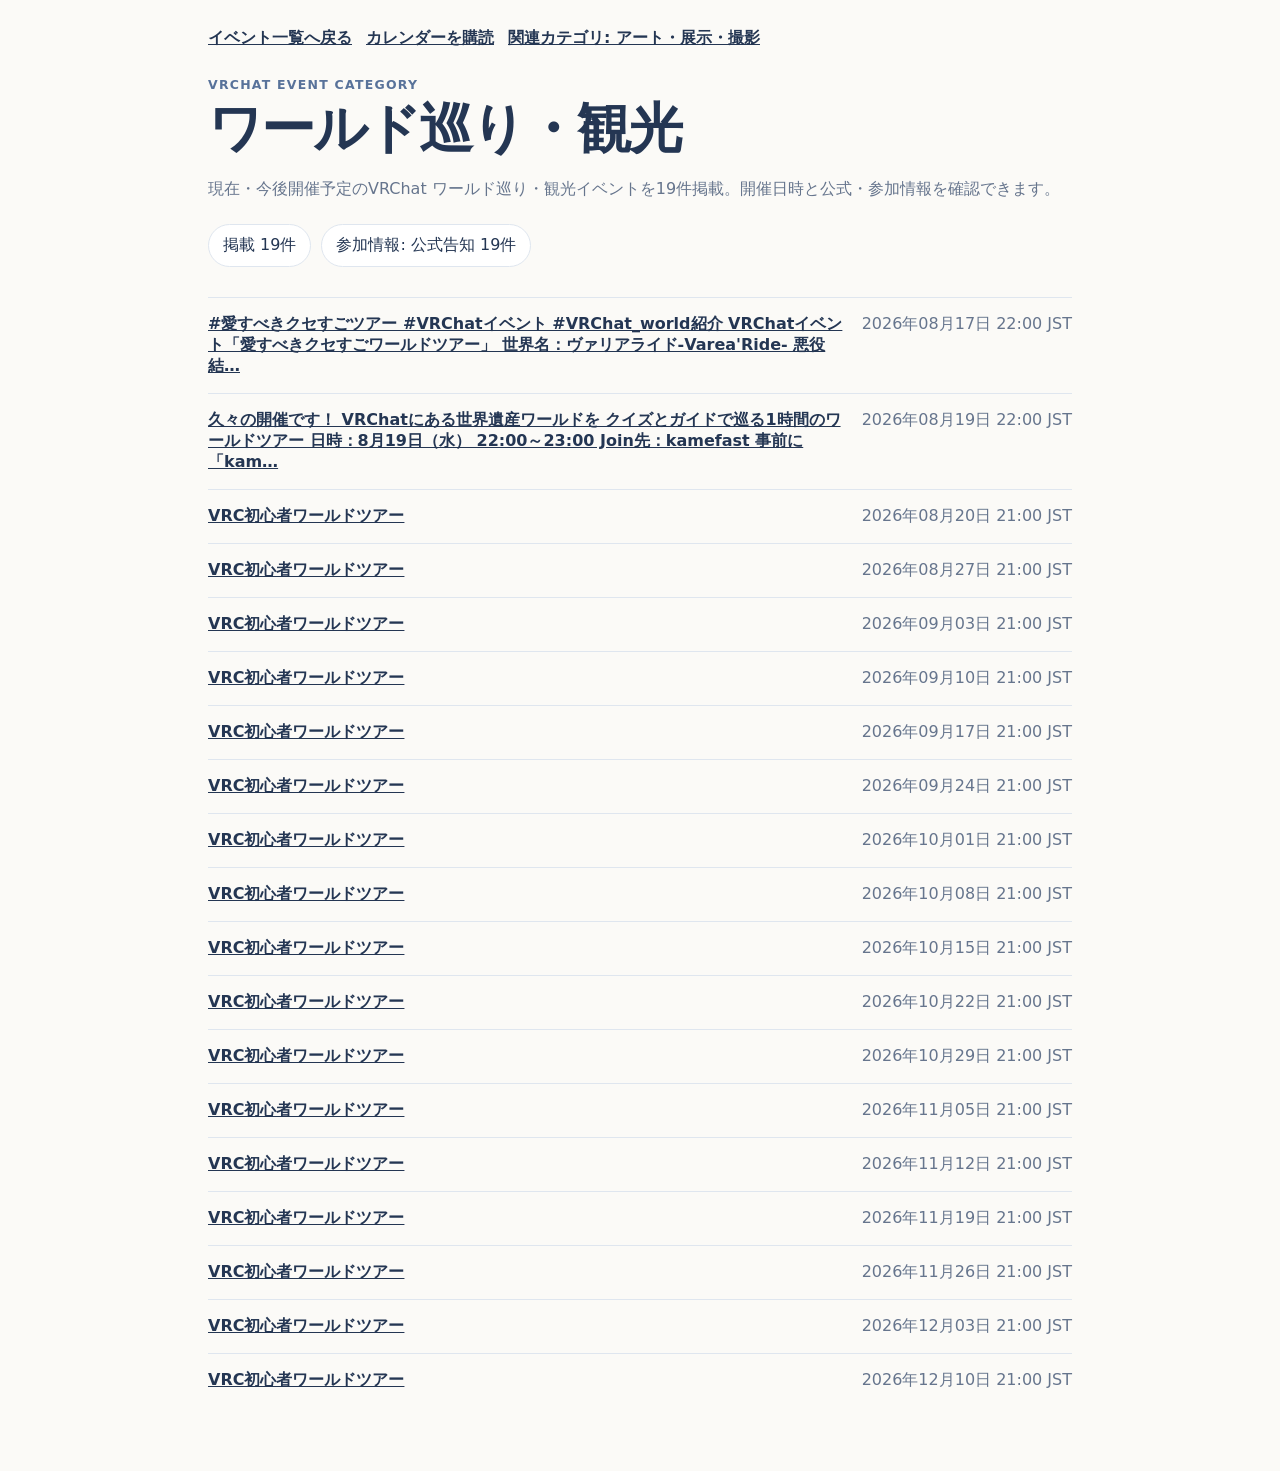
<file: categories/world_tour/index.html>
<!doctype html>
<html lang="ja">
<head>
<meta charset="utf-8">
<meta name="viewport" content="width=device-width,initial-scale=1">
<title>VRChat ワールド巡り・観光イベント一覧 | VRChatイベントカレンダー</title>
<meta name="description" content="現在・今後開催予定のVRChat ワールド巡り・観光イベントを19件掲載。開催日時と公式・参加情報を確認できます。">
<meta name="robots" content="index,follow,max-image-preview:large,max-snippet:-1">
<link rel="canonical" href="https://kafka2306.github.io/cast_event_cal/categories/world_tour/">
<meta property="og:type" content="website">
<meta property="og:locale" content="ja_JP">
<meta property="og:site_name" content="VRChatイベントカレンダー">
<meta property="og:title" content="VRChat ワールド巡り・観光イベント一覧 | VRChatイベントカレンダー">
<meta property="og:description" content="現在・今後開催予定のVRChat ワールド巡り・観光イベントを19件掲載。開催日時と公式・参加情報を確認できます。">
<meta property="og:url" content="https://kafka2306.github.io/cast_event_cal/categories/world_tour/">
<meta name="twitter:card" content="summary">
<style>
:root{--bg:#fbfaf7;--surface:#fff;--ink:#243653;--muted:#66758d;--line:#dfe6ef}*{box-sizing:border-box}body{margin:0;background:var(--bg);color:var(--ink);font-family:Inter,ui-sans-serif,system-ui,-apple-system,"Noto Sans JP",sans-serif}main{width:min(900px,100%);margin:auto;padding:28px 18px 64px}a{color:inherit}nav{display:flex;gap:14px;flex-wrap:wrap;margin-bottom:28px}nav a{font-weight:700}.eyebrow{font-size:.78rem;font-weight:800;letter-spacing:.1em;color:#58729a}h1{font-size:clamp(1.9rem,6vw,3.4rem);line-height:1.08;letter-spacing:-.035em;margin:.5rem 0 1rem}.summary{line-height:1.8;color:var(--muted)}.facts{display:flex;gap:10px;flex-wrap:wrap;margin:20px 0}.fact{padding:10px 14px;border:1px solid var(--line);border-radius:999px;background:var(--surface)}ul{list-style:none;padding:0;margin:30px 0 0}li{display:flex;justify-content:space-between;gap:18px;padding:16px 0;border-top:1px solid var(--line)}li a{font-weight:800}li span{color:var(--muted);white-space:nowrap}@media(max-width:620px){li{display:grid;gap:5px}li span{white-space:normal}}
</style>
<script src="../../analytics.js" data-config="../../analytics-config.json" defer></script>
</head>
<body data-page-kind="category-landing" data-category="world_tour">
<main>
<nav><a href="../../">イベント一覧へ戻る</a><a href="../../calendar.ics" data-track="calendar_download">カレンダーを購読</a><!-- category-related:start --><a href="../art/">関連カテゴリ: アート・展示・撮影</a><!-- category-related:end --></nav>
<div class="eyebrow">VRCHAT EVENT CATEGORY</div>
<h1>ワールド巡り・観光</h1>
<p class="summary">現在・今後開催予定のVRChat ワールド巡り・観光イベントを19件掲載。開催日時と公式・参加情報を確認できます。</p>
<div class="facts"><span class="fact">掲載 19件</span><span class="fact">参加情報: 公式告知 19件</span></div>
<ul><li><a href="../../events/fbe9374dbd39fe7ab610/" data-track="event_detail_open" data-event-id="fbe9374dbd39fe7ab610" data-category="world_tour">#愛すべきクセすごツアー #VRChatイベント #VRChat_world紹介 VRChatイベント「愛すべきクセすごワールドツアー」 世界名：ヴァリアライド-Varea&#x27;Ride- 悪役結…</a><span>2026年08月17日 22:00 JST</span></li><li><a href="../../events/a865888c3846c7309132/" data-track="event_detail_open" data-event-id="a865888c3846c7309132" data-category="world_tour">久々の開催です！ VRChatにある世界遺産ワールドを クイズとガイドで巡る1時間のワールドツアー 日時：8月19日（水） 22:00～23:00 Join先：kamefast 事前に「kam…</a><span>2026年08月19日 22:00 JST</span></li><li><a href="../../events/80250a9f85f94f0ec777/" data-track="event_detail_open" data-event-id="80250a9f85f94f0ec777" data-category="world_tour">VRC初心者ワールドツアー</a><span>2026年08月20日 21:00 JST</span></li><li><a href="../../events/1d3028e800d3a898de57/" data-track="event_detail_open" data-event-id="1d3028e800d3a898de57" data-category="world_tour">VRC初心者ワールドツアー</a><span>2026年08月27日 21:00 JST</span></li><li><a href="../../events/e148fcb1f0b7de291b9f/" data-track="event_detail_open" data-event-id="e148fcb1f0b7de291b9f" data-category="world_tour">VRC初心者ワールドツアー</a><span>2026年09月03日 21:00 JST</span></li><li><a href="../../events/781f14b6002d2a90c1b1/" data-track="event_detail_open" data-event-id="781f14b6002d2a90c1b1" data-category="world_tour">VRC初心者ワールドツアー</a><span>2026年09月10日 21:00 JST</span></li><li><a href="../../events/6b122d3d9907072af279/" data-track="event_detail_open" data-event-id="6b122d3d9907072af279" data-category="world_tour">VRC初心者ワールドツアー</a><span>2026年09月17日 21:00 JST</span></li><li><a href="../../events/39f7942ca36918ae60cf/" data-track="event_detail_open" data-event-id="39f7942ca36918ae60cf" data-category="world_tour">VRC初心者ワールドツアー</a><span>2026年09月24日 21:00 JST</span></li><li><a href="../../events/651b08863551dd0da773/" data-track="event_detail_open" data-event-id="651b08863551dd0da773" data-category="world_tour">VRC初心者ワールドツアー</a><span>2026年10月01日 21:00 JST</span></li><li><a href="../../events/2107e4e359776a9adde4/" data-track="event_detail_open" data-event-id="2107e4e359776a9adde4" data-category="world_tour">VRC初心者ワールドツアー</a><span>2026年10月08日 21:00 JST</span></li><li><a href="../../events/541c8815f30dfb603955/" data-track="event_detail_open" data-event-id="541c8815f30dfb603955" data-category="world_tour">VRC初心者ワールドツアー</a><span>2026年10月15日 21:00 JST</span></li><li><a href="../../events/de9bc7b398a928296656/" data-track="event_detail_open" data-event-id="de9bc7b398a928296656" data-category="world_tour">VRC初心者ワールドツアー</a><span>2026年10月22日 21:00 JST</span></li><li><a href="../../events/5f3762c219e1b155026f/" data-track="event_detail_open" data-event-id="5f3762c219e1b155026f" data-category="world_tour">VRC初心者ワールドツアー</a><span>2026年10月29日 21:00 JST</span></li><li><a href="../../events/525e308bf1681cae00f9/" data-track="event_detail_open" data-event-id="525e308bf1681cae00f9" data-category="world_tour">VRC初心者ワールドツアー</a><span>2026年11月05日 21:00 JST</span></li><li><a href="../../events/6cbaa7c25b681974733d/" data-track="event_detail_open" data-event-id="6cbaa7c25b681974733d" data-category="world_tour">VRC初心者ワールドツアー</a><span>2026年11月12日 21:00 JST</span></li><li><a href="../../events/ce53c1127f78a95a03d3/" data-track="event_detail_open" data-event-id="ce53c1127f78a95a03d3" data-category="world_tour">VRC初心者ワールドツアー</a><span>2026年11月19日 21:00 JST</span></li><li><a href="../../events/97c6cabe6b631a86abf2/" data-track="event_detail_open" data-event-id="97c6cabe6b631a86abf2" data-category="world_tour">VRC初心者ワールドツアー</a><span>2026年11月26日 21:00 JST</span></li><li><a href="../../events/fc956278fb2c9abea8b4/" data-track="event_detail_open" data-event-id="fc956278fb2c9abea8b4" data-category="world_tour">VRC初心者ワールドツアー</a><span>2026年12月03日 21:00 JST</span></li><li><a href="../../events/0d49327cfa244aa497dc/" data-track="event_detail_open" data-event-id="0d49327cfa244aa497dc" data-category="world_tour">VRC初心者ワールドツアー</a><span>2026年12月10日 21:00 JST</span></li></ul>
</main>
</body>
</html>
</file>
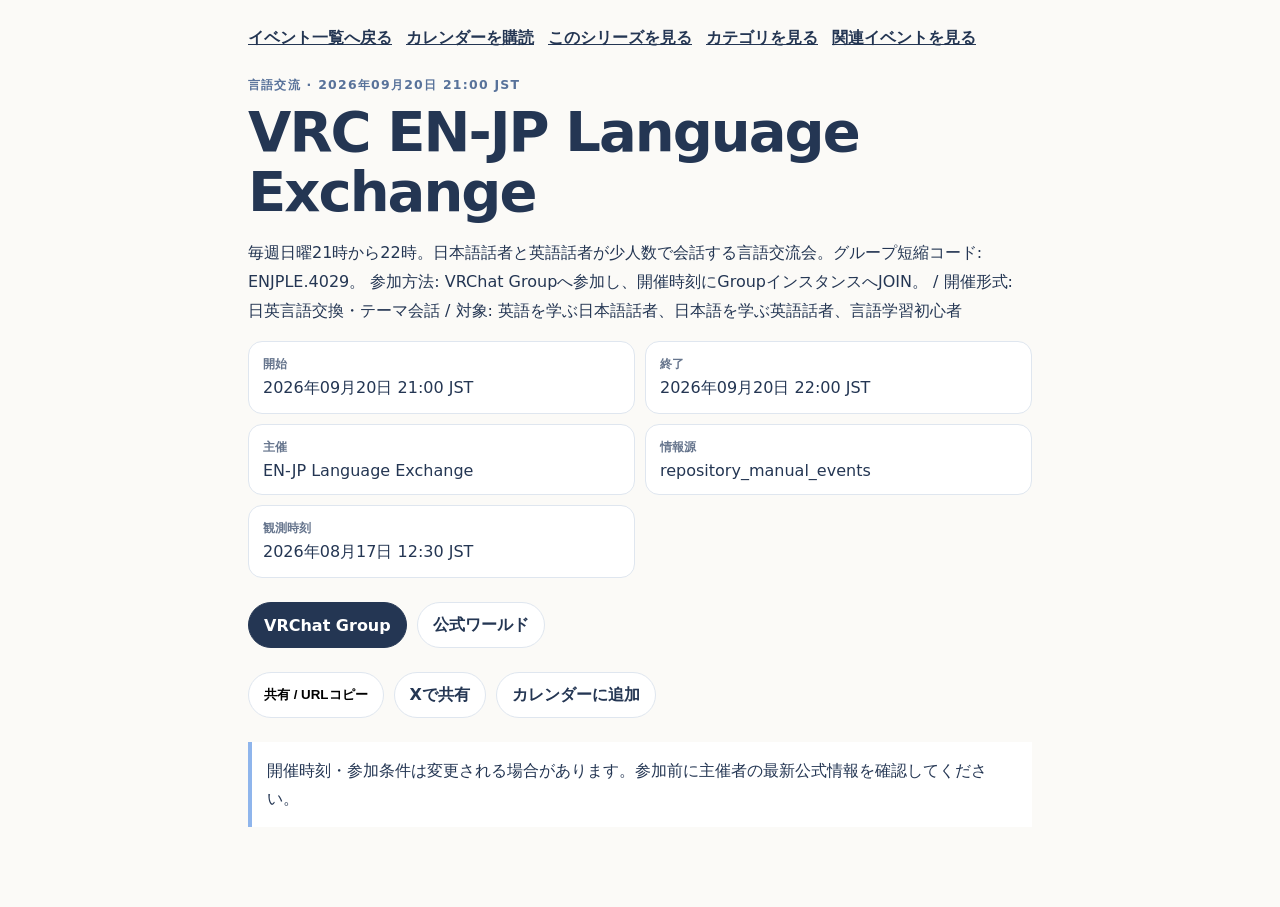
<file: events/005c721f280dd8b5ee64/index.html>
<!doctype html>
<html lang="ja">
<head>
<meta charset="utf-8">
<meta name="viewport" content="width=device-width,initial-scale=1">
<title>VRC EN-JP Language Exchange｜2026年09月20日 21:00 JST | VRChatイベントカレンダー</title>
<meta name="description" content="2026年09月20日 21:00 JST · 言語交流 · 毎週日曜21時から22時。日本語話者と英語話者が少人数で会話する言語交流会。グループ短縮コード: ENJPLE.4029。 参加方法: VRChat Groupへ参加し、開催時刻にGroupインスタンスへJOIN。 /…">
<meta name="robots" content="index,follow,max-image-preview:large,max-snippet:-1">
<link rel="canonical" href="https://kafka2306.github.io/cast_event_cal/events/005c721f280dd8b5ee64/">
<meta property="og:type" content="website">
<meta property="og:locale" content="ja_JP">
<meta property="og:site_name" content="VRChatイベントカレンダー">
<meta property="og:title" content="VRC EN-JP Language Exchange">
<meta property="og:description" content="2026年09月20日 21:00 JST · 言語交流 · 毎週日曜21時から22時。日本語話者と英語話者が少人数で会話する言語交流会。グループ短縮コード: ENJPLE.4029。 参加方法: VRChat Groupへ参加し、開催時刻にGroupインスタンスへJOIN。 /…">
<meta property="og:url" content="https://kafka2306.github.io/cast_event_cal/events/005c721f280dd8b5ee64/">
<!-- social-meta:start -->
<meta property="og:image" content="https://kafka2306.github.io/cast_event_cal/og/events/005c721f280dd8b5ee64.png">
<meta property="og:image:type" content="image/png">
<meta property="og:image:alt" content="VRC EN-JP Language Exchange">
<meta property="og:image:width" content="1200">
<meta property="og:image:height" content="630">
<meta name="twitter:card" content="summary_large_image">
<meta name="twitter:image" content="https://kafka2306.github.io/cast_event_cal/og/events/005c721f280dd8b5ee64.png">
<meta name="twitter:image:alt" content="VRC EN-JP Language Exchange">
<!-- social-meta:end -->
<style>
:root{--bg:#fbfaf7;--surface:#fff;--ink:#243653;--muted:#66758d;--line:#dfe6ef}*{box-sizing:border-box}body{margin:0;background:var(--bg);color:var(--ink);font-family:Inter,ui-sans-serif,system-ui,-apple-system,"Noto Sans JP",sans-serif}main{width:min(820px,100%);margin:auto;padding:28px 18px 64px}a{color:inherit}nav{display:flex;gap:14px;flex-wrap:wrap;margin-bottom:28px}nav a{font-weight:700}.eyebrow{font-size:.78rem;font-weight:800;letter-spacing:.1em;color:#58729a}h1{font-size:clamp(1.8rem,6vw,3.5rem);line-height:1.08;letter-spacing:-.035em;margin:.5rem 0 1rem}.hero-image{width:100%;max-height:440px;object-fit:cover;border-radius:18px;border:1px solid var(--line);background:#f2f5f9}.description{line-height:1.8;font-size:1rem;white-space:pre-wrap}dl{display:grid;grid-template-columns:repeat(2,minmax(0,1fr));gap:10px}dl div{padding:14px;border:1px solid var(--line);border-radius:14px;background:var(--surface)}dt{font-size:.75rem;color:var(--muted);font-weight:800}dd{margin:5px 0 0;overflow-wrap:anywhere}.actions{display:flex;gap:10px;flex-wrap:wrap;margin:24px 0}.action{display:inline-flex;min-height:46px;align-items:center;padding:10px 15px;border:1px solid var(--line);border-radius:999px;text-decoration:none;font-weight:800;background:var(--surface)}.action.primary{background:var(--ink);color:white;border-color:var(--ink)}.notice{padding:15px;border-left:4px solid #8fb5ec;background:#fff;line-height:1.7}details{margin-top:26px;padding:14px;border-top:1px solid var(--line)}li{margin:.6rem 0}@media(max-width:560px){dl{grid-template-columns:1fr}}
</style>
<script src="../../analytics.js" data-config="../../analytics-config.json" defer></script>
<script src="../../share.js" defer></script>
</head>
<body data-page-kind="event-detail" data-event-id="005c721f280dd8b5ee64" data-category="language_exchange">
<main>
<nav><a href="../../">イベント一覧へ戻る</a><a href="../../calendar.ics" data-track="calendar_download">カレンダーを購読</a><!-- series-link:start --><a href="../../series/en-jp-language-exchange/" data-track="series_open" data-event-id="005c721f280dd8b5ee64" data-category="language_exchange" data-destination-type="series">このシリーズを見る</a><!-- series-link:end --><!-- event-crawl-links:start --><a href="../../categories/language_exchange/">カテゴリを見る</a><a href="../26b090fcf8f1df3f5b8e/">関連イベントを見る</a><!-- event-crawl-links:end --></nav>
<div class="eyebrow">言語交流 · 2026年09月20日 21:00 JST</div>
<h1>VRC EN-JP Language Exchange</h1>

<p class="description">毎週日曜21時から22時。日本語話者と英語話者が少人数で会話する言語交流会。グループ短縮コード: ENJPLE.4029。 参加方法: VRChat Groupへ参加し、開催時刻にGroupインスタンスへJOIN。 / 開催形式: 日英言語交換・テーマ会話 / 対象: 英語を学ぶ日本語話者、日本語を学ぶ英語話者、言語学習初心者</p>
<dl>
<div><dt>開始</dt><dd>2026年09月20日 21:00 JST</dd></div>
<div><dt>終了</dt><dd>2026年09月20日 22:00 JST</dd></div>
<div><dt>主催</dt><dd>EN-JP Language Exchange</dd></div>
<div><dt>情報源</dt><dd>repository_manual_events</dd></div>
<div><dt>観測時刻</dt><dd>2026年08月17日 12:30 JST</dd></div>
</dl>
<div class="actions"><a class="action primary" href="https://vrc.group/ENJPLE.4029" target="_blank" rel="noopener noreferrer" data-track="official_link_click" data-event-id="005c721f280dd8b5ee64" data-category="language_exchange">VRChat Group</a><a class="action " href="https://vrchat.com/home/launch?worldId=wrld_153be667-a86e-4aaf-9eed-921bd568ee9b" target="_blank" rel="noopener noreferrer" data-track="official_link_click" data-event-id="005c721f280dd8b5ee64" data-category="language_exchange">公式ワールド</a></div>
<!-- share-controls:start --><div class="actions share-actions"><button class="action" type="button" data-share-native data-share-url="https://kafka2306.github.io/cast_event_cal/events/005c721f280dd8b5ee64/?utm_source=share&amp;utm_medium=social&amp;utm_campaign=event_share" data-share-title="VRC EN-JP Language Exchange" data-track="share_click" data-event-id="005c721f280dd8b5ee64" data-category="language_exchange" data-destination-type="native">共有 / URLコピー</button><a class="action" href="https://x.com/intent/tweet?text=VRC+EN-JP+Language+Exchange&amp;url=https%3A%2F%2Fkafka2306.github.io%2Fcast_event_cal%2Fevents%2F005c721f280dd8b5ee64%2F%3Futm_source%3Dx%26utm_medium%3Dsocial%26utm_campaign%3Devent_share" target="_blank" rel="noopener noreferrer" data-track="share_click" data-event-id="005c721f280dd8b5ee64" data-category="language_exchange" data-destination-type="x">Xで共有</a><a class="action" href="event.ics" download data-track="calendar_event_download" data-event-id="005c721f280dd8b5ee64" data-category="language_exchange" data-destination-type="ics">カレンダーに追加</a><span class="share-status" aria-live="polite"></span></div><!-- share-controls:end -->
<p class="notice">開催時刻・参加条件は変更される場合があります。参加前に主催者の最新公式情報を確認してください。</p>

</main>
</body>
</html>
</file>
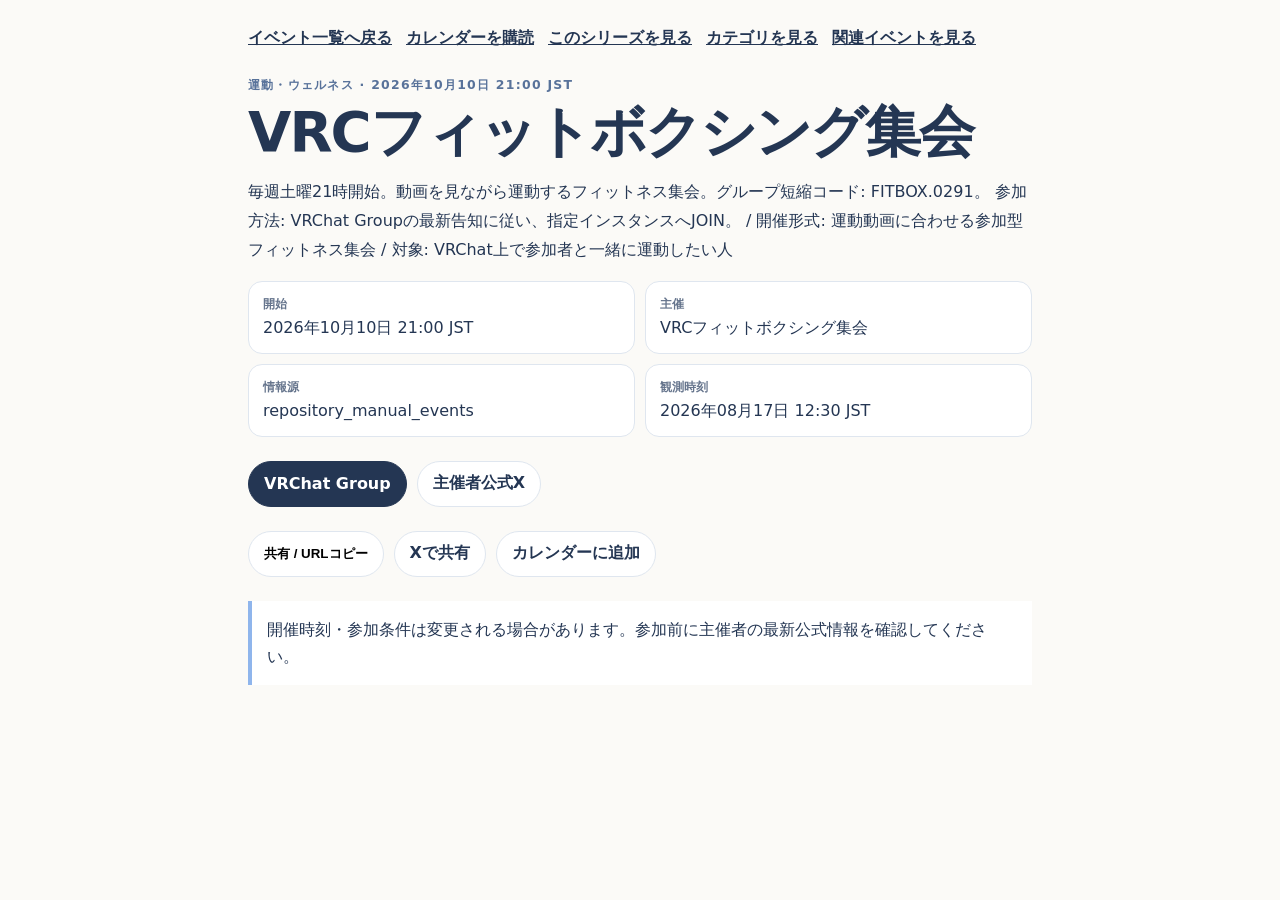
<file: events/00c06c23ca3832786280/index.html>
<!doctype html>
<html lang="ja">
<head>
<meta charset="utf-8">
<meta name="viewport" content="width=device-width,initial-scale=1">
<title>VRCフィットボクシング集会｜2026年10月10日 21:00 JST | VRChatイベントカレンダー</title>
<meta name="description" content="2026年10月10日 21:00 JST · 運動・ウェルネス · 毎週土曜21時開始。動画を見ながら運動するフィットネス集会。グループ短縮コード: FITBOX.0291。 参加方法: VRChat Groupの最新告知に従い、指定インスタンスへJOIN。 / 開催形式: 運動動画に…">
<meta name="robots" content="index,follow,max-image-preview:large,max-snippet:-1">
<link rel="canonical" href="https://kafka2306.github.io/cast_event_cal/events/00c06c23ca3832786280/">
<meta property="og:type" content="website">
<meta property="og:locale" content="ja_JP">
<meta property="og:site_name" content="VRChatイベントカレンダー">
<meta property="og:title" content="VRCフィットボクシング集会">
<meta property="og:description" content="2026年10月10日 21:00 JST · 運動・ウェルネス · 毎週土曜21時開始。動画を見ながら運動するフィットネス集会。グループ短縮コード: FITBOX.0291。 参加方法: VRChat Groupの最新告知に従い、指定インスタンスへJOIN。 / 開催形式: 運動動画に…">
<meta property="og:url" content="https://kafka2306.github.io/cast_event_cal/events/00c06c23ca3832786280/">
<!-- social-meta:start -->
<meta property="og:image" content="https://kafka2306.github.io/cast_event_cal/og/events/00c06c23ca3832786280.png">
<meta property="og:image:type" content="image/png">
<meta property="og:image:alt" content="VRCフィットボクシング集会">
<meta property="og:image:width" content="1200">
<meta property="og:image:height" content="630">
<meta name="twitter:card" content="summary_large_image">
<meta name="twitter:image" content="https://kafka2306.github.io/cast_event_cal/og/events/00c06c23ca3832786280.png">
<meta name="twitter:image:alt" content="VRCフィットボクシング集会">
<!-- social-meta:end -->
<style>
:root{--bg:#fbfaf7;--surface:#fff;--ink:#243653;--muted:#66758d;--line:#dfe6ef}*{box-sizing:border-box}body{margin:0;background:var(--bg);color:var(--ink);font-family:Inter,ui-sans-serif,system-ui,-apple-system,"Noto Sans JP",sans-serif}main{width:min(820px,100%);margin:auto;padding:28px 18px 64px}a{color:inherit}nav{display:flex;gap:14px;flex-wrap:wrap;margin-bottom:28px}nav a{font-weight:700}.eyebrow{font-size:.78rem;font-weight:800;letter-spacing:.1em;color:#58729a}h1{font-size:clamp(1.8rem,6vw,3.5rem);line-height:1.08;letter-spacing:-.035em;margin:.5rem 0 1rem}.hero-image{width:100%;max-height:440px;object-fit:cover;border-radius:18px;border:1px solid var(--line);background:#f2f5f9}.description{line-height:1.8;font-size:1rem;white-space:pre-wrap}dl{display:grid;grid-template-columns:repeat(2,minmax(0,1fr));gap:10px}dl div{padding:14px;border:1px solid var(--line);border-radius:14px;background:var(--surface)}dt{font-size:.75rem;color:var(--muted);font-weight:800}dd{margin:5px 0 0;overflow-wrap:anywhere}.actions{display:flex;gap:10px;flex-wrap:wrap;margin:24px 0}.action{display:inline-flex;min-height:46px;align-items:center;padding:10px 15px;border:1px solid var(--line);border-radius:999px;text-decoration:none;font-weight:800;background:var(--surface)}.action.primary{background:var(--ink);color:white;border-color:var(--ink)}.notice{padding:15px;border-left:4px solid #8fb5ec;background:#fff;line-height:1.7}details{margin-top:26px;padding:14px;border-top:1px solid var(--line)}li{margin:.6rem 0}@media(max-width:560px){dl{grid-template-columns:1fr}}
</style>
<script src="../../analytics.js" data-config="../../analytics-config.json" defer></script>
<script src="../../share.js" defer></script>
</head>
<body data-page-kind="event-detail" data-event-id="00c06c23ca3832786280" data-category="wellness">
<main>
<nav><a href="../../">イベント一覧へ戻る</a><a href="../../calendar.ics" data-track="calendar_download">カレンダーを購読</a><!-- series-link:start --><a href="../../series/vrc-fit-boxing/" data-track="series_open" data-event-id="00c06c23ca3832786280" data-category="wellness" data-destination-type="series">このシリーズを見る</a><!-- series-link:end --><!-- event-crawl-links:start --><a href="../../categories/wellness/">カテゴリを見る</a><a href="../d8003630b759fc46627c/">関連イベントを見る</a><!-- event-crawl-links:end --></nav>
<div class="eyebrow">運動・ウェルネス · 2026年10月10日 21:00 JST</div>
<h1>VRCフィットボクシング集会</h1>

<p class="description">毎週土曜21時開始。動画を見ながら運動するフィットネス集会。グループ短縮コード: FITBOX.0291。 参加方法: VRChat Groupの最新告知に従い、指定インスタンスへJOIN。 / 開催形式: 運動動画に合わせる参加型フィットネス集会 / 対象: VRChat上で参加者と一緒に運動したい人</p>
<dl>
<div><dt>開始</dt><dd>2026年10月10日 21:00 JST</dd></div>

<div><dt>主催</dt><dd>VRCフィットボクシング集会</dd></div>
<div><dt>情報源</dt><dd>repository_manual_events</dd></div>
<div><dt>観測時刻</dt><dd>2026年08月17日 12:30 JST</dd></div>
</dl>
<div class="actions"><a class="action primary" href="https://vrc.group/FITBOX.0291" target="_blank" rel="noopener noreferrer" data-track="official_link_click" data-event-id="00c06c23ca3832786280" data-category="wellness">VRChat Group</a><a class="action " href="https://x.com/fi_sound" target="_blank" rel="noopener noreferrer" data-track="official_link_click" data-event-id="00c06c23ca3832786280" data-category="wellness">主催者公式X</a></div>
<!-- share-controls:start --><div class="actions share-actions"><button class="action" type="button" data-share-native data-share-url="https://kafka2306.github.io/cast_event_cal/events/00c06c23ca3832786280/?utm_source=share&amp;utm_medium=social&amp;utm_campaign=event_share" data-share-title="VRCフィットボクシング集会" data-track="share_click" data-event-id="00c06c23ca3832786280" data-category="wellness" data-destination-type="native">共有 / URLコピー</button><a class="action" href="https://x.com/intent/tweet?text=VRC%E3%83%95%E3%82%A3%E3%83%83%E3%83%88%E3%83%9C%E3%82%AF%E3%82%B7%E3%83%B3%E3%82%B0%E9%9B%86%E4%BC%9A&amp;url=https%3A%2F%2Fkafka2306.github.io%2Fcast_event_cal%2Fevents%2F00c06c23ca3832786280%2F%3Futm_source%3Dx%26utm_medium%3Dsocial%26utm_campaign%3Devent_share" target="_blank" rel="noopener noreferrer" data-track="share_click" data-event-id="00c06c23ca3832786280" data-category="wellness" data-destination-type="x">Xで共有</a><a class="action" href="event.ics" download data-track="calendar_event_download" data-event-id="00c06c23ca3832786280" data-category="wellness" data-destination-type="ics">カレンダーに追加</a><span class="share-status" aria-live="polite"></span></div><!-- share-controls:end -->
<p class="notice">開催時刻・参加条件は変更される場合があります。参加前に主催者の最新公式情報を確認してください。</p>

</main>
</body>
</html>
</file>
<file: tonight/tonight.css>
:root{--bg:#fbfaf7;--surface:#fff;--ink:#243653;--muted:#66758d;--line:rgba(36,54,83,.18);--blue:#8fb5ec;--mint:#b7dbc8;--rose:#efb4c1;--gold:#efcf8f;--shadow:0 18px 48px rgba(76,91,125,.09);font-family:Inter,"Noto Sans JP",system-ui,sans-serif}*{box-sizing:border-box}html{scroll-behavior:smooth;scroll-padding-top:92px}body{margin:0;color:var(--ink);background:radial-gradient(circle at 8% 0,rgba(143,181,236,.22),transparent 30rem),radial-gradient(circle at 94% 12%,rgba(185,168,230,.15),transparent 28rem),var(--bg);font-size:16px;line-height:1.7}a{color:inherit}button,input,select{font:inherit;min-height:44px}a:focus-visible,button:focus-visible,input:focus-visible,select:focus-visible,summary:focus-visible,[tabindex="-1"]:focus-visible{outline:3px solid #1d63aa;outline-offset:3px}.skip{position:fixed;top:8px;left:8px;z-index:1000;padding:11px 15px;border-radius:10px;background:var(--ink);color:#fff;transform:translateY(-150%)}.skip:focus{transform:translateY(0)}header{position:sticky;top:0;z-index:40;display:flex;justify-content:space-between;align-items:center;gap:18px;padding:12px max(16px,calc((100% - 1100px)/2));border-bottom:1px solid var(--line);background:rgba(251,250,247,.94);backdrop-filter:blur(18px)}.brand{font-weight:900;text-decoration:none}.brand span{color:#648fc9}nav{display:flex;flex-wrap:wrap;gap:4px}nav a{display:inline-flex;min-height:44px;align-items:center;padding:8px 11px;border-radius:999px;color:var(--muted);text-decoration:none;font-weight:800}main{width:min(1100px,calc(100% - 28px));margin:auto;padding:50px 0}.hero{display:grid;grid-template-columns:1.3fr .7fr;gap:24px;align-items:end}.eyebrow{margin:0 0 8px;color:#5577a3;font-size:12px;font-weight:900;letter-spacing:.12em}h1{margin:0;max-width:15ch;font-size:clamp(45px,7vw,78px);line-height:.98;letter-spacing:-.06em}.hero>div>p:last-child{max-width:740px;color:var(--muted);font-size:17px}.hero aside,.filters,.recommendation,.event-card,.state{border:1px solid var(--line);border-radius:20px;background:rgba(255,255,255,.92);box-shadow:var(--shadow)}.hero aside{display:grid;gap:7px;padding:20px}.hero aside strong{font-size:20px}.hero aside span{color:var(--muted)}.hero aside a{display:inline-flex;min-height:44px;align-items:center;font-weight:800}.filters{position:sticky;top:76px;z-index:30;margin-top:28px;padding:17px;background:rgba(251,250,247,.95);backdrop-filter:blur(18px)}.section-heading{display:flex;justify-content:space-between;align-items:end;gap:18px;margin-bottom:12px}.section-heading h2{margin:0;font-size:30px}.section-heading>p{margin:0;color:var(--muted)}.section-heading button,.recommendation button,#more{padding:8px 12px;border:1px solid var(--line);border-radius:10px;background:#fff;color:var(--ink);cursor:pointer;font-weight:800}.filter-grid{display:grid;grid-template-columns:1.5fr .65fr .8fr .8fr;gap:10px}.filter-grid label{display:grid;gap:5px;color:var(--muted);font-size:12px;font-weight:800}.filter-grid input,.filter-grid select{width:100%;min-width:0;padding:9px 11px;border:1px solid var(--line);border-radius:10px;background:#fff}.deadline-toggle{display:flex;min-height:48px;align-items:center;gap:9px;margin-top:10px;padding:8px 10px;border-radius:11px;background:#f3f6f9;cursor:pointer}.deadline-toggle input{width:20px;height:20px}.active{display:flex;flex-wrap:wrap;gap:6px;min-height:34px;margin-top:9px}.chip{display:inline-flex;min-height:30px;align-items:center;padding:4px 9px;border:1px solid var(--line);border-radius:999px;background:#fff;color:var(--muted);font-size:12px;font-weight:800}.status-legend{display:flex;flex-wrap:wrap;gap:7px;margin:16px 0}.event-state,.event-mode{display:inline-flex;min-height:29px;align-items:center;padding:4px 9px;border:1px solid currentColor;border-radius:999px;font-size:11px;font-weight:900}.event-state::before{margin-right:5px;font-size:9px}.state-live{color:#24543b}.state-live::before{content:"●"}.state-soon{color:#7b4b0c;border-style:dashed}.state-soon::before{content:"△"}.state-tonight{color:#36577f}.state-tonight::before{content:"◆"}.state-unknown{color:#7a3e50;border-style:dotted}.state-unknown::before{content:"?"}.event-mode{color:#596476;background:#f3f6f9}.recommendation{display:flex;align-items:center;gap:13px;margin-bottom:20px;padding:15px}.recommendation h2{margin:0;font-size:20px}.recommendation p{flex:1;margin:0;color:var(--muted)}.recommendation button[aria-pressed="true"]{background:var(--ink);color:#fff}.event-list{display:grid;gap:11px}.event-card{display:grid;grid-template-columns:120px minmax(0,1fr);gap:17px;padding:17px}.event-time{padding:11px;border-radius:13px;background:#f3f6f9}.event-time strong{display:block;font-size:22px}.event-time span{display:block;color:var(--muted)}.event-state-row{display:flex;flex-wrap:wrap;gap:6px}.event-card h3{margin:8px 0 4px;font-size:21px;line-height:1.4}.event-host,.participation{margin:5px 0;color:var(--muted)}.participation{color:var(--ink);font-weight:750}.actions{display:flex;flex-wrap:wrap;gap:7px;margin-top:12px}.action{display:inline-flex;min-height:46px;align-items:center;justify-content:center;padding:9px 13px;border:1px solid var(--line);border-radius:10px;background:#fff;text-decoration:none;font-weight:850}.action.primary{background:var(--ink);border-color:var(--ink);color:#fff}.event-card details{margin-top:12px;border-top:1px solid var(--line)}.event-card summary{min-height:44px;padding:11px 0;cursor:pointer;font-weight:800}.details-body{padding-top:5px}.description{color:var(--muted)}.details-body dl{display:grid;grid-template-columns:repeat(2,1fr);gap:8px}.details-body dl div{padding:9px;border-radius:9px;background:#f3f6f9}.details-body dt{color:var(--muted);font-size:11px;font-weight:850}.details-body dd{margin:3px 0 0}.proof{display:flex;flex-wrap:wrap;gap:6px;margin-top:9px}.proof a{display:inline-flex;min-height:36px;align-items:center;padding:5px 8px;border-radius:8px;background:#eef3fa;font-size:12px;font-weight:800;text-decoration:none}.state{padding:38px;text-align:center;color:var(--muted)}.error{color:#8b3d4b;border-color:#d4a0aa}#more{display:block;min-width:min(300px,100%);margin:17px auto 0}footer{width:min(1100px,calc(100% - 28px));margin:auto;padding:22px 0;border-top:1px solid var(--line);color:var(--muted)}[hidden]{display:none!important}@media(max-width:900px){.hero{grid-template-columns:1fr}.filter-grid{grid-template-columns:1fr 1fr}.filters{position:static}.recommendation{align-items:flex-start;flex-wrap:wrap}}@media(max-width:620px){header{position:static;align-items:flex-start;flex-direction:column}nav{width:100%;overflow-x:auto;flex-wrap:nowrap}nav a{flex:0 0 auto}main{width:min(100% - 18px,1100px);padding-top:34px}h1{font-size:44px}.filter-grid{grid-template-columns:1fr}.section-heading{align-items:flex-start;flex-direction:column}.recommendation{display:grid}.recommendation button{width:100%}.event-card{grid-template-columns:1fr;padding:14px}.event-time{display:flex;justify-content:space-between;align-items:center}.actions{display:grid}.action{width:100%}.details-body dl{grid-template-columns:1fr}}@media(prefers-reduced-motion:reduce){*{scroll-behavior:auto!important;transition:none!important}}
</file>
<file: tonight/kafka-signal.css>
:root{--ks-canvas:#FBFAF7;--ks-surface:#FFF;--ks-surface-subtle:#F4F2EC;--ks-ink:#243653;--ks-muted:#56657A;--ks-border:#C9D0DA;--ks-primary:#4D72A8;--ks-primary-soft:#DCE8F7;--ks-focus:#174D8B;--ks-attention:#8A4A10;--ks-attention-soft:#FBE3C9;--ks-radius-sm:.25rem;--ks-radius-md:.5rem}body{background:var(--ks-canvas);color:var(--ks-ink)}header,.filters{background:rgb(251 250 247/.97);backdrop-filter:none}.hero aside,.filters,.recommendation,.event-card,.state{border-color:var(--ks-border);border-radius:var(--ks-radius-md);box-shadow:0 1px 2px rgb(36 54 83/.08)}nav a,.event-state,.event-mode,.active>*{border-radius:var(--ks-radius-sm)}.event-card{background:var(--ks-surface)}.event-card details{border-top:1px solid var(--ks-border)}.event-card details summary{min-height:44px;display:flex;align-items:center}.why-shown{margin:.75rem 0 0;padding:.75rem;border-left:3px solid var(--ks-primary);background:var(--ks-primary-soft);font-size:.875rem}.entry-contract{display:grid;grid-template-columns:minmax(0,1fr) auto;gap:1rem;align-items:center;margin:1rem 0;padding:1rem;border:1px solid var(--ks-border);border-radius:var(--ks-radius-md);background:var(--ks-surface)}.entry-contract p{margin:0}.entry-contract a{min-height:44px;display:inline-flex;align-items:center;font-weight:800}.ks-version{font:700 .875rem/1.4 ui-monospace,SFMono-Regular,Consolas,monospace;color:var(--ks-muted)}:where(a,button,input,select,summary):focus-visible{outline:none;box-shadow:0 0 0 3px var(--ks-canvas),0 0 0 6px var(--ks-focus)}@media(max-width:620px){.entry-contract{grid-template-columns:1fr}.actions .action{min-height:48px}}@media(prefers-reduced-motion:reduce){*,*::before,*::after{animation-duration:.01ms!important;animation-iteration-count:1!important;transition-duration:.01ms!important;scroll-behavior:auto!important}}
</file>
